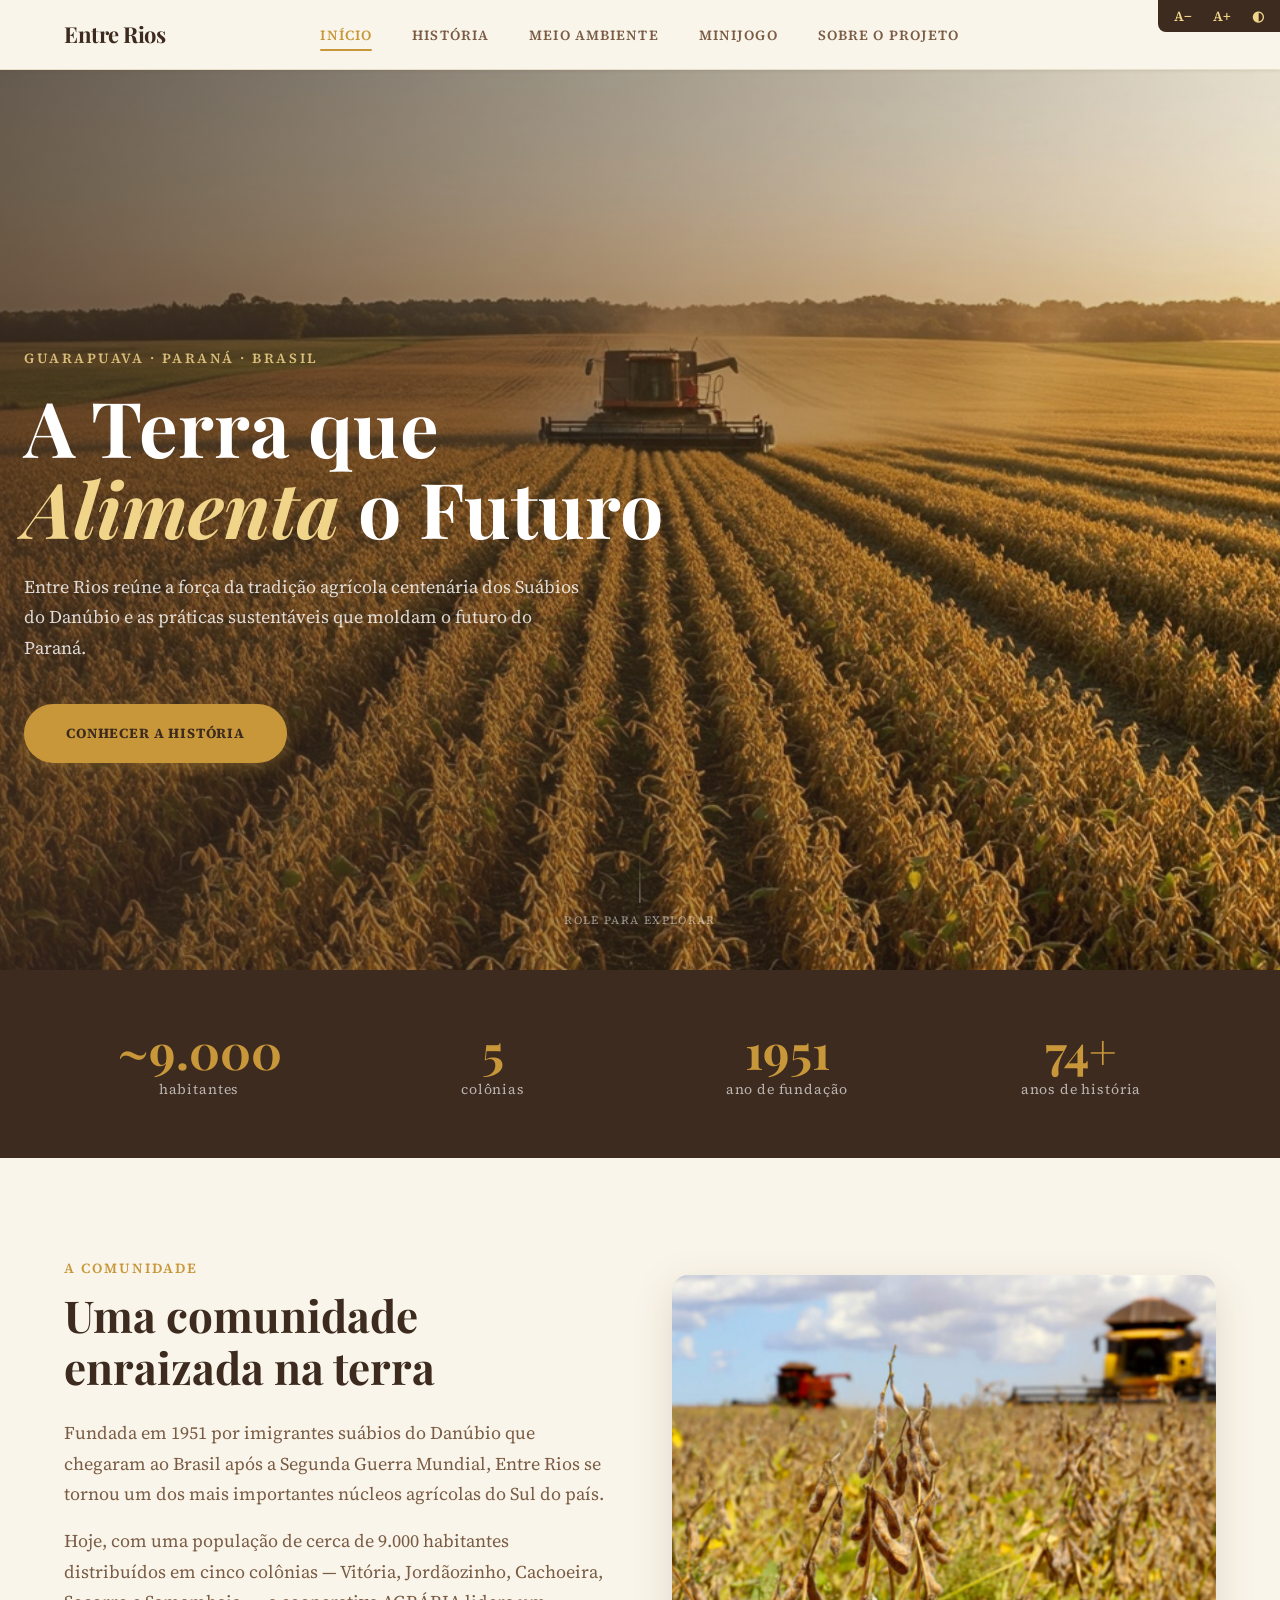
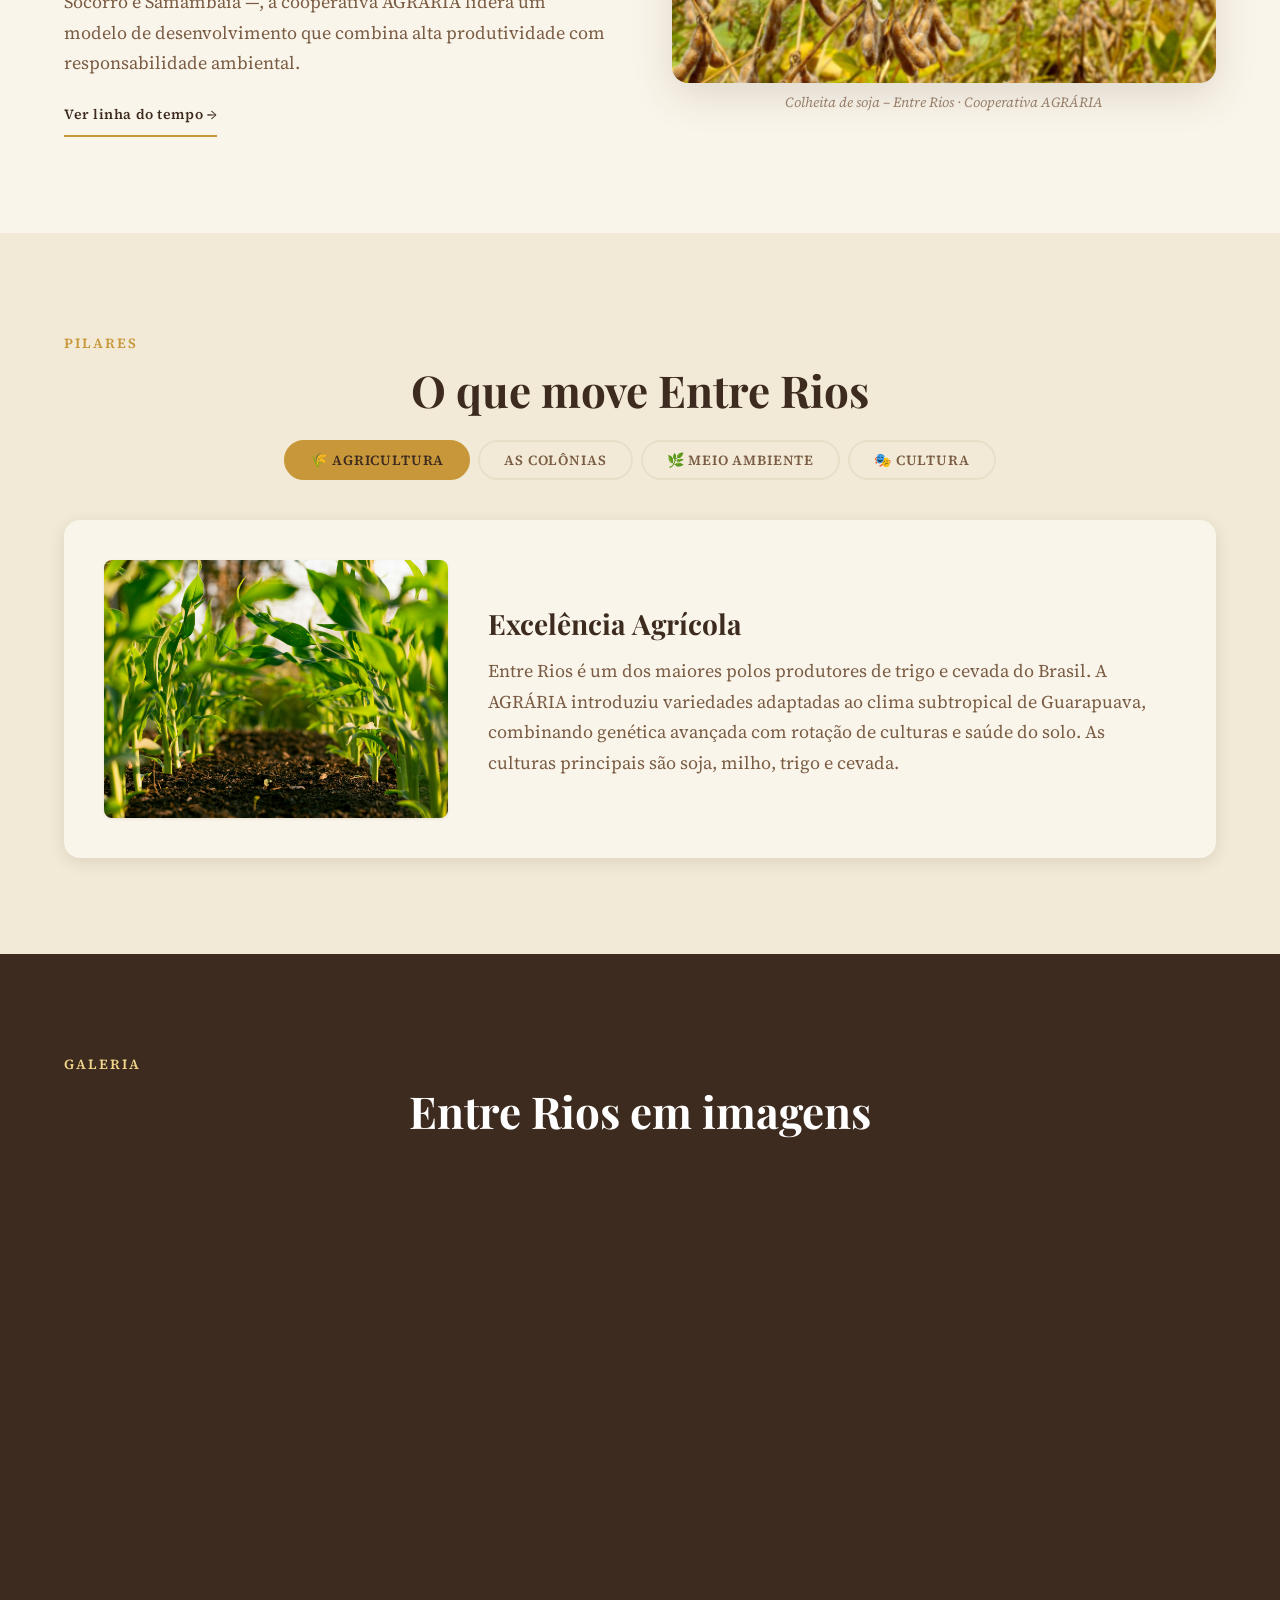
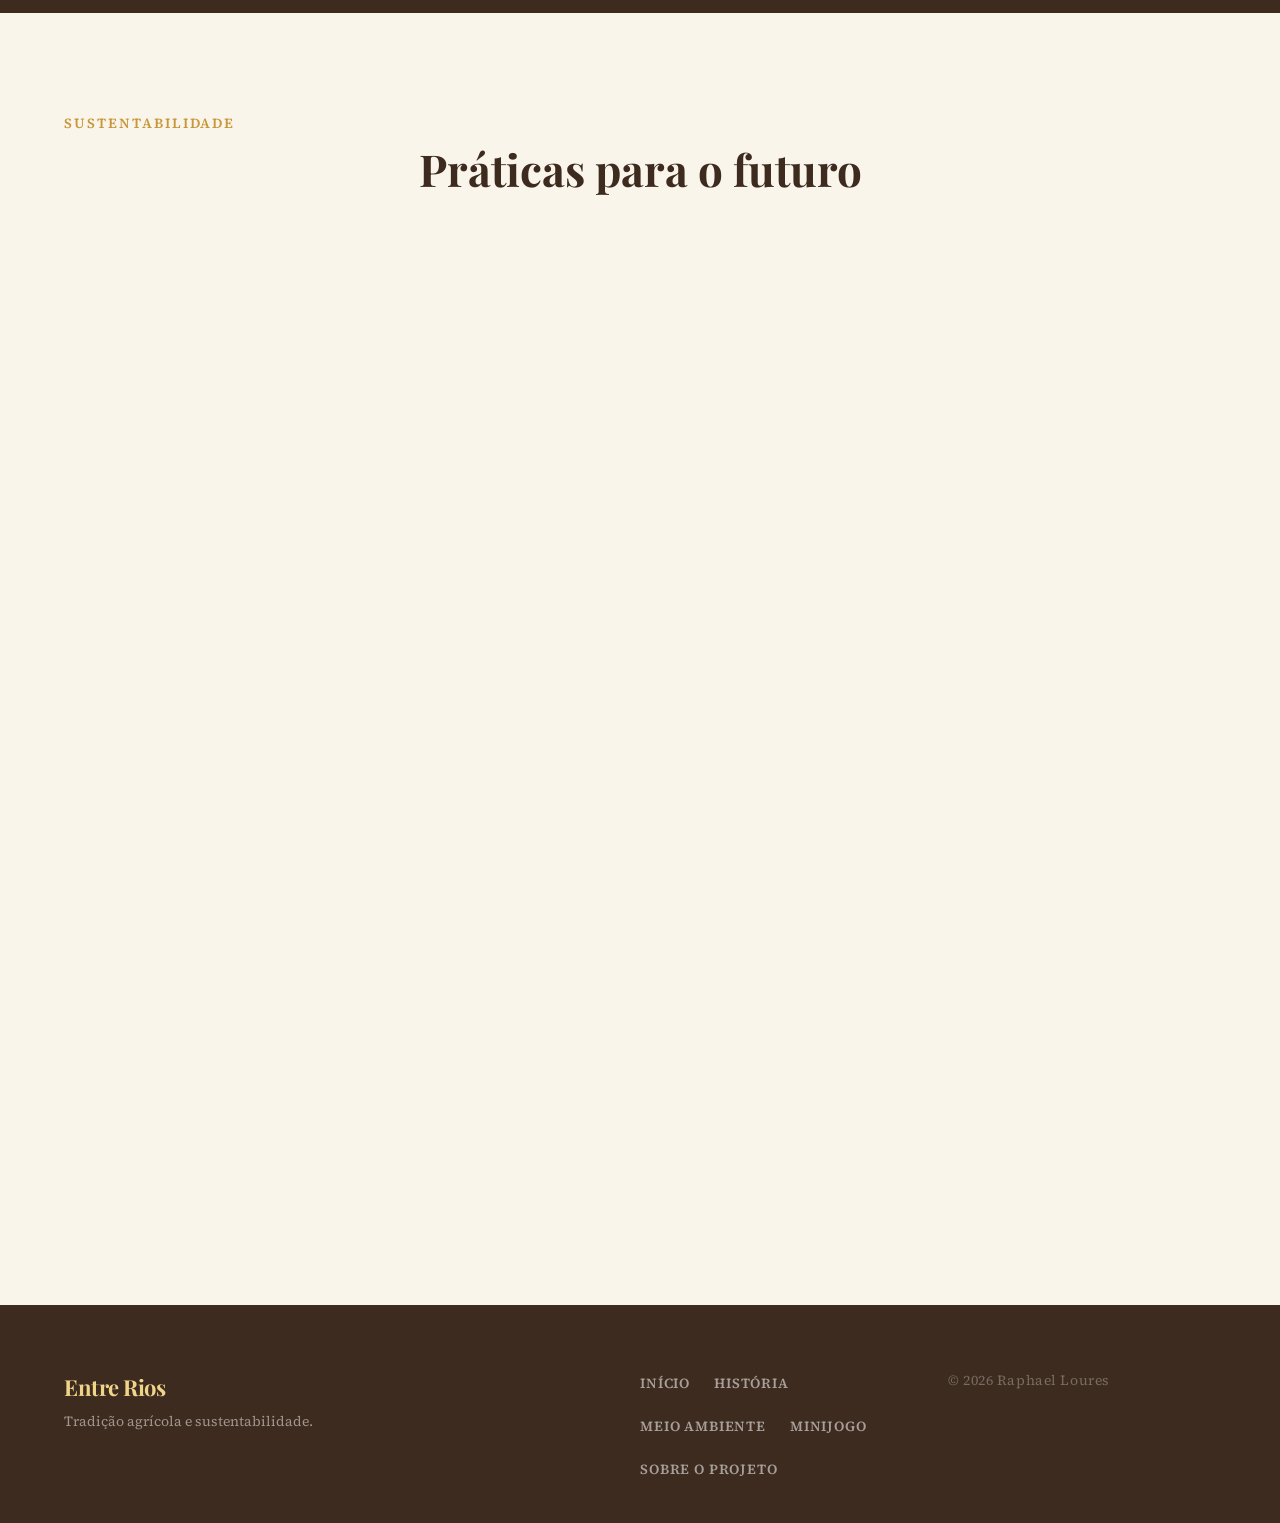
<file: index.html>
<!DOCTYPE html>
<html lang="pt-BR">
<head>
  <meta charset="UTF-8" />
  <meta name="viewport" content="width=device-width, initial-scale=1.0" />
  <meta name="description" content="Entre Rios – Tradição agrícola e sustentabilidade no coração do Paraná." />
  <title>Entre Rios – Tradição & Sustentabilidade</title>
  <link rel="stylesheet" href="style.css" />

  <link rel="preconnect" href="https://fonts.googleapis.com" />
  <link rel="preconnect" href="https://fonts.gstatic.com" crossorigin />
  <link href="https://fonts.googleapis.com/css2?family=Playfair+Display:ital,wght@0,500;0,700;1,500&family=Source+Serif+4:opsz,wght@8..60,300;8..60,400;8..60,600&display=swap" rel="stylesheet" />
</head>
<body>

  <div class="a11y-bar" role="toolbar" aria-label="Ferramentas de acessibilidade">
    <button class="a11y-btn" id="btn-font-dec" aria-label="Diminuir tamanho da fonte">A−</button>
    <button class="a11y-btn" id="btn-font-inc" aria-label="Aumentar tamanho da fonte">A+</button>
    <button class="a11y-btn" id="btn-contrast" aria-label="Alternar alto contraste">◐</button>
  </div>

  <header class="navbar" role="banner">
    <div class="navbar__inner">
      <a href="index.html" class="navbar__logo" aria-label="Início – Entre Rios">
        <span class="logo-text">Entre Rios</span>
      </a>
      <button class="navbar__toggle" id="nav-toggle" aria-expanded="false" aria-controls="nav-menu" aria-label="Abrir menu de navegação">
        <span class="burger-line"></span>
        <span class="burger-line"></span>
        <span class="burger-line"></span>
      </button>
      <nav id="nav-menu" class="navbar__nav" role="navigation" aria-label="Navegação principal">
        <ul class="nav__list" role="list">
          <li><a href="index.html"         class="nav__link active" aria-current="page">Início</a></li>
          <li><a href="historia.html"      class="nav__link">História</a></li>
          <li><a href="meio-ambiente.html" class="nav__link">Meio Ambiente</a></li>
          <li><a href="minijogo.html"      class="nav__link">MiniJogo</a></li>
          <li><a href="projeto.html"       class="nav__link">Sobre o Projeto</a></li>
        </ul>
      </nav>
    </div>
  </header>

  <main id="main-content">

    <section class="hero" aria-labelledby="hero-title">
      <div class="hero__bg" aria-hidden="true">
        <div class="hero__grain"></div>
        <div class="hero__overlay"></div>

        <div class="hero__particles" id="hero-particles"></div>
      </div>
      <div class="hero__content reveal">
        <p class="hero__eyebrow">Guarapuava · Paraná · Brasil</p>
        <h1 id="hero-title" class="hero__title">
          A Terra que<br />
          <em>Alimenta</em> o Futuro
        </h1>
        <p class="hero__subtitle">Entre Rios reúne a força da tradição agrícola centenária dos Suábios do Danúbio e as práticas sustentáveis que moldam o futuro do Paraná.</p>
        <a href="historia.html" class="btn-primary" aria-label="Conhecer a história de Entre Rios">Conhecer a História</a>
      </div>
      <div class="hero__scroll-hint" aria-hidden="true">
        <span class="scroll-line"></span>
        <span class="scroll-text">Role para explorar</span>
      </div>
    </section>

    <section class="stats-band reveal" aria-label="Dados sobre Entre Rios">
      <div id="stats-container" class="stats-grid" role="list">

      </div>
    </section>

    <section class="about section-pad reveal" aria-labelledby="about-title">
      <div class="container grid-2col">
        <div class="about__text">
          <span class="section-tag" aria-hidden="true">A Comunidade</span>
          <h2 id="about-title" class="section-title">Uma comunidade<br />enraizada na terra</h2>
          <p>Fundada em 1951 por imigrantes suábios do Danúbio que chegaram ao Brasil após a Segunda Guerra Mundial, Entre Rios se tornou um dos mais importantes núcleos agrícolas do Sul do país.</p>
          <p>Hoje, com uma população de cerca de 9.000 habitantes distribuídos em cinco colônias — Vitória, Jordãozinho, Cachoeira, Socorro e Samambaia —, a cooperativa AGRÁRIA lidera um modelo de desenvolvimento que combina alta produtividade com responsabilidade ambiental.</p>
          <a href="historia.html" class="btn-secondary">Ver linha do tempo →</a>
        </div>
        <figure class="about__visual" aria-label="Campos de trigo de Entre Rios ao entardecer">
          <div class="about__img-frame">
            <img src="img/img_soja.png" alt="Colheita de soja com colheitadeiras em Entre Rios, Guarapuava" style="width:100%;height:100%;object-fit:cover;display:block;" />
          </div>
          <figcaption class="about__caption">Colheita de soja – Entre Rios · Cooperativa AGRÁRIA</figcaption>
        </figure>
      </div>
    </section>

    <section class="pillars section-pad" aria-labelledby="pillars-title">
      <div class="container">
        <span class="section-tag" aria-hidden="true">Pilares</span>
        <h2 id="pillars-title" class="section-title section-title--center">O que move Entre Rios</h2>

        <div class="tabs reveal" role="tablist" aria-label="Pilares de Entre Rios">

          <div id="tab-buttons" role="tablist"></div>
          <div id="tab-panels" class="tabs__panels"></div>
        </div>
      </div>
    </section>

    <section class="gallery section-pad" aria-labelledby="gallery-title">
      <div class="container">
        <span class="section-tag" aria-hidden="true">Galeria</span>
        <h2 id="gallery-title" class="section-title section-title--center">Entre Rios em imagens</h2>
        <div class="carousel reveal" role="region" aria-label="Carrossel de fotos de Entre Rios" aria-roledescription="carrossel">
          <div class="carousel__track" id="carousel-track">

          </div>
          <div class="carousel__controls">
            <button class="carousel__btn" id="carousel-prev" aria-label="Slide anterior">&#8592;</button>
            <div class="carousel__dots" id="carousel-dots" role="tablist" aria-label="Navegação do carrossel"></div>
            <button class="carousel__btn" id="carousel-next" aria-label="Próximo slide">&#8594;</button>
          </div>
        </div>
      </div>
    </section>

    <section class="sustentabilidade section-pad" aria-labelledby="sust-title">
      <div class="container">
        <span class="section-tag" aria-hidden="true">Sustentabilidade</span>
        <h2 id="sust-title" class="section-title section-title--center">Práticas para o futuro</h2>
        <div class="cards-grid reveal" id="cards-container" role="list">

        </div>
      </div>
    </section>

    <section class="cta-band reveal" aria-labelledby="cta-title">
      <div class="container cta-band__inner">
        <div>
          <h2 id="cta-title" class="cta-band__title">Explore a história completa</h2>
          <p class="cta-band__sub">Da chegada dos imigrantes às conquistas do século XXI.</p>
        </div>
        <a href="historia.html" class="btn-primary btn-primary--light" aria-label="Ir para página de história">Ir para História →</a>
      </div>
    </section>

  </main>

  <footer class="footer" role="contentinfo">
    <div class="container footer__inner">
      <div class="footer__brand">
        <span class="logo-text">Entre Rios</span>
        <p class="footer__tagline">Tradição agrícola e sustentabilidade.</p>
      </div>
      <nav class="footer__nav" aria-label="Links do rodapé">
        <ul role="list">
          <li><a href="index.html">Início</a></li>
          <li><a href="historia.html">História</a></li>
          <li><a href="meio-ambiente.html">Meio Ambiente</a></li>
          <li><a href="minijogo.html">MiniJogo</a></li>
          <li><a href="projeto.html">Sobre o Projeto</a></li>
        </ul>
      </nav>
      <p class="footer__copy">© 2026 Raphael Loures </p>
    </div>
  </footer>

  <script src="script.js"></script>
</body>
</html>
</file>
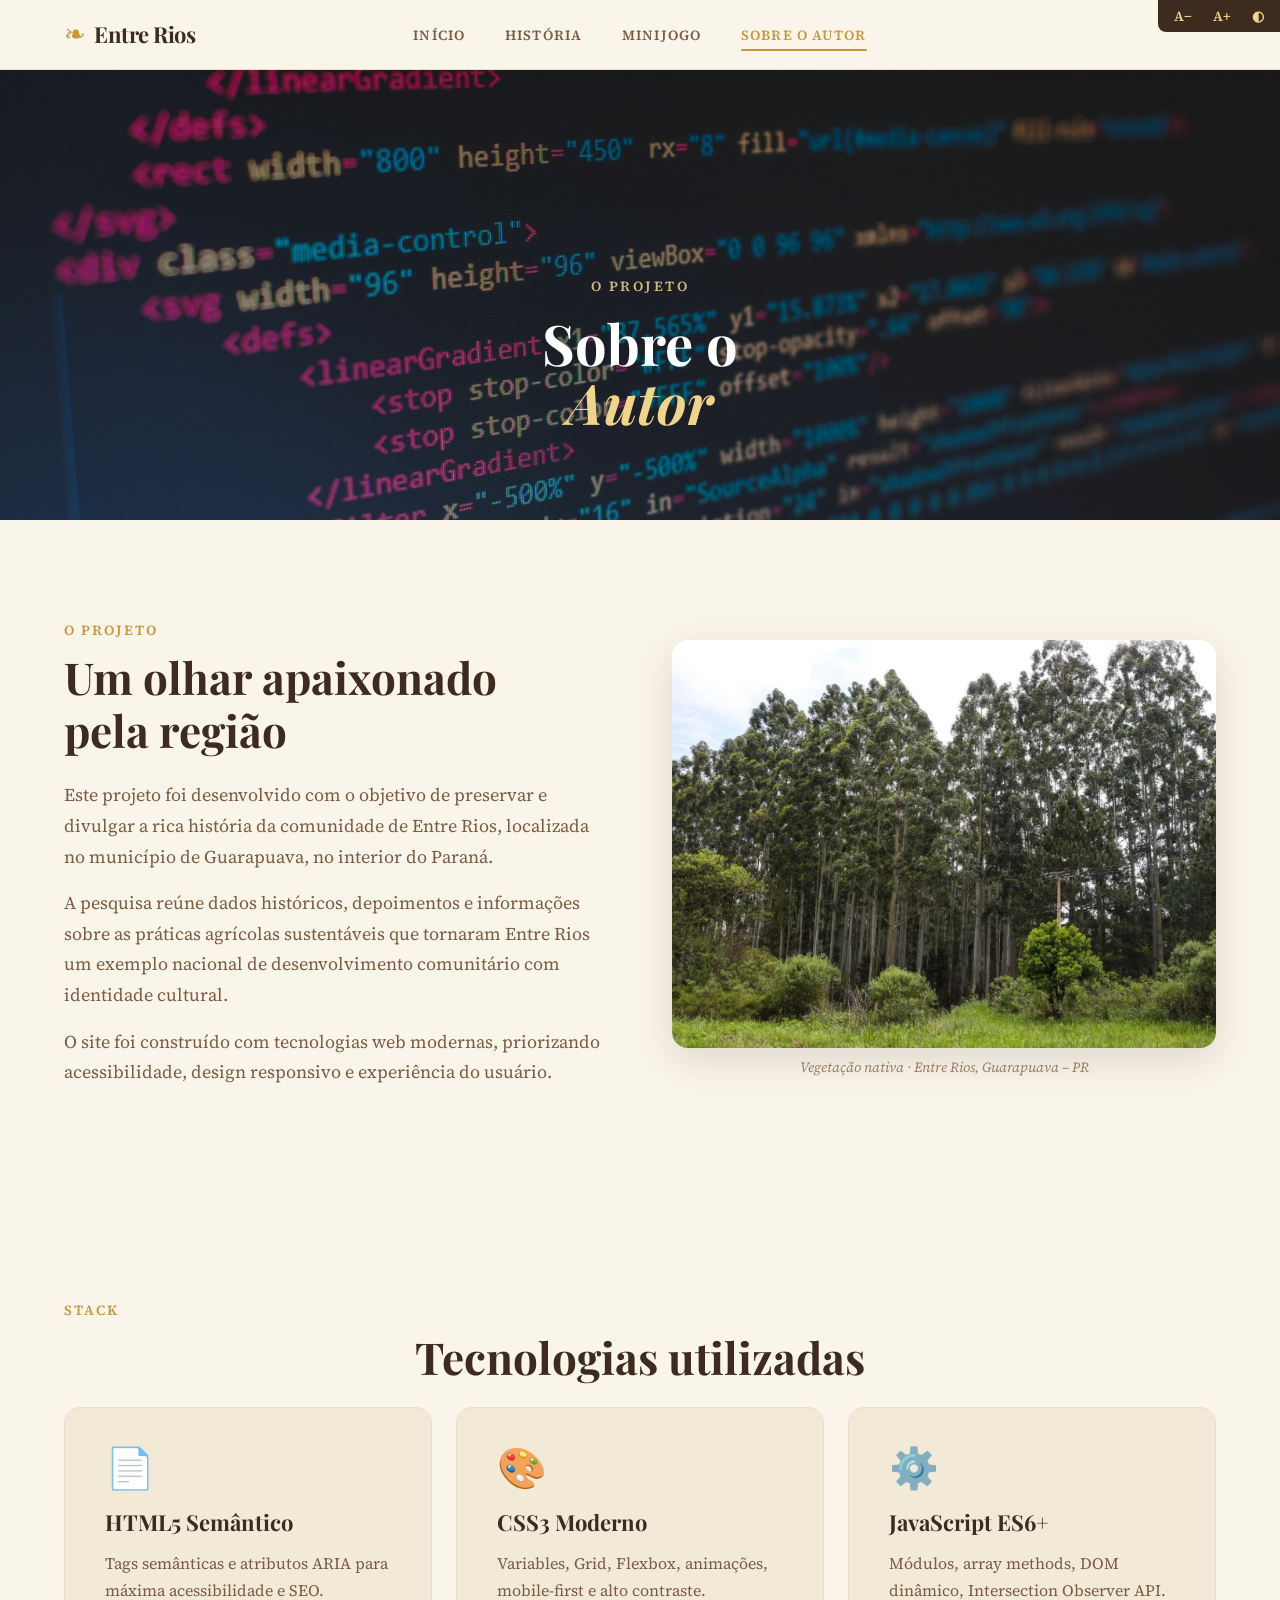
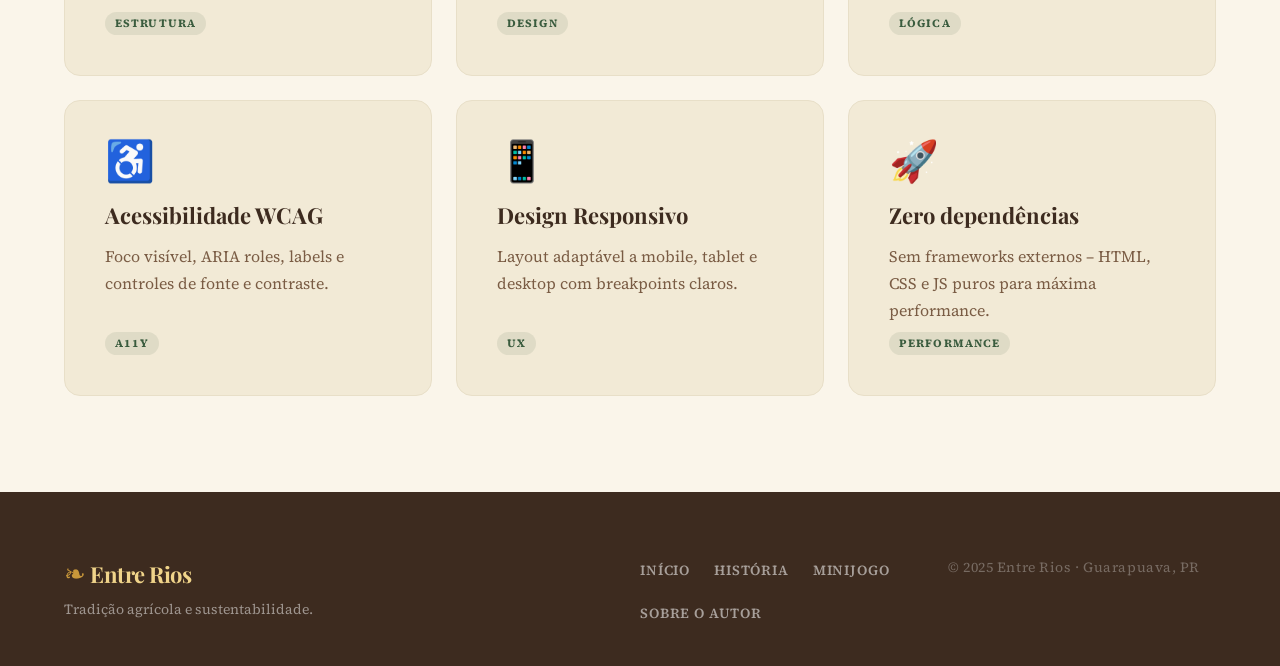
<file: autor.html>
<!DOCTYPE html>
<html lang="pt-BR">
<head>
  <meta charset="UTF-8" />
  <meta name="viewport" content="width=device-width, initial-scale=1.0" />
  <meta name="description" content="Sobre o Autor – projeto Entre Rios." />
  <title>Sobre o Autor – Entre Rios</title>
  <link rel="stylesheet" href="style.css" />
  <link rel="preconnect" href="https://fonts.googleapis.com" />
  <link rel="preconnect" href="https://fonts.gstatic.com" crossorigin />
  <link href="https://fonts.googleapis.com/css2?family=Playfair+Display:ital,wght@0,500;0,700;1,500&family=Source+Serif+4:opsz,wght@8..60,300;8..60,400;8..60,600&display=swap" rel="stylesheet" />
</head>
<body>

  <div class="a11y-bar" role="toolbar" aria-label="Ferramentas de acessibilidade">
    <button class="a11y-btn" id="btn-font-dec" aria-label="Diminuir tamanho da fonte">A−</button>
    <button class="a11y-btn" id="btn-font-inc" aria-label="Aumentar tamanho da fonte">A+</button>
    <button class="a11y-btn" id="btn-contrast" aria-label="Alternar alto contraste">◐</button>
  </div>

  <header class="navbar" role="banner">
    <div class="navbar__inner">
      <a href="index.html" class="navbar__logo" aria-label="Início – Entre Rios">
        <span class="logo-mark" aria-hidden="true">❧</span>
        <span class="logo-text">Entre Rios</span>
      </a>
      <button class="navbar__toggle" id="nav-toggle" aria-expanded="false" aria-controls="nav-menu" aria-label="Abrir menu de navegação">
        <span class="burger-line"></span>
        <span class="burger-line"></span>
        <span class="burger-line"></span>
      </button>
      <nav id="nav-menu" class="navbar__nav" role="navigation" aria-label="Navegação principal">
        <ul class="nav__list" role="list">
          <li><a href="index.html"    class="nav__link">Início</a></li>
          <li><a href="historia.html" class="nav__link">História</a></li>
          <li><a href="minijogo.html" class="nav__link">MiniJogo</a></li>
          <li><a href="autor.html"    class="nav__link active" aria-current="page">Sobre o Autor</a></li>
        </ul>
      </nav>
    </div>
  </header>

  <main id="main-content">

    <section class="page-hero page-hero--autor" aria-labelledby="autor-title">
      <div class="hero__grain" aria-hidden="true"></div>
      <div class="page-hero__content reveal">
        <p class="hero__eyebrow">O projeto</p>
        <h1 id="autor-title" class="hero__title hero__title--sm">Sobre o<br/><em>Autor</em></h1>
      </div>
    </section>

    <section class="about section-pad" aria-labelledby="autor-about-title">
      <div class="container grid-2col">
        <div class="about__text reveal">
          <span class="section-tag" aria-hidden="true">O Projeto</span>
          <h2 id="autor-about-title" class="section-title">Um olhar apaixonado<br />pela região</h2>
          <p>Este projeto foi desenvolvido com o objetivo de preservar e divulgar a rica história da comunidade de Entre Rios, localizada no município de Guarapuava, no interior do Paraná.</p>
          <p>A pesquisa reúne dados históricos, depoimentos e informações sobre as práticas agrícolas sustentáveis que tornaram Entre Rios um exemplo nacional de desenvolvimento comunitário com identidade cultural.</p>
          <p>O site foi construído com tecnologias web modernas, priorizando acessibilidade, design responsivo e experiência do usuário.</p>
        </div>
        <figure class="about__visual reveal" aria-label="Paisagem de Entre Rios">
          <div class="about__img-frame">
            <img src="img/img_mata.png" alt="Mata nativa preservada nas colônias de Entre Rios, Guarapuava" style="width:100%;height:100%;object-fit:cover;display:block;" />
          </div>
          <figcaption class="about__caption">Vegetação nativa · Entre Rios, Guarapuava – PR</figcaption>
        </figure>
      </div>
    </section>

    <!-- Cards de habilidades / tecnologias usadas -->
    <section class="sustentabilidade section-pad" aria-labelledby="tech-title">
      <div class="container">
        <span class="section-tag" aria-hidden="true">Stack</span>
        <h2 id="tech-title" class="section-title section-title--center">Tecnologias utilizadas</h2>
        <div class="cards-grid reveal" id="tech-cards" role="list">
          <!-- Renderizado via JS -->
        </div>
      </div>
    </section>

  </main>

  <footer class="footer" role="contentinfo">
    <div class="container footer__inner">
      <div class="footer__brand">
        <span class="logo-mark" aria-hidden="true">❧</span>
        <span class="logo-text">Entre Rios</span>
        <p class="footer__tagline">Tradição agrícola e sustentabilidade.</p>
      </div>
      <nav class="footer__nav" aria-label="Links do rodapé">
        <ul role="list">
          <li><a href="index.html">Início</a></li>
          <li><a href="historia.html">História</a></li>
          <li><a href="minijogo.html">MiniJogo</a></li>
          <li><a href="autor.html">Sobre o Autor</a></li>
        </ul>
      </nav>
      <p class="footer__copy">© 2025 Entre Rios · Guarapuava, PR</p>
    </div>
  </footer>

  <script src="script.js"></script>
</body>
</html>
</file>
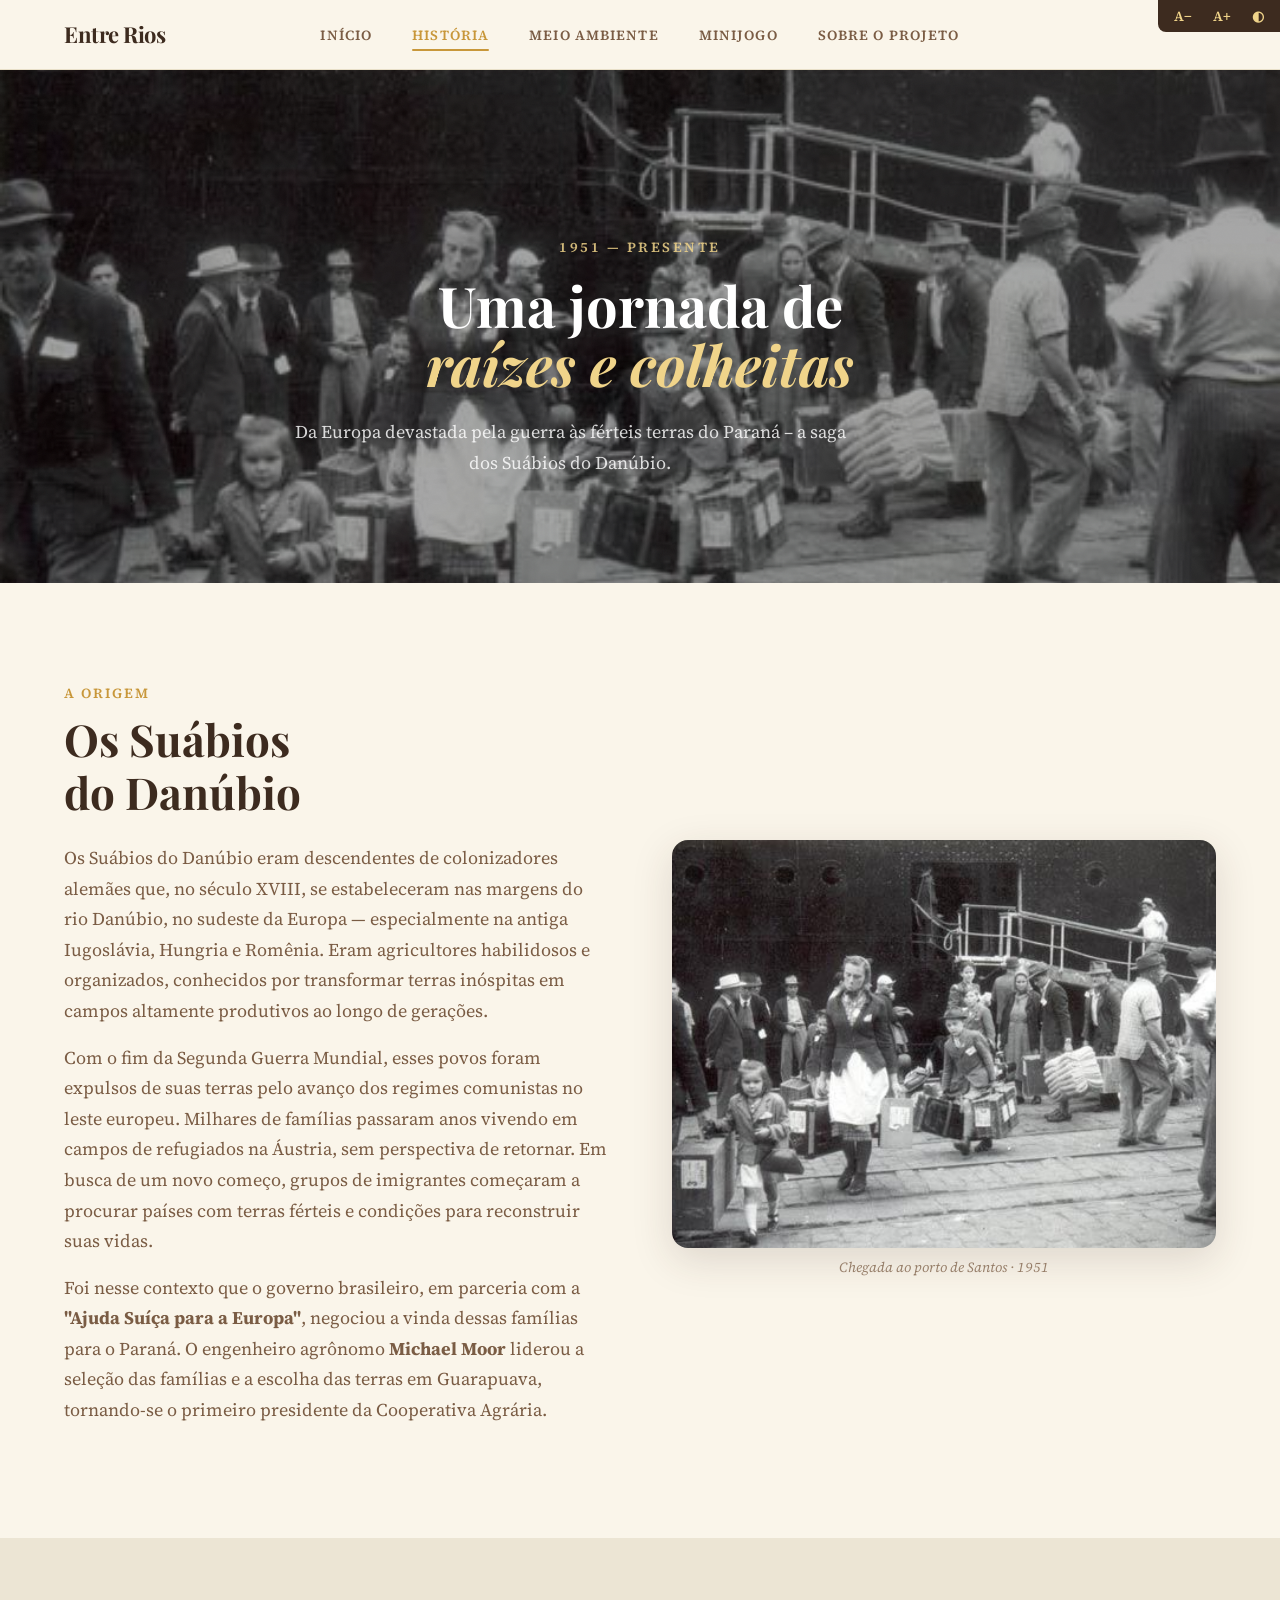
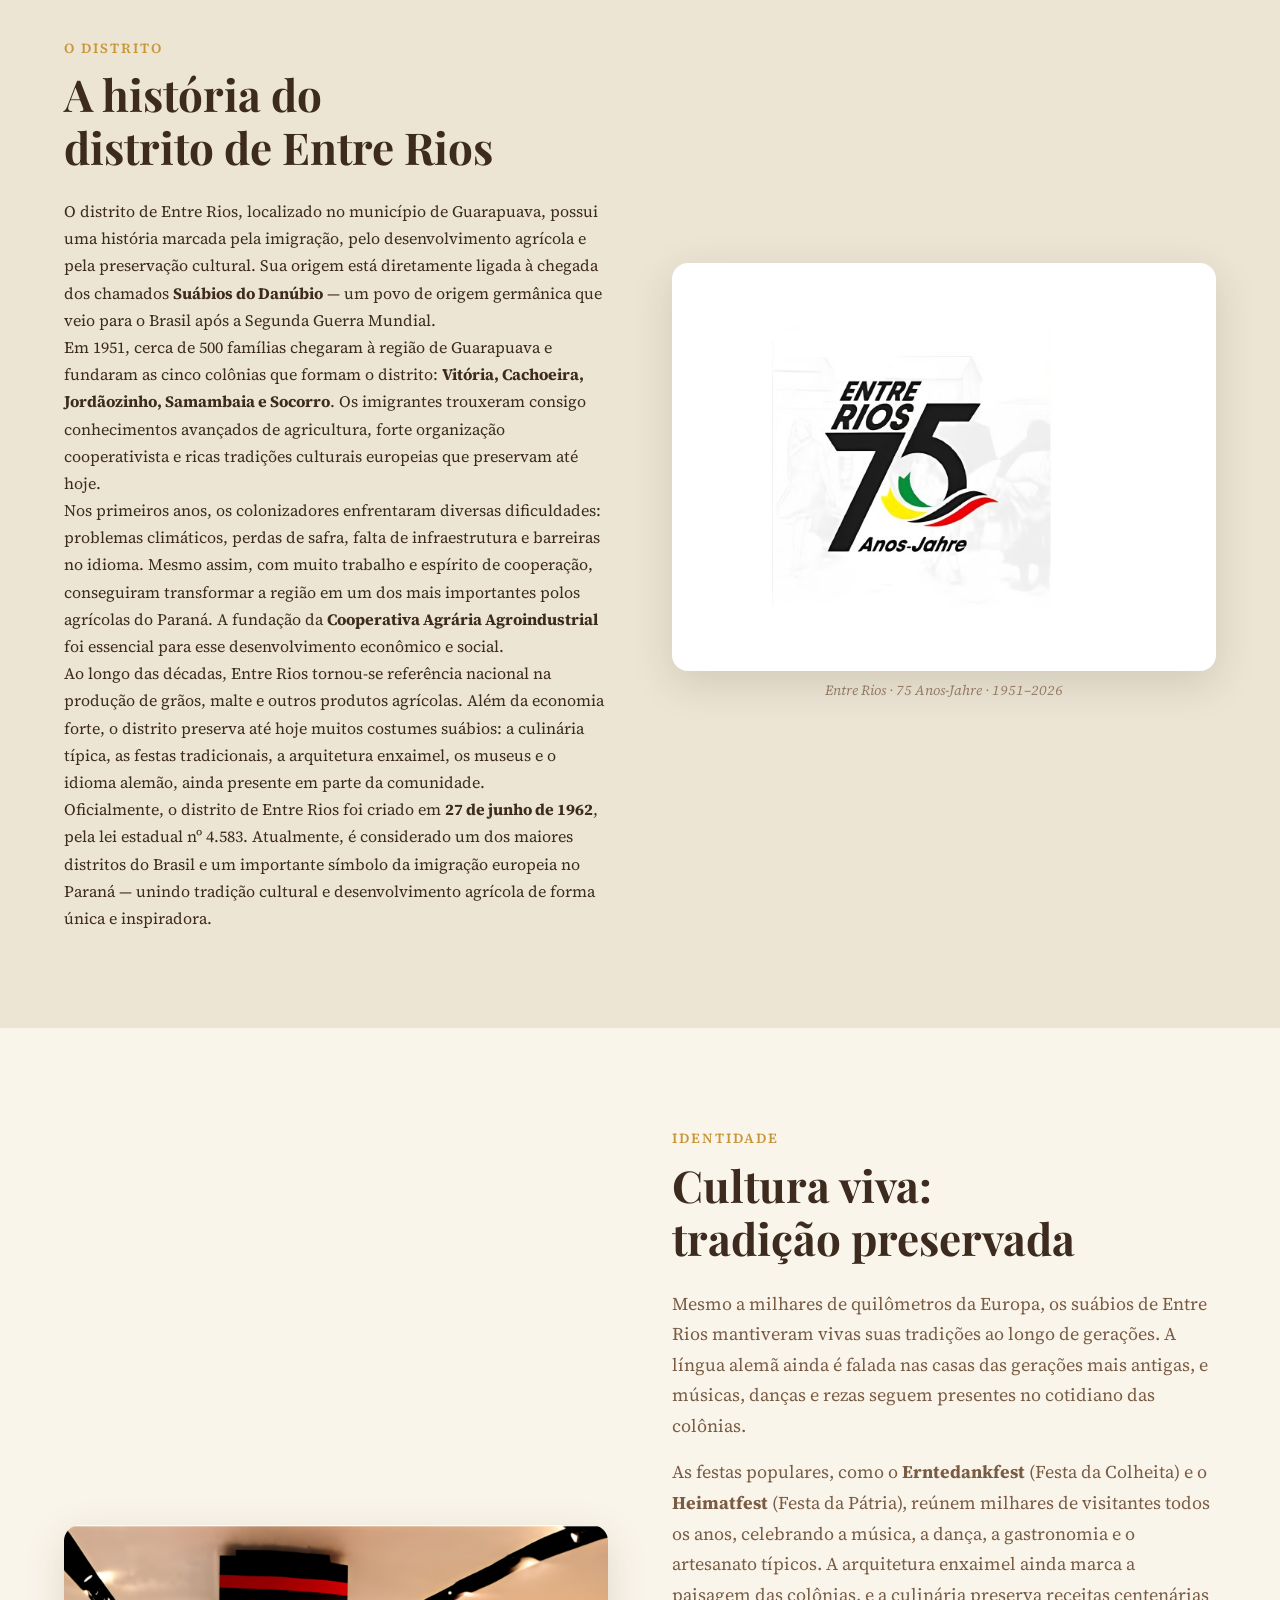
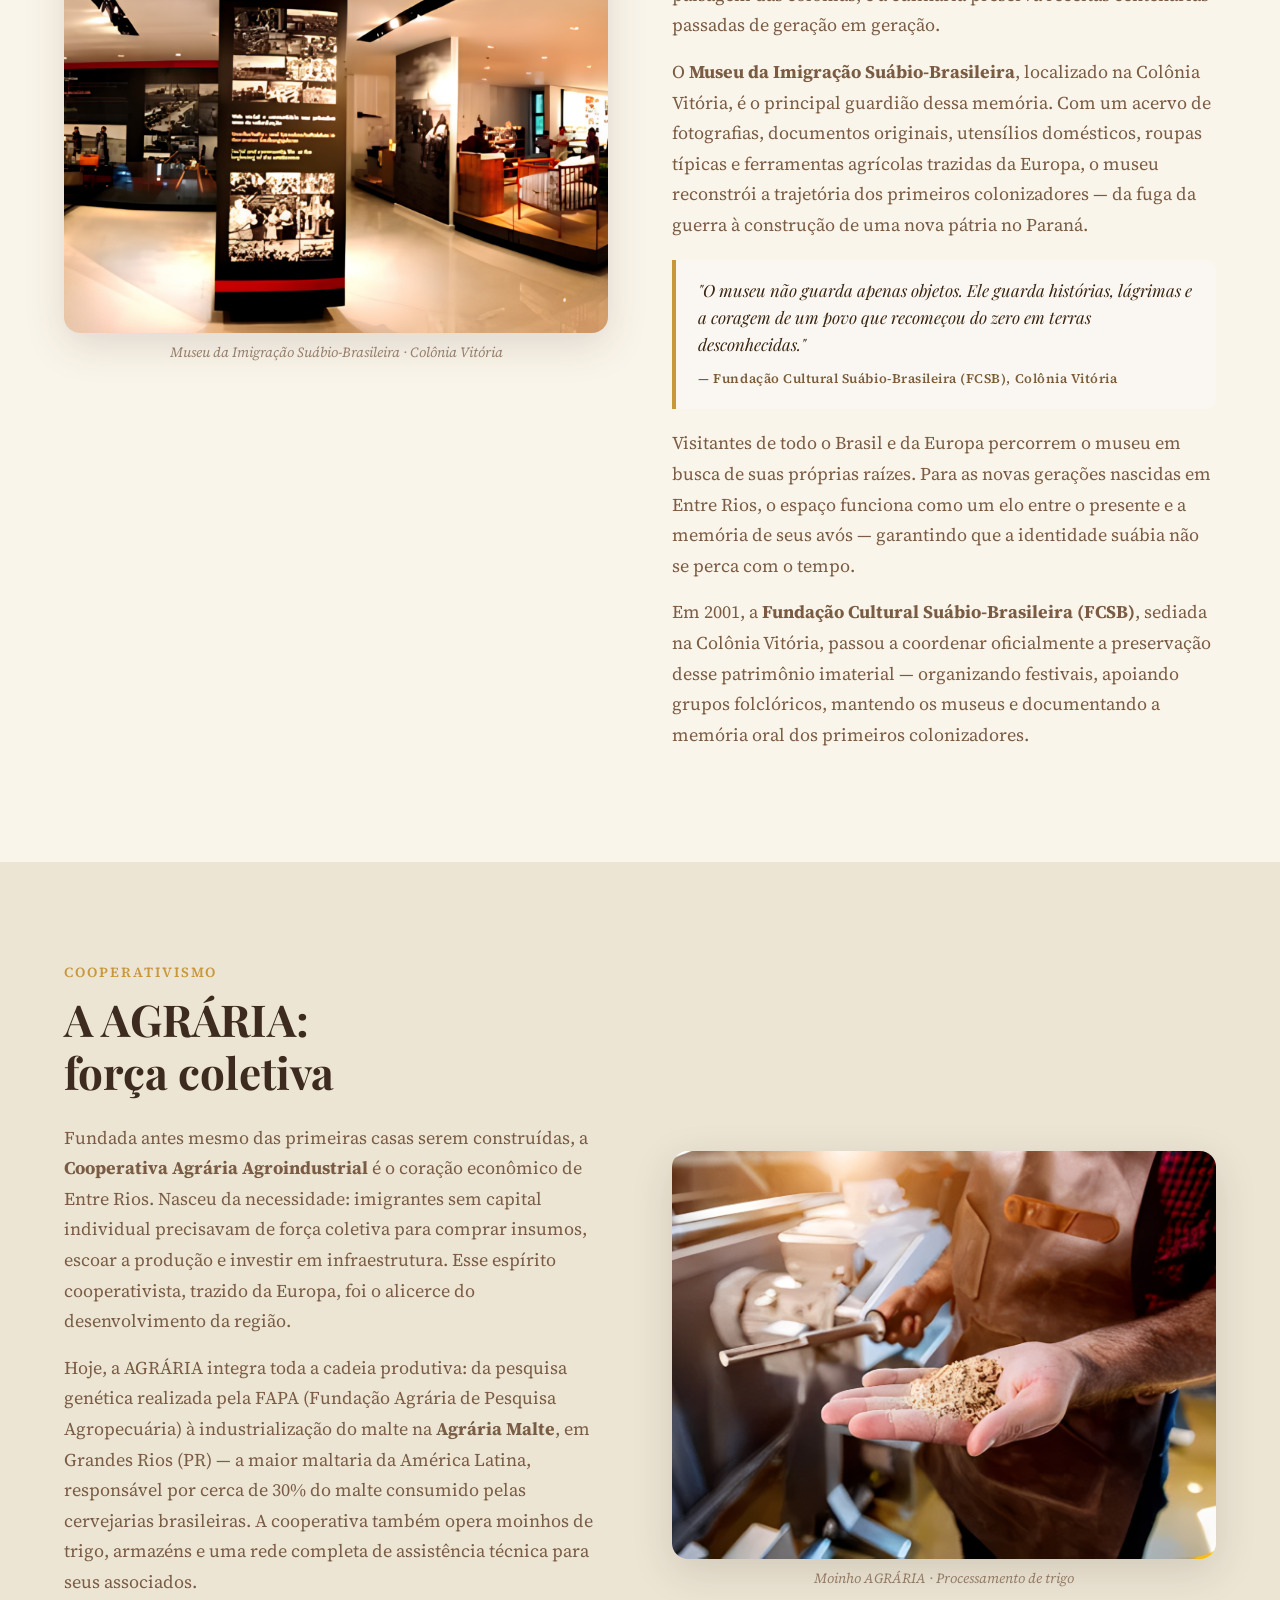
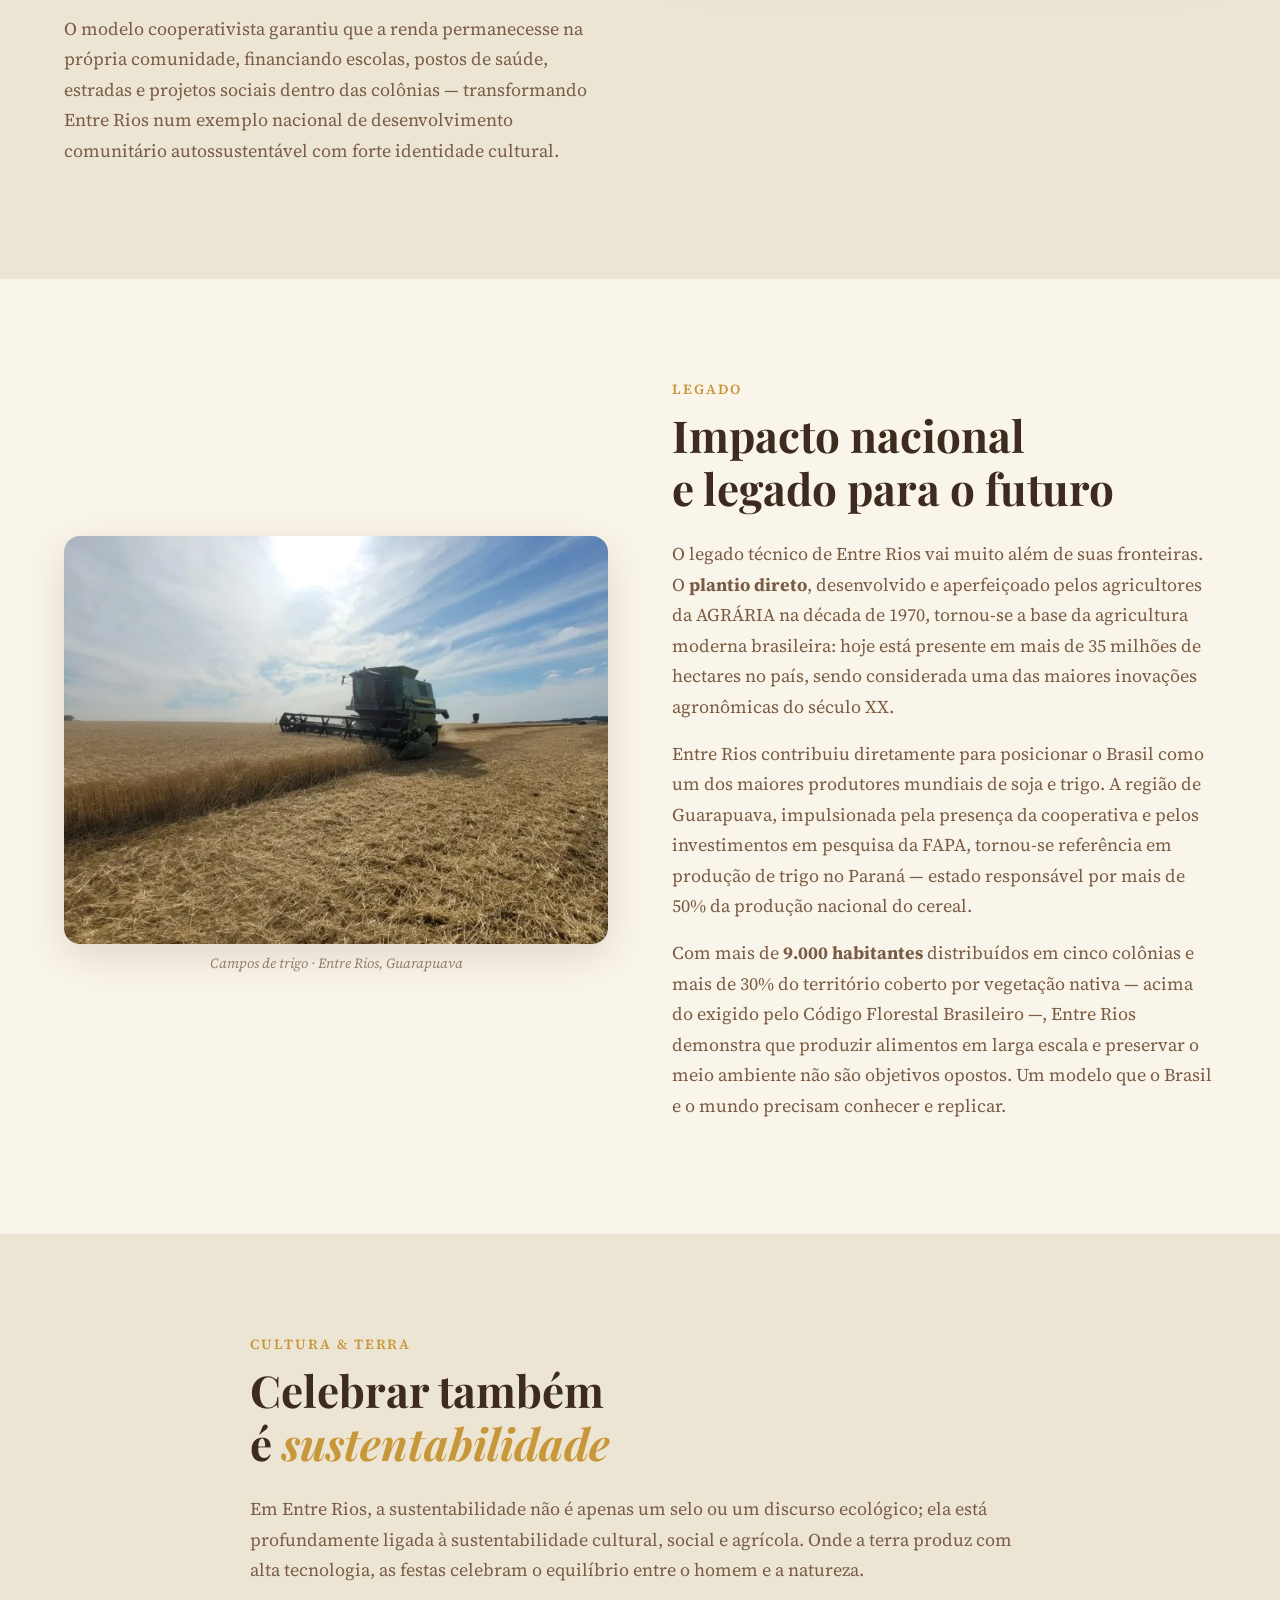
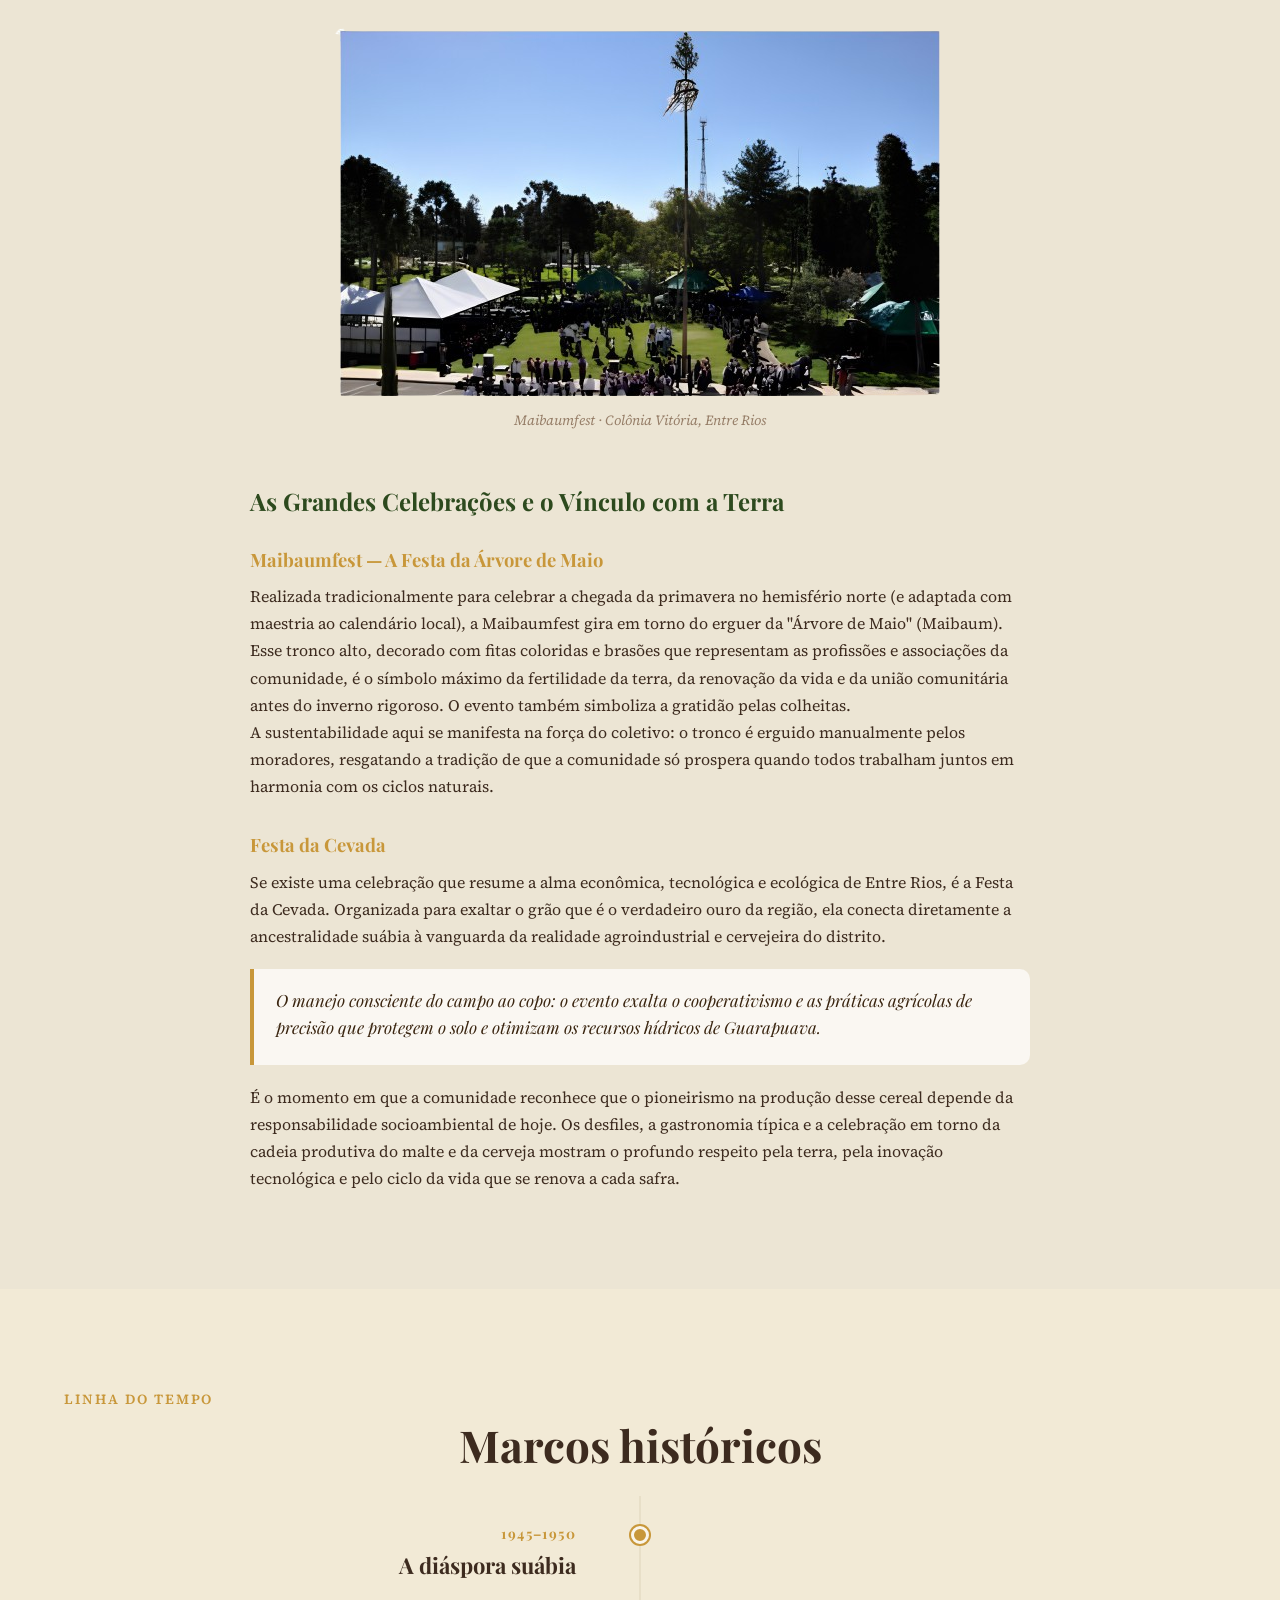
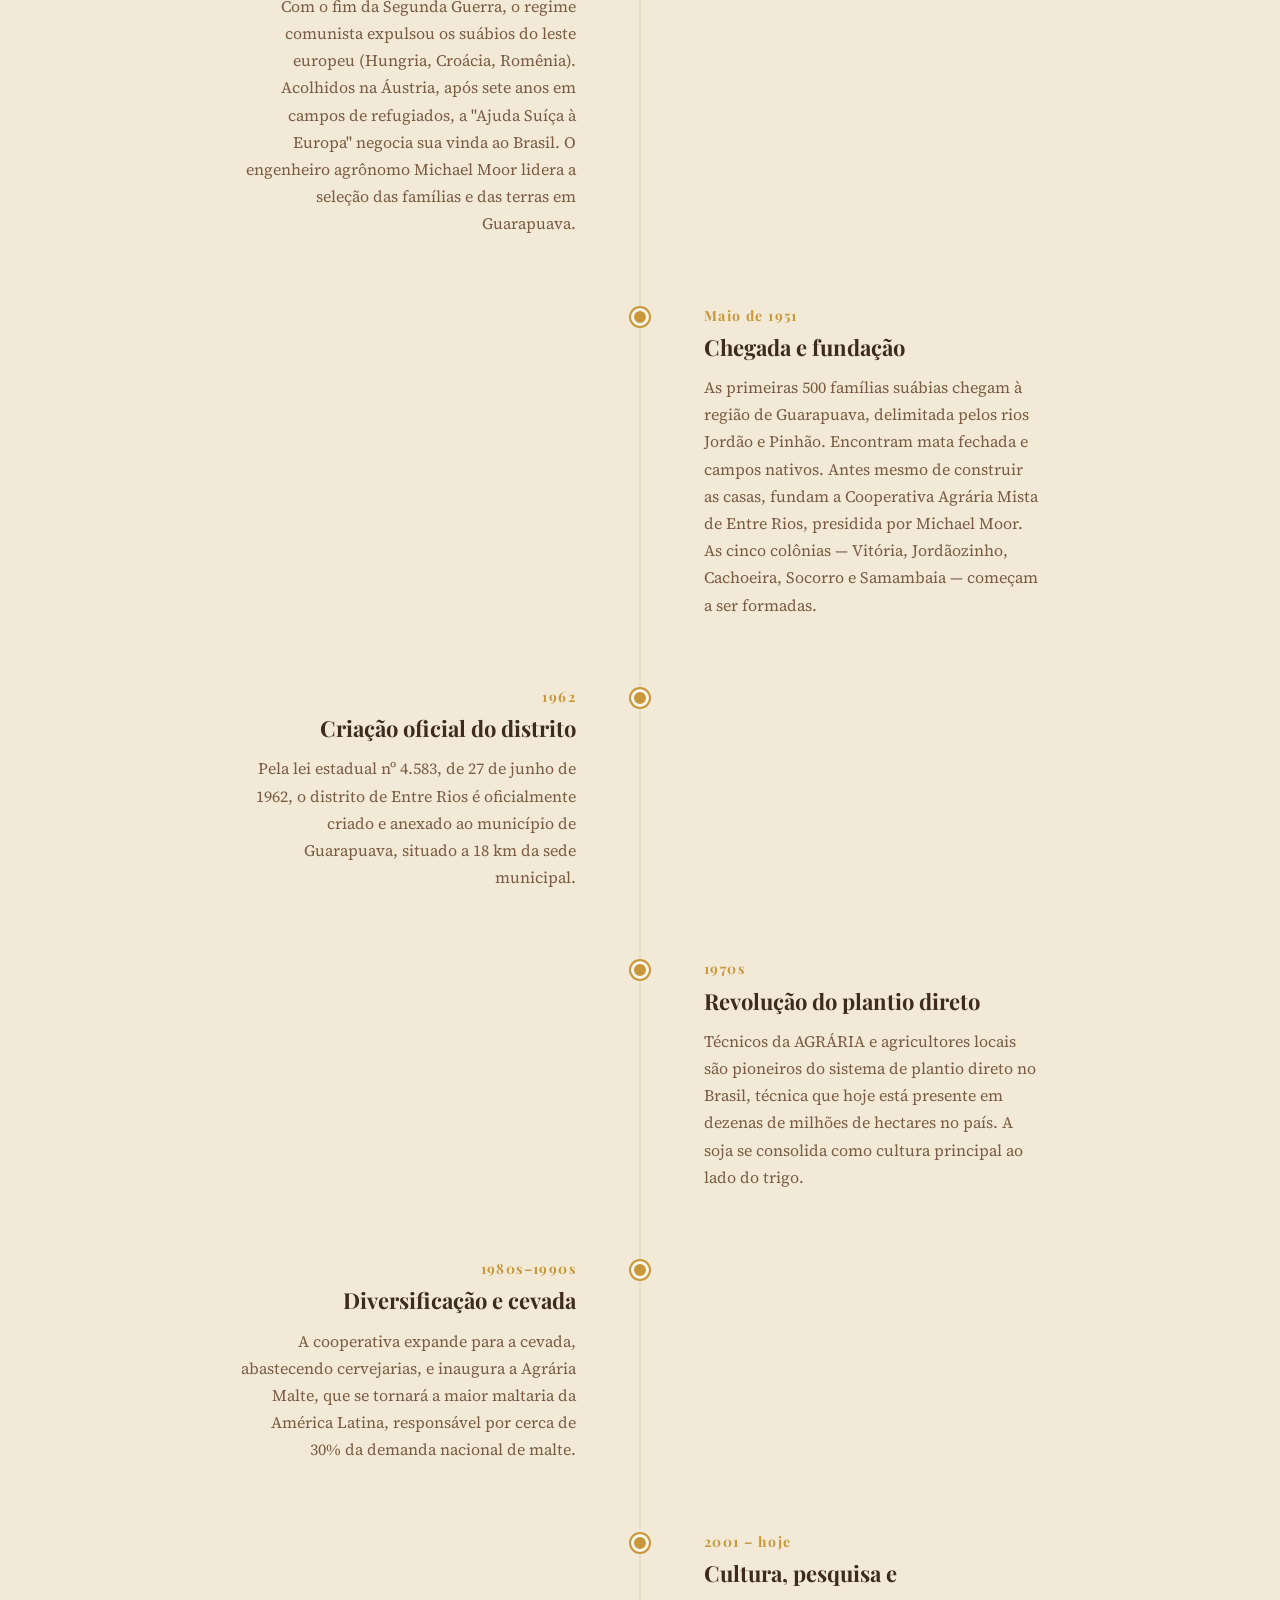
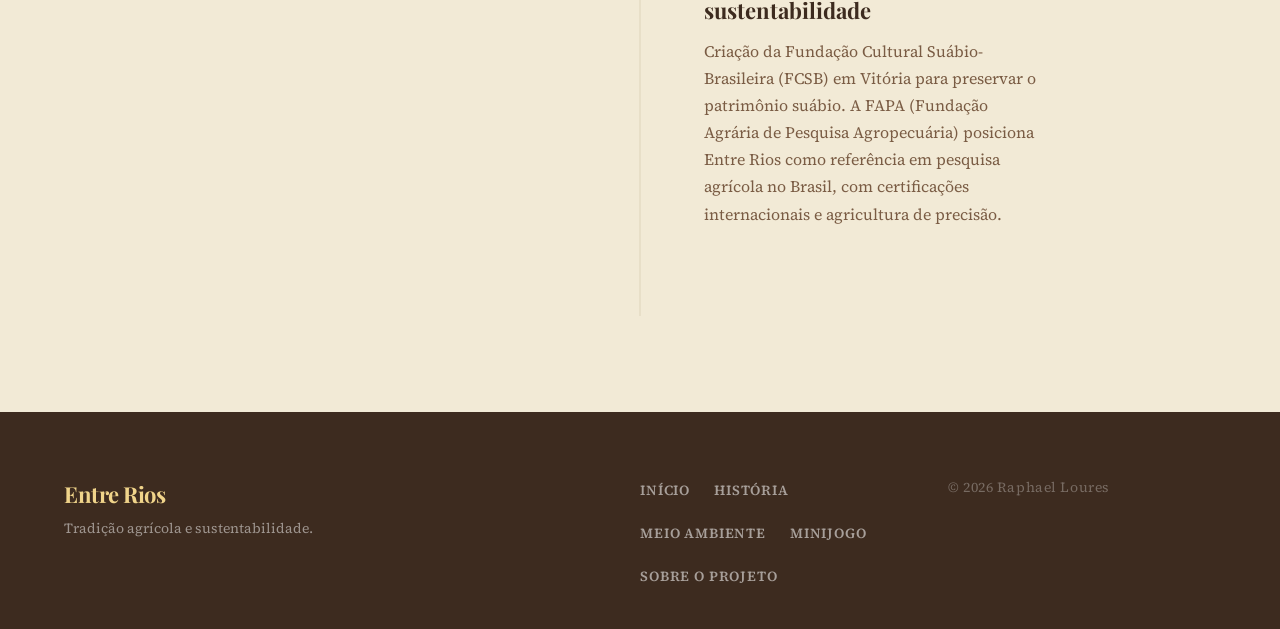
<file: historia.html>
<!DOCTYPE html>
<html lang="pt-BR">
<head>
  <meta charset="UTF-8" />
  <meta name="viewport" content="width=device-width, initial-scale=1.0" />
  <meta name="description" content="História de Entre Rios – Linha do tempo dos Suábios do Danúbio no Paraná." />
  <title>História – Entre Rios</title>
  <link rel="stylesheet" href="style.css" />
  <link rel="preconnect" href="https://fonts.googleapis.com" />
  <link rel="preconnect" href="https://fonts.gstatic.com" crossorigin />
  <link href="https://fonts.googleapis.com/css2?family=Playfair+Display:ital,wght@0,500;0,700;1,500&family=Source+Serif+4:opsz,wght@8..60,300;8..60,400;8..60,600&display=swap" rel="stylesheet" />
  <style>
    .quote-block {
      border-left: 4px solid #c8973a;
      background: #faf7f2;
      border-radius: 0 10px 10px 0;
      padding: 1.1rem 1.4rem;
      margin: 1.2rem 0;
    }
    .quote-block p {
      font-family: 'Playfair Display', serif;
      font-style: italic;
      font-size: 1.05rem;
      color: #3a2510;
      margin: 0 0 .4rem;
      line-height: 1.6;
    }
    .quote-block cite {
      font-size: .82rem;
      color: #7a5c38;
      font-style: normal;
      font-weight: 600;
      letter-spacing: .04em;
    }
  </style>
</head>
<body>

  <div class="a11y-bar" role="toolbar" aria-label="Ferramentas de acessibilidade">
    <button class="a11y-btn" id="btn-font-dec" aria-label="Diminuir tamanho da fonte">A−</button>
    <button class="a11y-btn" id="btn-font-inc" aria-label="Aumentar tamanho da fonte">A+</button>
    <button class="a11y-btn" id="btn-contrast" aria-label="Alternar alto contraste">◐</button>
  </div>

  <header class="navbar" role="banner">
    <div class="navbar__inner">
      <a href="index.html" class="navbar__logo" aria-label="Início – Entre Rios">
        <span class="logo-text">Entre Rios</span>
      </a>
      <button class="navbar__toggle" id="nav-toggle" aria-expanded="false" aria-controls="nav-menu" aria-label="Abrir menu de navegação">
        <span class="burger-line"></span>
        <span class="burger-line"></span>
        <span class="burger-line"></span>
      </button>
      <nav id="nav-menu" class="navbar__nav" role="navigation" aria-label="Navegação principal">
        <ul class="nav__list" role="list">
          <li><a href="index.html"         class="nav__link">Início</a></li>
          <li><a href="historia.html"      class="nav__link active" aria-current="page">História</a></li>
          <li><a href="meio-ambiente.html" class="nav__link">Meio Ambiente</a></li>
          <li><a href="minijogo.html"      class="nav__link">MiniJogo</a></li>
          <li><a href="projeto.html"       class="nav__link">Sobre o Projeto</a></li>
        </ul>
      </nav>
    </div>
  </header>

  <main id="main-content">

    <section class="page-hero page-hero--historia-bg" aria-labelledby="page-hero-title">
      <div class="hero__grain" aria-hidden="true"></div>
      <div class="page-hero__content reveal">
        <p class="hero__eyebrow">1951 — presente</p>
        <h1 id="page-hero-title" class="hero__title hero__title--sm">Uma jornada de<br/><em>raízes e colheitas</em></h1>
        <p class="hero__subtitle">Da Europa devastada pela guerra às férteis terras do Paraná – a saga dos Suábios do Danúbio.</p>
      </div>
    </section>

    <section class="about section-pad" aria-labelledby="hist-intro-title">
      <div class="container grid-2col">
        <div class="about__text reveal">
          <span class="section-tag" aria-hidden="true">A Origem</span>
          <h2 id="hist-intro-title" class="section-title">Os Suábios<br />do Danúbio</h2>
          <p>Os Suábios do Danúbio eram descendentes de colonizadores alemães que, no século XVIII, se estabeleceram nas margens do rio Danúbio, no sudeste da Europa — especialmente na antiga Iugoslávia, Hungria e Romênia. Eram agricultores habilidosos e organizados, conhecidos por transformar terras inóspitas em campos altamente produtivos ao longo de gerações.</p>
          <p>Com o fim da Segunda Guerra Mundial, esses povos foram expulsos de suas terras pelo avanço dos regimes comunistas no leste europeu. Milhares de famílias passaram anos vivendo em campos de refugiados na Áustria, sem perspectiva de retornar. Em busca de um novo começo, grupos de imigrantes começaram a procurar países com terras férteis e condições para reconstruir suas vidas.</p>
          <p>Foi nesse contexto que o governo brasileiro, em parceria com a <strong>"Ajuda Suíça para a Europa"</strong>, negociou a vinda dessas famílias para o Paraná. O engenheiro agrônomo <strong>Michael Moor</strong> liderou a seleção das famílias e a escolha das terras em Guarapuava, tornando-se o primeiro presidente da Cooperativa Agrária.</p>
        </div>
        <figure class="about__visual reveal" aria-label="Chegada dos imigrantes suábios ao Paraná">
          <div class="about__img-frame">
            <img src="img/img_imigrantes.png" alt="Famílias suábias desembarcando com suas bagagens no porto, 1951" style="width:100%;height:100%;object-fit:cover;object-position:center top;display:block;" />
          </div>
          <figcaption class="about__caption">Chegada ao porto de Santos · 1951</figcaption>
        </figure>
      </div>
    </section>

    <section class="about section-pad" style="background:var(--color-cream-dk, #ece5d4);" aria-labelledby="distrito-title">
      <div class="container grid-2col">
        <div style="max-width:780px;" class="reveal">
          <span class="section-tag" aria-hidden="true">O Distrito</span>
          <h2 id="distrito-title" class="section-title">A história do<br />distrito de Entre Rios</h2>
          <p>O distrito de Entre Rios, localizado no município de Guarapuava, possui uma história marcada pela imigração, pelo desenvolvimento agrícola e pela preservação cultural. Sua origem está diretamente ligada à chegada dos chamados <strong>Suábios do Danúbio</strong> — um povo de origem germânica que veio para o Brasil após a Segunda Guerra Mundial.</p>
          <p>Em 1951, cerca de 500 famílias chegaram à região de Guarapuava e fundaram as cinco colônias que formam o distrito: <strong>Vitória, Cachoeira, Jordãozinho, Samambaia e Socorro</strong>. Os imigrantes trouxeram consigo conhecimentos avançados de agricultura, forte organização cooperativista e ricas tradições culturais europeias que preservam até hoje.</p>
          <p>Nos primeiros anos, os colonizadores enfrentaram diversas dificuldades: problemas climáticos, perdas de safra, falta de infraestrutura e barreiras no idioma. Mesmo assim, com muito trabalho e espírito de cooperação, conseguiram transformar a região em um dos mais importantes polos agrícolas do Paraná. A fundação da <strong>Cooperativa Agrária Agroindustrial</strong> foi essencial para esse desenvolvimento econômico e social.</p>
          <p>Ao longo das décadas, Entre Rios tornou-se referência nacional na produção de grãos, malte e outros produtos agrícolas. Além da economia forte, o distrito preserva até hoje muitos costumes suábios: a culinária típica, as festas tradicionais, a arquitetura enxaimel, os museus e o idioma alemão, ainda presente em parte da comunidade.</p>
          <p>Oficialmente, o distrito de Entre Rios foi criado em <strong>27 de junho de 1962</strong>, pela lei estadual nº 4.583. Atualmente, é considerado um dos maiores distritos do Brasil e um importante símbolo da imigração europeia no Paraná — unindo tradição cultural e desenvolvimento agrícola de forma única e inspiradora.</p>
        </div>
        <figure class="about__visual reveal" aria-label="Logo 75 anos de Entre Rios">
          <div class="about__img-frame" style="background:#fff;display:flex;align-items:center;justify-content:center;padding:1.5rem;">
            <img src="img/Agraria75anos.png" alt="Logo comemorativa dos 75 anos de Entre Rios – Anos-Jahre" style="width:100%;height:100%;object-fit:contain;display:block;" />
          </div>
          <figcaption class="about__caption">Entre Rios · 75 Anos-Jahre · 1951–2026</figcaption>
        </figure>
      </div>
    </section>

    <section class="about section-pad" aria-labelledby="cultura-title">
      <div class="container grid-2col">
        <figure class="about__visual reveal" aria-label="Interior do Museu da Imigração Suábio-Brasileira">
          <div class="about__img-frame">
            <img src="img/Museu.png" alt="Interior do Museu da Imigração Suábio-Brasileira na Colônia Vitória, Entre Rios" style="width:100%;height:100%;object-fit:cover;display:block;" />
          </div>
          <figcaption class="about__caption">Museu da Imigração Suábio-Brasileira · Colônia Vitória</figcaption>
        </figure>
        <div class="about__text reveal">
          <span class="section-tag" aria-hidden="true">Identidade</span>
          <h2 id="cultura-title" class="section-title">Cultura viva:<br />tradição preservada</h2>
          <p>Mesmo a milhares de quilômetros da Europa, os suábios de Entre Rios mantiveram vivas suas tradições ao longo de gerações. A língua alemã ainda é falada nas casas das gerações mais antigas, e músicas, danças e rezas seguem presentes no cotidiano das colônias.</p>
          <p>As festas populares, como o <strong>Erntedankfest</strong> (Festa da Colheita) e o <strong>Heimatfest</strong> (Festa da Pátria), reúnem milhares de visitantes todos os anos, celebrando a música, a dança, a gastronomia e o artesanato típicos. A arquitetura enxaimel ainda marca a paisagem das colônias, e a culinária preserva receitas centenárias passadas de geração em geração.</p>
          <p>O <strong>Museu da Imigração Suábio-Brasileira</strong>, localizado na Colônia Vitória, é o principal guardião dessa memória. Com um acervo de fotografias, documentos originais, utensílios domésticos, roupas típicas e ferramentas agrícolas trazidas da Europa, o museu reconstrói a trajetória dos primeiros colonizadores — da fuga da guerra à construção de uma nova pátria no Paraná.</p>
          <div class="quote-block">
            <p>"O museu não guarda apenas objetos. Ele guarda histórias, lágrimas e a coragem de um povo que recomeçou do zero em terras desconhecidas."</p>
            <cite>— Fundação Cultural Suábio-Brasileira (FCSB), Colônia Vitória</cite>
          </div>
          <p>Visitantes de todo o Brasil e da Europa percorrem o museu em busca de suas próprias raízes. Para as novas gerações nascidas em Entre Rios, o espaço funciona como um elo entre o presente e a memória de seus avós — garantindo que a identidade suábia não se perca com o tempo.</p>
          <p>Em 2001, a <strong>Fundação Cultural Suábio-Brasileira (FCSB)</strong>, sediada na Colônia Vitória, passou a coordenar oficialmente a preservação desse patrimônio imaterial — organizando festivais, apoiando grupos folclóricos, mantendo os museus e documentando a memória oral dos primeiros colonizadores.</p>
        </div>
      </div>
    </section>

    <section class="about section-pad" style="background:var(--color-cream-dk, #ece5d4);" aria-labelledby="cooperativa-title">
      <div class="container grid-2col">
        <div class="about__text reveal">
          <span class="section-tag" aria-hidden="true">Cooperativismo</span>
          <h2 id="cooperativa-title" class="section-title">A AGRÁRIA:<br />força coletiva</h2>
          <p>Fundada antes mesmo das primeiras casas serem construídas, a <strong>Cooperativa Agrária Agroindustrial</strong> é o coração econômico de Entre Rios. Nasceu da necessidade: imigrantes sem capital individual precisavam de força coletiva para comprar insumos, escoar a produção e investir em infraestrutura. Esse espírito cooperativista, trazido da Europa, foi o alicerce do desenvolvimento da região.</p>
          <p>Hoje, a AGRÁRIA integra toda a cadeia produtiva: da pesquisa genética realizada pela FAPA (Fundação Agrária de Pesquisa Agropecuária) à industrialização do malte na <strong>Agrária Malte</strong>, em Grandes Rios (PR) — a maior maltaria da América Latina, responsável por cerca de 30% do malte consumido pelas cervejarias brasileiras. A cooperativa também opera moinhos de trigo, armazéns e uma rede completa de assistência técnica para seus associados.</p>
          <p>O modelo cooperativista garantiu que a renda permanecesse na própria comunidade, financiando escolas, postos de saúde, estradas e projetos sociais dentro das colônias — transformando Entre Rios num exemplo nacional de desenvolvimento comunitário autossustentável com forte identidade cultural.</p>
        </div>
        <figure class="about__visual reveal" aria-label="Interior do moinho da Cooperativa AGRÁRIA">
          <div class="about__img-frame">
            <img src="img/img_moagem.png" alt="Interior do moinho de trigo da Cooperativa AGRÁRIA em Entre Rios" style="width:100%;height:100%;object-fit:cover;display:block;" />
          </div>
          <figcaption class="about__caption">Moinho AGRÁRIA · Processamento de trigo</figcaption>
        </figure>
      </div>
    </section>

    <section class="about section-pad" aria-labelledby="impacto-title">
      <div class="container grid-2col">
        <figure class="about__visual reveal" aria-label="Vista aérea dos campos de trigo de Entre Rios">
          <div class="about__img-frame">
            <img src="img/img_trigo.png" alt="Vista aérea dos campos de trigo dourado de Entre Rios ao entardecer" style="width:100%;height:100%;object-fit:cover;display:block;" />
          </div>
          <figcaption class="about__caption">Campos de trigo · Entre Rios, Guarapuava</figcaption>
        </figure>
        <div class="about__text reveal">
          <span class="section-tag" aria-hidden="true">Legado</span>
          <h2 id="impacto-title" class="section-title">Impacto nacional<br />e legado para o futuro</h2>
          <p> O legado técnico de Entre Rios vai muito além de suas fronteiras. O <strong>plantio direto</strong>, desenvolvido e aperfeiçoado pelos agricultores da AGRÁRIA na década de 1970, tornou-se a base da agricultura moderna brasileira: hoje está presente em mais de 35 milhões de hectares no país, sendo considerada uma das maiores inovações agronômicas do século XX.</p>
          <p> Entre Rios contribuiu diretamente para posicionar o Brasil como um dos maiores produtores mundiais de soja e trigo. A região de Guarapuava, impulsionada pela presença da cooperativa e pelos investimentos em pesquisa da FAPA, tornou-se referência em produção de trigo no Paraná — estado responsável por mais de 50% da produção nacional do cereal.</p>
          <p> Com mais de <strong>9.000 habitantes</strong> distribuídos em cinco colônias e mais de 30% do território coberto por vegetação nativa — acima do exigido pelo Código Florestal Brasileiro —, Entre Rios demonstra que produzir alimentos em larga escala e preservar o meio ambiente não são objetivos opostos. Um modelo que o Brasil e o mundo precisam conhecer e replicar.</p>
        </div>
      </div>
    </section>

    <section class="about section-pad" style="background:var(--color-cream-dk, #ece5d4);" aria-labelledby="celebracoes-title">
      <div class="container">

        <div class="about__text reveal" style="max-width:780px;margin:0 auto;">
          <span class="section-tag" aria-hidden="true">Cultura & Terra</span>
          <h2 id="celebracoes-title" class="section-title">Celebrar também<br />é <em>sustentabilidade</em></h2>
          <p> Em Entre Rios, a sustentabilidade não é apenas um selo ou um discurso ecológico; ela está profundamente ligada à sustentabilidade cultural, social e agrícola. Onde a terra produz com alta tecnologia, as festas celebram o equilíbrio entre o homem e a natureza.</p>
        </div>

        <figure class="reveal" aria-label="Maibaumfest em Entre Rios – Festa da Árvore de Maio" style="margin:2.5rem auto 0;max-width:100%;display:table;">
          <img src="img/Maibaumfest.png" alt="Comunidade reunida para o erguer da Maibaum durante a Maibaumfest em Entre Rios, Guarapuava" style="max-width:100%;height:auto;display:block;border-radius:8px;" />
          <figcaption class="about__caption" style="text-align:center;display:table-caption;caption-side:bottom;">Maibaumfest · Colônia Vitória, Entre Rios</figcaption>
        </figure>
        
        <div class="reveal" style="max-width:780px;margin:3rem auto 0;">
          <h3 style="font-family:'Playfair Display',serif;font-size:1.5rem;color:var(--color-forest,#2d4a1e);margin-bottom:.8rem;">As Grandes Celebrações e o Vínculo com a Terra</h3>

          <h4 style="font-family:'Playfair Display',serif;font-size:1.15rem;color:var(--color-wheat,#c8973a);margin:1.4rem 0 .5rem;">Maibaumfest — A Festa da Árvore de Maio</h4>
          <p> Realizada tradicionalmente para celebrar a chegada da primavera no hemisfério norte (e adaptada com maestria ao calendário local), a Maibaumfest gira em torno do erguer da "Árvore de Maio" (Maibaum). Esse tronco alto, decorado com fitas coloridas e brasões que representam as profissões e associações da comunidade, é o símbolo máximo da fertilidade da terra, da renovação da vida e da união comunitária antes do inverno rigoroso. O evento também simboliza a gratidão pelas colheitas.</p>
          <p>  A sustentabilidade aqui se manifesta na força do coletivo: o tronco é erguido manualmente pelos moradores, resgatando a tradição de que a comunidade só prospera quando todos trabalham juntos em harmonia com os ciclos naturais.</p>

          <h4 style="font-family:'Playfair Display',serif;font-size:1.15rem;color:var(--color-wheat,#c8973a);margin:1.8rem 0 .5rem;">Festa da Cevada</h4>
          <p> Se existe uma celebração que resume a alma econômica, tecnológica e ecológica de Entre Rios, é a Festa da Cevada. Organizada para exaltar o grão que é o verdadeiro ouro da região, ela conecta diretamente a ancestralidade suábia à vanguarda da realidade agroindustrial e cervejeira do distrito.</p>
          <div class="quote-block">
            <p> O manejo consciente do campo ao copo: o evento exalta o cooperativismo e as práticas agrícolas de precisão que protegem o solo e otimizam os recursos hídricos de Guarapuava.</p>
          </div>
          <p> É o momento em que a comunidade reconhece que o pioneirismo na produção desse cereal depende da responsabilidade socioambiental de hoje. Os desfiles, a gastronomia típica e a celebração em torno da cadeia produtiva do malte e da cerveja mostram o profundo respeito pela terra, pela inovação tecnológica e pelo ciclo da vida que se renova a cada safra.</p>
        </div>

      </div>
    </section>

    <section class="timeline-section section-pad" aria-labelledby="timeline-title">
      <div class="container">
        <span class="section-tag" aria-hidden="true">Linha do Tempo</span>
        <h2 id="timeline-title" class="section-title section-title--center">Marcos históricos</h2>
        <ol class="timeline" id="timeline-list" aria-label="Linha do tempo de Entre Rios">
        </ol>
      </div>
    </section>



  </main>

  <footer class="footer" role="contentinfo">
    <div class="container footer__inner">
      <div class="footer__brand">
        <span class="logo-text">Entre Rios</span>
        <p class="footer__tagline">Tradição agrícola e sustentabilidade.</p>
      </div>
      <nav class="footer__nav" aria-label="Links do rodapé">
        <ul role="list">
          <li><a href="index.html">Início</a></li>
          <li><a href="historia.html">História</a></li>
          <li><a href="meio-ambiente.html">Meio Ambiente</a></li>
          <li><a href="minijogo.html">MiniJogo</a></li>
          <li><a href="projeto.html">Sobre o Projeto</a></li>
        </ul>
      </nav>
      <p class="footer__copy">© 2026 Raphael Loures</p>
    </div>
  </footer>

  <script src="script.js"></script>
  <script>
  (function () {
    var style = document.createElement('style');
    style.textContent = '.reveal{opacity:0;transform:translateY(40px);transition:opacity .7s ease,transform .7s ease;}.reveal.visible{opacity:1;transform:translateY(0);}';
    document.head.appendChild(style);

    var io = new IntersectionObserver(function (entries) {
      entries.forEach(function (entry) {
        if (entry.isIntersecting) {
          entry.target.classList.add('visible');
          io.unobserve(entry.target);
        }
      });
    }, { threshold: 0.12 });

    function observe() {
      document.querySelectorAll('.reveal').forEach(function (el) { io.observe(el); });
    }

    if (document.readyState === 'loading') {
      document.addEventListener('DOMContentLoaded', observe);
    } else {
      observe();
    }
  })();
  </script>
</body>
</html>
</file>
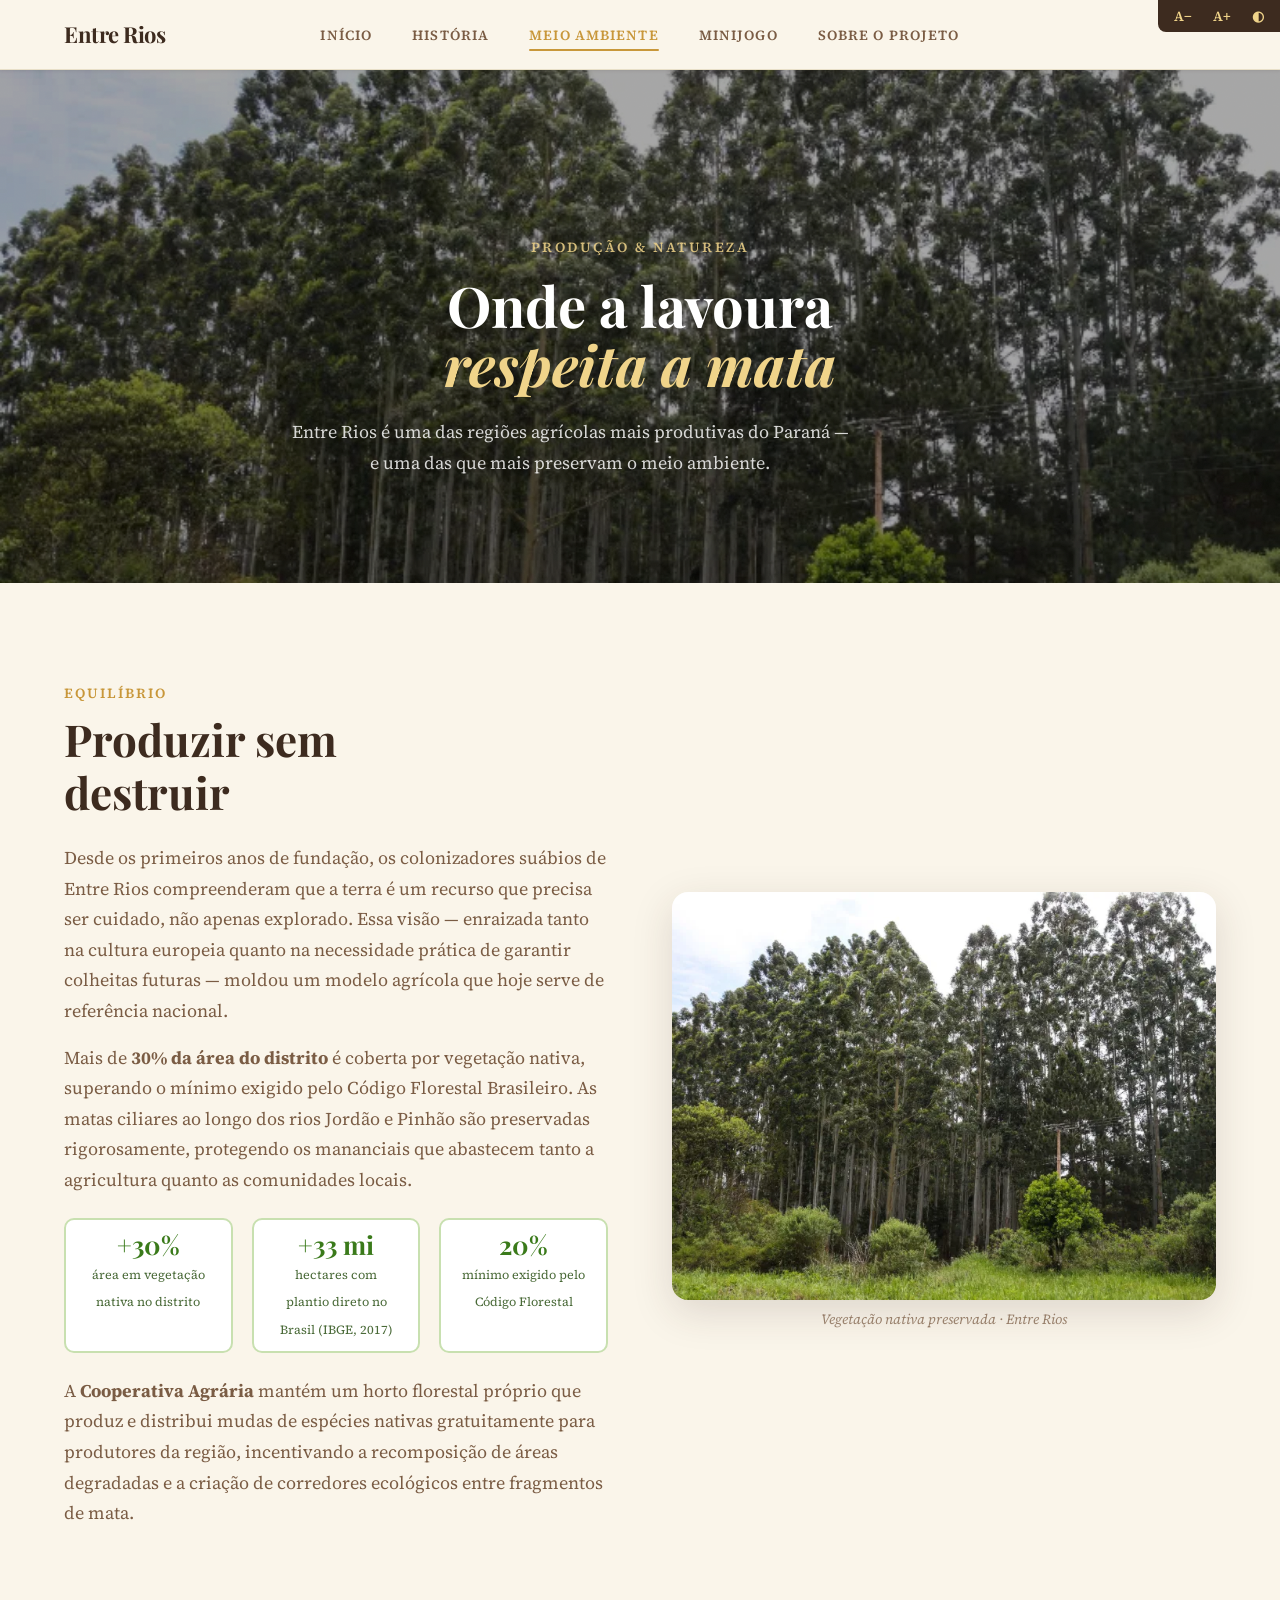
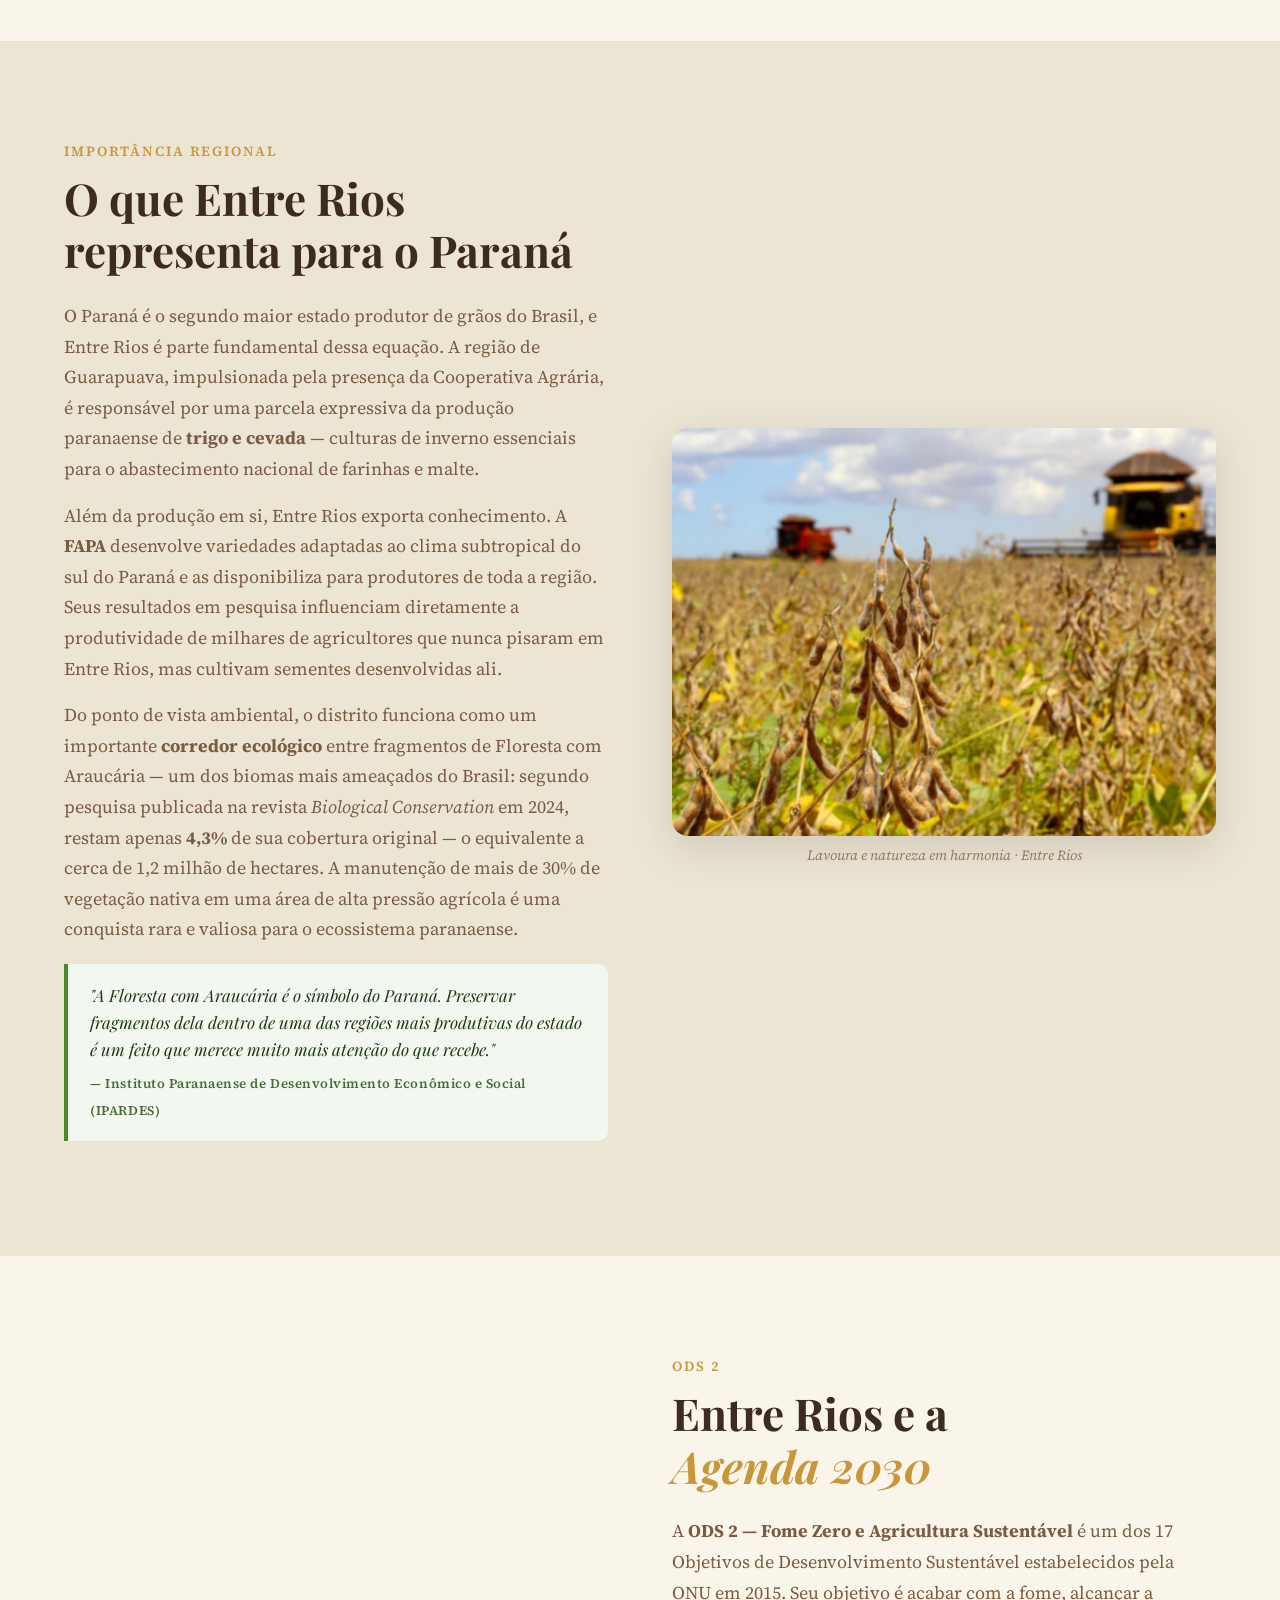
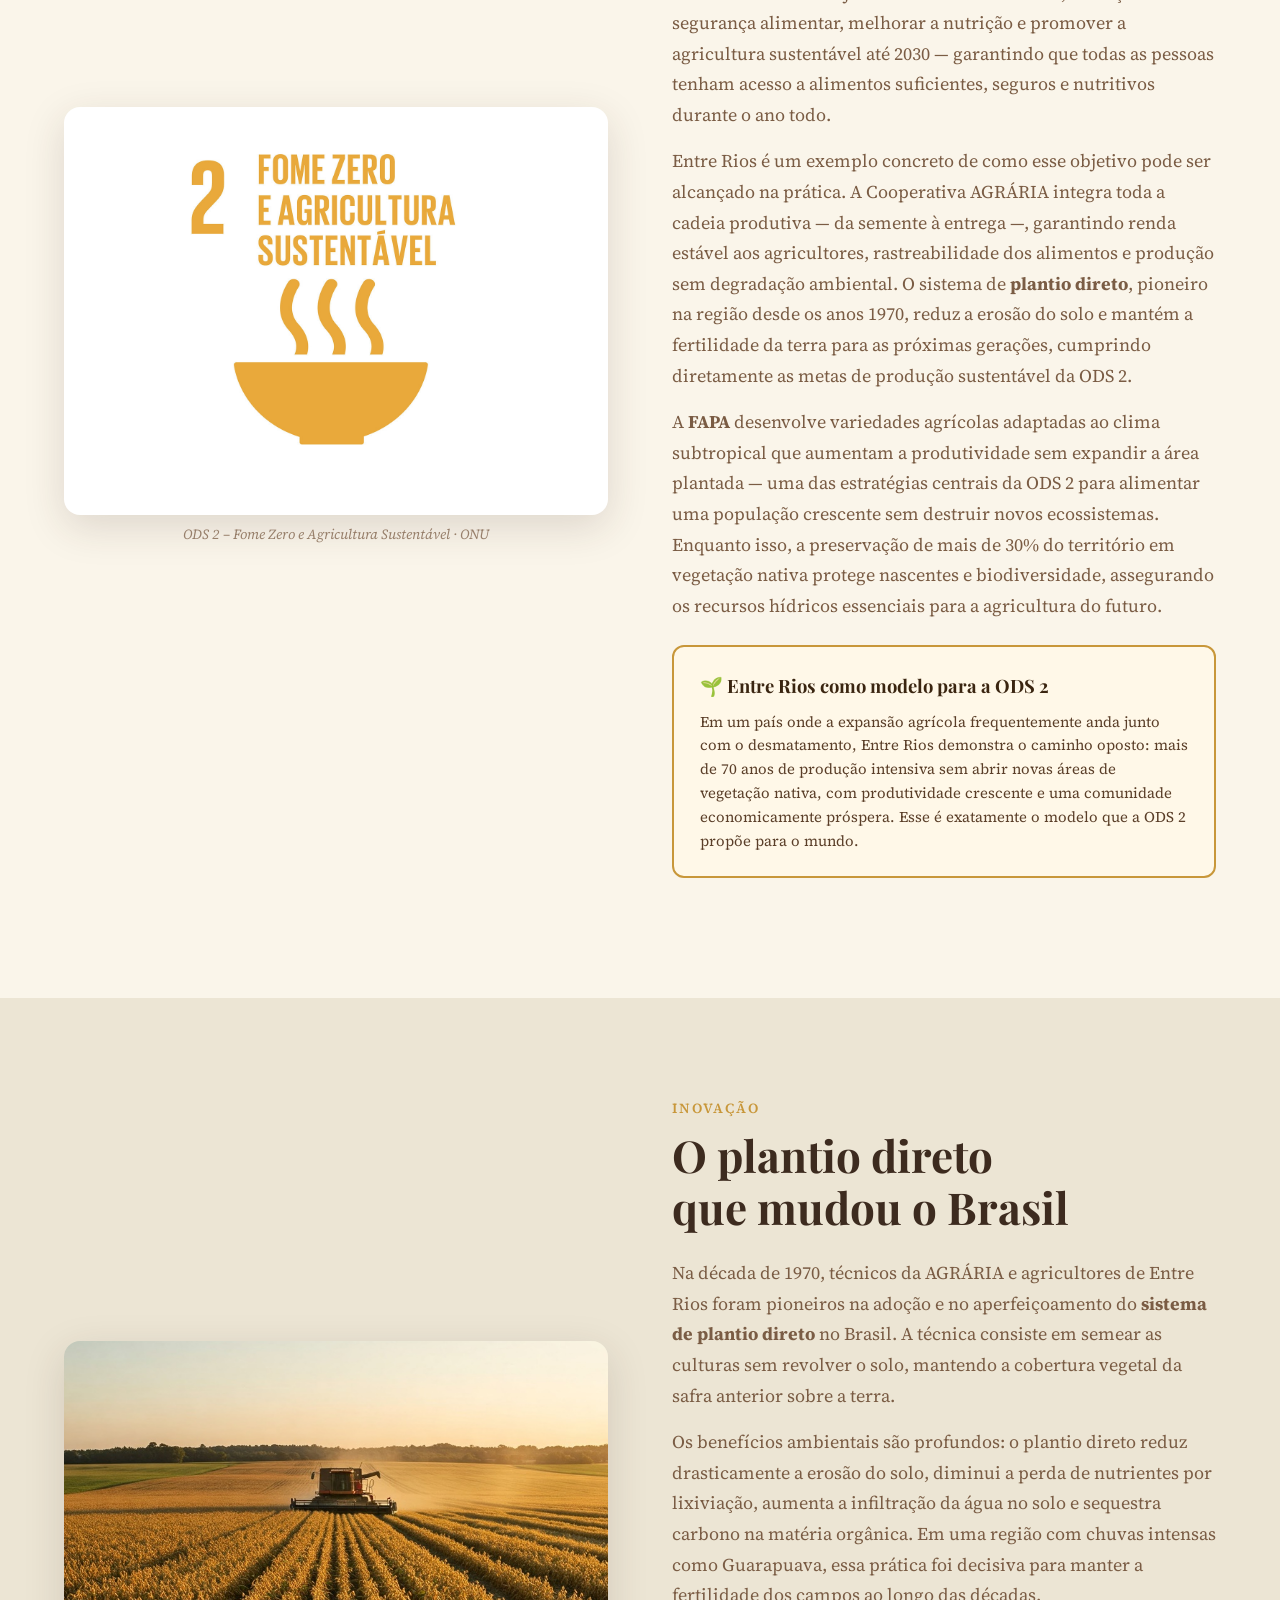
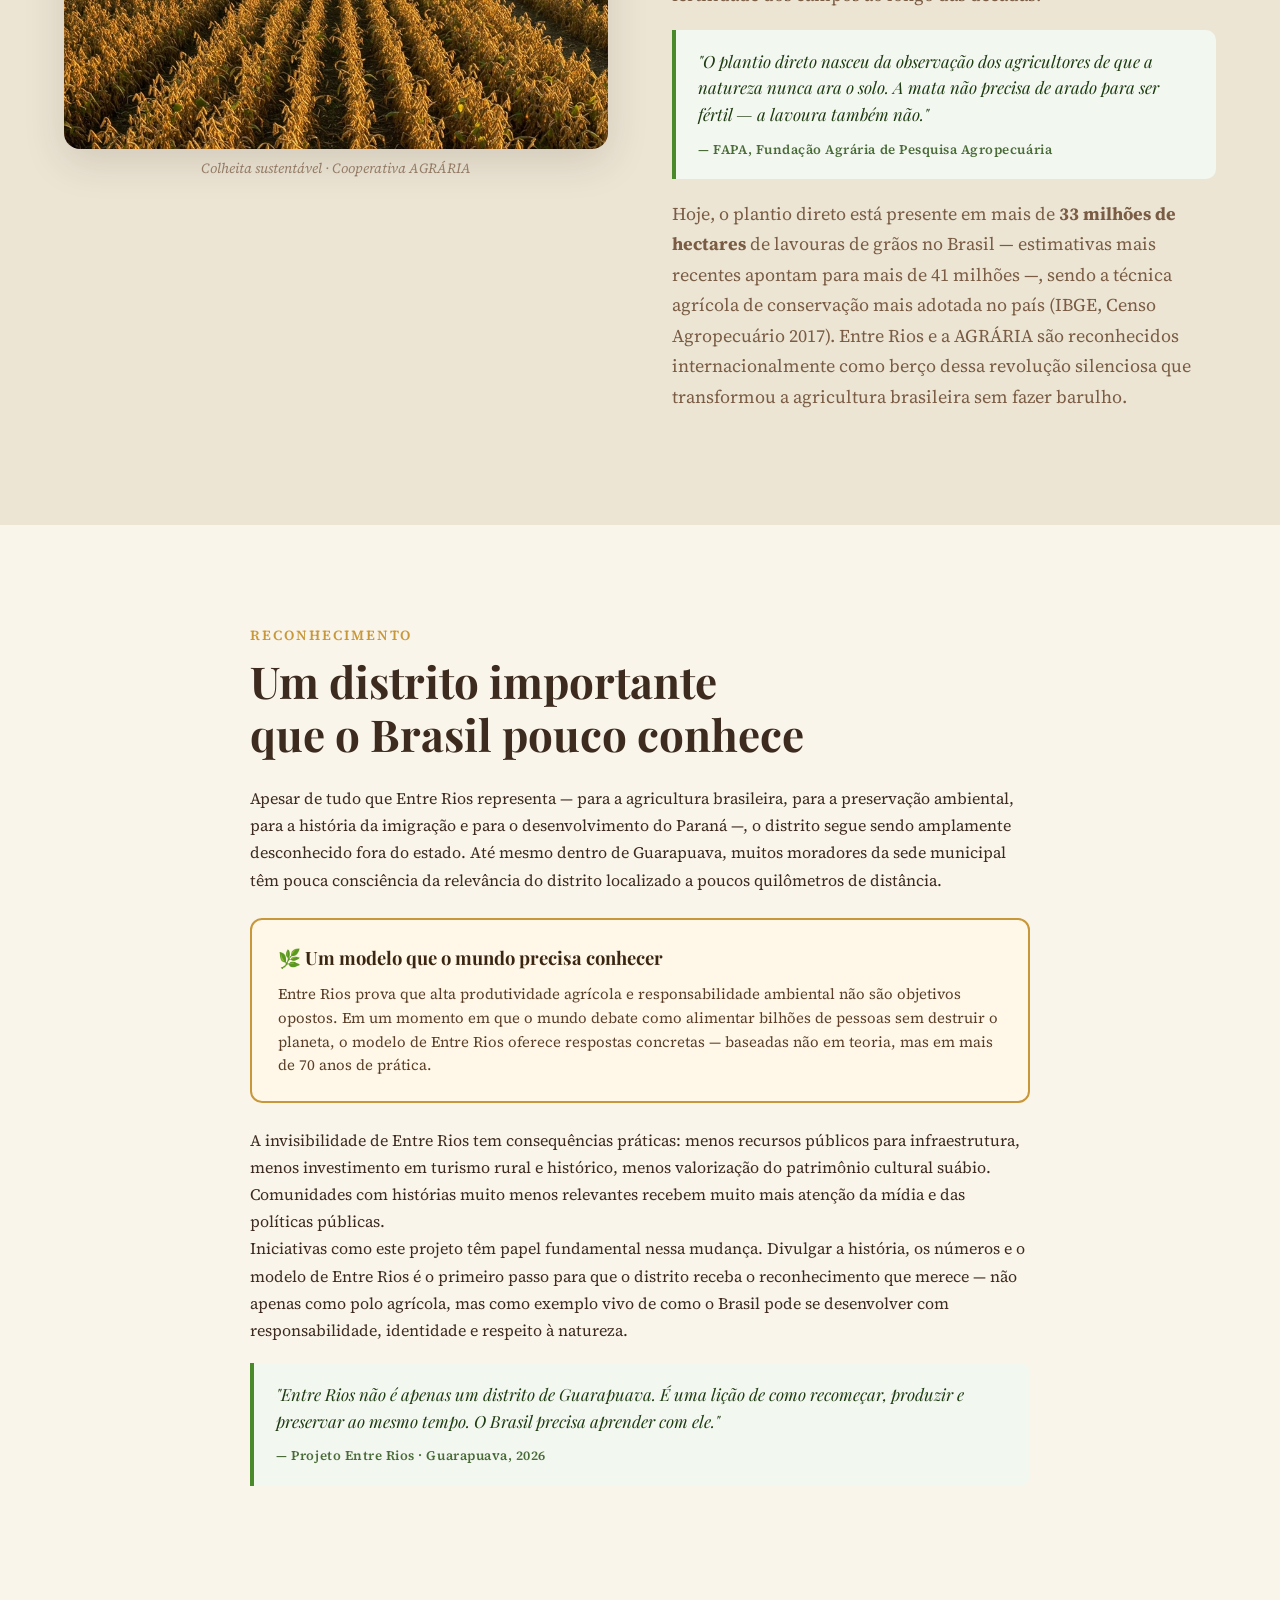
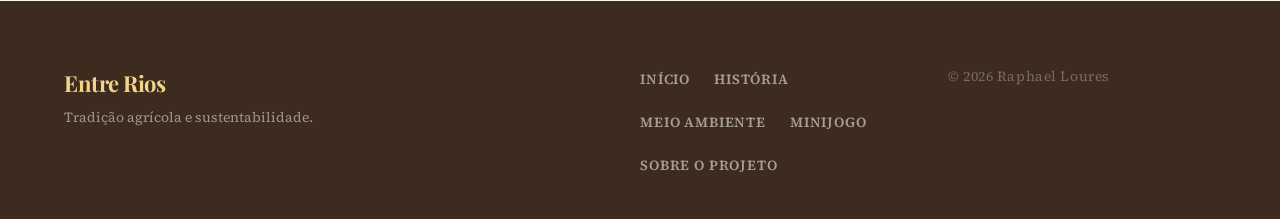
<file: meio-ambiente.html>
<!DOCTYPE html>
<html lang="pt-BR">
<head>
  <meta charset="UTF-8" />
  <meta name="viewport" content="width=device-width, initial-scale=1.0" />
  <meta name="description" content="Meio Ambiente – Equilíbrio entre produção e natureza em Entre Rios, Guarapuava, Paraná." />
  <title>Meio Ambiente – Entre Rios</title>
  <link rel="stylesheet" href="style.css" />
  <link rel="preconnect" href="https://fonts.googleapis.com" />
  <link rel="preconnect" href="https://fonts.gstatic.com" crossorigin />
  <link href="https://fonts.googleapis.com/css2?family=Playfair+Display:ital,wght@0,500;0,700;1,500&family=Source+Serif+4:opsz,wght@8..60,300;8..60,400;8..60,600&display=swap" rel="stylesheet" />
  <style>
    .quote-block {
      border-left: 4px solid #4a8a2a;
      background: #f2f7f0;
      border-radius: 0 10px 10px 0;
      padding: 1.1rem 1.4rem;
      margin: 1.2rem 0;
    }
    .quote-block p {
      font-family: 'Playfair Display', serif;
      font-style: italic;
      font-size: 1.05rem;
      color: #1e3a10;
      margin: 0 0 .4rem;
      line-height: 1.6;
    }
    .quote-block cite {
      font-size: .82rem;
      color: #4a6a38;
      font-style: normal;
      font-weight: 600;
      letter-spacing: .04em;
    }
    .stat-row {
      display: flex;
      gap: 1.2rem;
      flex-wrap: wrap;
      margin: 1.4rem 0;
    }
    .stat-pill {
      background: #fff;
      border: 2px solid #c8e0b0;
      border-radius: 10px;
      padding: .6rem 1.2rem;
      text-align: center;
      flex: 1;
      min-width: 130px;
    }
    .stat-pill strong {
      display: block;
      font-family: 'Playfair Display', serif;
      font-size: 1.6rem;
      color: #3a7a1a;
      line-height: 1.2;
    }
    .stat-pill span {
      font-size: .78rem;
      color: #4a6a38;
    }
    .alert-box {
      background: #fff8e8;
      border: 2px solid #c8973a;
      border-radius: 12px;
      padding: 1.4rem 1.6rem;
      margin: 1.5rem 0;
    }
    .alert-box h3 {
      font-family: 'Playfair Display', serif;
      font-size: 1.15rem;
      color: #3a2510;
      margin: 0 0 .6rem;
    }
    .alert-box p {
      font-size: .93rem;
      color: #5a3e28;
      margin: 0;
      line-height: 1.6;
    }
  </style>
</head>
<body>

  <div class="a11y-bar" role="toolbar" aria-label="Ferramentas de acessibilidade">
    <button class="a11y-btn" id="btn-font-dec" aria-label="Diminuir tamanho da fonte">A−</button>
    <button class="a11y-btn" id="btn-font-inc" aria-label="Aumentar tamanho da fonte">A+</button>
    <button class="a11y-btn" id="btn-contrast" aria-label="Alternar alto contraste">◐</button>
  </div>

  <header class="navbar" role="banner">
    <div class="navbar__inner">
      <a href="index.html" class="navbar__logo" aria-label="Início – Entre Rios">
        <span class="logo-text">Entre Rios</span>
      </a>
      <button class="navbar__toggle" id="nav-toggle" aria-expanded="false" aria-controls="nav-menu" aria-label="Abrir menu de navegação">
        <span class="burger-line"></span>
        <span class="burger-line"></span>
        <span class="burger-line"></span>
      </button>
      <nav id="nav-menu" class="navbar__nav" role="navigation" aria-label="Navegação principal">
        <ul class="nav__list" role="list">
          <li><a href="index.html"         class="nav__link">Início</a></li>
          <li><a href="historia.html"      class="nav__link">História</a></li>
          <li><a href="meio-ambiente.html" class="nav__link active" aria-current="page">Meio Ambiente</a></li>
          <li><a href="minijogo.html"      class="nav__link">MiniJogo</a></li>
          <li><a href="projeto.html"       class="nav__link">Sobre o Projeto</a></li>
        </ul>
      </nav>
    </div>
  </header>

  <main id="main-content">

    <section class="page-hero page-hero--ambiente" aria-labelledby="page-hero-title">
      <div class="hero__grain" aria-hidden="true"></div>
      <div class="page-hero__content reveal">
        <p class="hero__eyebrow">Produção & Natureza</p>
        <h1 id="page-hero-title" class="hero__title hero__title--sm">Onde a lavoura<br /><em>respeita a mata</em></h1>
        <p class="hero__subtitle">Entre Rios é uma das regiões agrícolas mais produtivas do Paraná — e uma das que mais preservam o meio ambiente.</p>
      </div>
    </section>

    <section class="about section-pad" aria-labelledby="equilibrio-title">
      <div class="container grid-2col">
        <div class="about__text reveal">
          <span class="section-tag" aria-hidden="true">Equilíbrio</span>
          <h2 id="equilibrio-title" class="section-title">Produzir sem<br />destruir</h2>
          <p>Desde os primeiros anos de fundação, os colonizadores suábios de Entre Rios compreenderam que a terra é um recurso que precisa ser cuidado, não apenas explorado. Essa visão — enraizada tanto na cultura europeia quanto na necessidade prática de garantir colheitas futuras — moldou um modelo agrícola que hoje serve de referência nacional.</p>
          <p>Mais de <strong>30% da área do distrito</strong> é coberta por vegetação nativa, superando o mínimo exigido pelo Código Florestal Brasileiro. As matas ciliares ao longo dos rios Jordão e Pinhão são preservadas rigorosamente, protegendo os mananciais que abastecem tanto a agricultura quanto as comunidades locais.</p>
          <div class="stat-row">
            <div class="stat-pill"><strong>+30%</strong><span>área em vegetação nativa no distrito</span></div>
            <div class="stat-pill"><strong>+33 mi</strong><span>hectares com plantio direto no Brasil (IBGE, 2017)</span></div>
            <div class="stat-pill"><strong>20%</strong><span>mínimo exigido pelo Código Florestal</span></div>
          </div>
          <p>A <strong>Cooperativa Agrária</strong> mantém um horto florestal próprio que produz e distribui mudas de espécies nativas gratuitamente para produtores da região, incentivando a recomposição de áreas degradadas e a criação de corredores ecológicos entre fragmentos de mata.</p>
        </div>
        <figure class="about__visual reveal" aria-label="Mata nativa preservada em Entre Rios">
          <div class="about__img-frame">
            <img src="img/img_mata.png" alt="Floresta de araucárias e mata nativa preservada no distrito de Entre Rios" style="width:100%;height:100%;object-fit:cover;display:block;" />
          </div>
          <figcaption class="about__caption">Vegetação nativa preservada · Entre Rios</figcaption>
        </figure>
      </div>
    </section>

    <section class="about section-pad" style="background:var(--color-cream-dk, #ece5d4);" aria-labelledby="parana-title">
      <div class="container grid-2col">
        <div class="about__text reveal">
          <span class="section-tag" aria-hidden="true">Importância Regional</span>
          <h2 id="parana-title" class="section-title">O que Entre Rios<br />representa para o Paraná</h2>
          <p>O Paraná é o segundo maior estado produtor de grãos do Brasil, e Entre Rios é parte fundamental dessa equação. A região de Guarapuava, impulsionada pela presença da Cooperativa Agrária, é responsável por uma parcela expressiva da produção paranaense de <strong>trigo e cevada</strong> — culturas de inverno essenciais para o abastecimento nacional de farinhas e malte.</p>
          <p>Além da produção em si, Entre Rios exporta conhecimento. A <strong>FAPA</strong> desenvolve variedades adaptadas ao clima subtropical do sul do Paraná e as disponibiliza para produtores de toda a região. Seus resultados em pesquisa influenciam diretamente a produtividade de milhares de agricultores que nunca pisaram em Entre Rios, mas cultivam sementes desenvolvidas ali.</p>
          <p>Do ponto de vista ambiental, o distrito funciona como um importante <strong>corredor ecológico</strong> entre fragmentos de Floresta com Araucária — um dos biomas mais ameaçados do Brasil: segundo pesquisa publicada na revista <em>Biological Conservation</em> em 2024, restam apenas <strong>4,3%</strong> de sua cobertura original — o equivalente a cerca de 1,2 milhão de hectares. A manutenção de mais de 30% de vegetação nativa em uma área de alta pressão agrícola é uma conquista rara e valiosa para o ecossistema paranaense.</p>
          <div class="quote-block">
            <p>"A Floresta com Araucária é o símbolo do Paraná. Preservar fragmentos dela dentro de uma das regiões mais produtivas do estado é um feito que merece muito mais atenção do que recebe."</p>
            <cite>— Instituto Paranaense de Desenvolvimento Econômico e Social (IPARDES)</cite>
          </div>
        </div>
        <figure class="about__visual reveal" aria-label="Campos de soja de Entre Rios ao entardecer">
          <div class="about__img-frame">
            <img src="img/img_soja.png" alt="Lavoura de soja com mato nativo ao fundo em Entre Rios, Guarapuava" style="width:100%;height:100%;object-fit:cover;display:block;" />
          </div>
          <figcaption class="about__caption">Lavoura e natureza em harmonia · Entre Rios</figcaption>
        </figure>
      </div>
    </section>
    
    <section class="about section-pad" aria-labelledby="ods2-title">
      <div class="container grid-2col">
        <figure class="about__visual reveal" aria-label="ODS 2 – Fome Zero e Agricultura Sustentável">
          <div class="about__img-frame" style="background:#fff;display:flex;align-items:center;justify-content:center;padding:1.5rem;">
            <img src="img/img_ods2.png" alt="Ícone oficial da ODS 2 – Fome Zero e Agricultura Sustentável, da ONU" style="width:100%;height:100%;object-fit:contain;display:block;" />
          </div>
          <figcaption class="about__caption">ODS 2 – Fome Zero e Agricultura Sustentável · ONU</figcaption>
        </figure>
        <div class="about__text reveal">
          <span class="section-tag" aria-hidden="true">ODS 2</span>
          <h2 id="ods2-title" class="section-title">Entre Rios e a<br /><em>Agenda 2030</em></h2>
          <p>A <strong>ODS 2 — Fome Zero e Agricultura Sustentável</strong> é um dos 17 Objetivos de Desenvolvimento Sustentável estabelecidos pela ONU em 2015. Seu objetivo é acabar com a fome, alcançar a segurança alimentar, melhorar a nutrição e promover a agricultura sustentável até 2030 — garantindo que todas as pessoas tenham acesso a alimentos suficientes, seguros e nutritivos durante o ano todo.</p>
          <p>Entre Rios é um exemplo concreto de como esse objetivo pode ser alcançado na prática. A Cooperativa AGRÁRIA integra toda a cadeia produtiva — da semente à entrega —, garantindo renda estável aos agricultores, rastreabilidade dos alimentos e produção sem degradação ambiental. O sistema de <strong>plantio direto</strong>, pioneiro na região desde os anos 1970, reduz a erosão do solo e mantém a fertilidade da terra para as próximas gerações, cumprindo diretamente as metas de produção sustentável da ODS 2.</p>
          <p>A <strong>FAPA</strong> desenvolve variedades agrícolas adaptadas ao clima subtropical que aumentam a produtividade sem expandir a área plantada — uma das estratégias centrais da ODS 2 para alimentar uma população crescente sem destruir novos ecossistemas. Enquanto isso, a preservação de mais de 30% do território em vegetação nativa protege nascentes e biodiversidade, assegurando os recursos hídricos essenciais para a agricultura do futuro.</p>
          <div class="alert-box">
            <h3>🌱 Entre Rios como modelo para a ODS 2</h3>
            <p>Em um país onde a expansão agrícola frequentemente anda junto com o desmatamento, Entre Rios demonstra o caminho oposto: mais de 70 anos de produção intensiva sem abrir novas áreas de vegetação nativa, com produtividade crescente e uma comunidade economicamente próspera. Esse é exatamente o modelo que a ODS 2 propõe para o mundo.</p>
          </div>
        </div>
      </div>
    </section>

    <section class="about section-pad" style="background:var(--color-cream-dk, #ece5d4);" aria-labelledby="plantio-title">
      <div class="container grid-2col">
        <figure class="about__visual reveal" aria-label="Colheita de grãos com maquinário moderno">
          <div class="about__img-frame">
            <img src="img/img_colheita.png" alt="Colheitadeiras modernas colhendo grãos nos campos de Entre Rios" style="width:100%;height:100%;object-fit:cover;display:block;" />
          </div>
          <figcaption class="about__caption">Colheita sustentável · Cooperativa AGRÁRIA</figcaption>
        </figure>
        <div class="about__text reveal">
          <span class="section-tag" aria-hidden="true">Inovação</span>
          <h2 id="plantio-title" class="section-title">O plantio direto<br />que mudou o Brasil</h2>
          <p>Na década de 1970, técnicos da AGRÁRIA e agricultores de Entre Rios foram pioneiros na adoção e no aperfeiçoamento do <strong>sistema de plantio direto</strong> no Brasil. A técnica consiste em semear as culturas sem revolver o solo, mantendo a cobertura vegetal da safra anterior sobre a terra.</p>
          <p>Os benefícios ambientais são profundos: o plantio direto reduz drasticamente a erosão do solo, diminui a perda de nutrientes por lixiviação, aumenta a infiltração da água no solo e sequestra carbono na matéria orgânica. Em uma região com chuvas intensas como Guarapuava, essa prática foi decisiva para manter a fertilidade dos campos ao longo das décadas.</p>
          <div class="quote-block">
            <p>"O plantio direto nasceu da observação dos agricultores de que a natureza nunca ara o solo. A mata não precisa de arado para ser fértil — a lavoura também não."</p>
            <cite>— FAPA, Fundação Agrária de Pesquisa Agropecuária</cite>
          </div>
          <p>Hoje, o plantio direto está presente em mais de <strong>33 milhões de hectares</strong> de lavouras de grãos no Brasil — estimativas mais recentes apontam para mais de 41 milhões —, sendo a técnica agrícola de conservação mais adotada no país (IBGE, Censo Agropecuário 2017). Entre Rios e a AGRÁRIA são reconhecidos internacionalmente como berço dessa revolução silenciosa que transformou a agricultura brasileira sem fazer barulho.</p>
        </div>
      </div>
    </section>

    <section class="about section-pad" aria-labelledby="reconhecimento-title">
      <div class="container">
        <div style="max-width:780px;margin:0 auto;" class="reveal">
          <span class="section-tag" aria-hidden="true">Reconhecimento</span>
          <h2 id="reconhecimento-title" class="section-title">Um distrito importante<br />que o Brasil pouco conhece</h2>
          <p>Apesar de tudo que Entre Rios representa — para a agricultura brasileira, para a preservação ambiental, para a história da imigração e para o desenvolvimento do Paraná —, o distrito segue sendo amplamente desconhecido fora do estado. Até mesmo dentro de Guarapuava, muitos moradores da sede municipal têm pouca consciência da relevância do distrito localizado a poucos quilômetros de distância.</p>
          <div class="alert-box">
            <h3>🌿 Um modelo que o mundo precisa conhecer</h3>
            <p>Entre Rios prova que alta produtividade agrícola e responsabilidade ambiental não são objetivos opostos. Em um momento em que o mundo debate como alimentar bilhões de pessoas sem destruir o planeta, o modelo de Entre Rios oferece respostas concretas — baseadas não em teoria, mas em mais de 70 anos de prática.</p>
          </div>
          <p>A invisibilidade de Entre Rios tem consequências práticas: menos recursos públicos para infraestrutura, menos investimento em turismo rural e histórico, menos valorização do patrimônio cultural suábio. Comunidades com histórias muito menos relevantes recebem muito mais atenção da mídia e das políticas públicas.</p>
          <p>Iniciativas como este projeto têm papel fundamental nessa mudança. Divulgar a história, os números e o modelo de Entre Rios é o primeiro passo para que o distrito receba o reconhecimento que merece — não apenas como polo agrícola, mas como exemplo vivo de como o Brasil pode se desenvolver com responsabilidade, identidade e respeito à natureza.</p>
          <div class="quote-block">
            <p>"Entre Rios não é apenas um distrito de Guarapuava. É uma lição de como recomeçar, produzir e preservar ao mesmo tempo. O Brasil precisa aprender com ele."</p>
            <cite>— Projeto Entre Rios · Guarapuava, 2026</cite>
          </div>
        </div>
      </div>
    </section>



  </main>

  <footer class="footer" role="contentinfo">
    <div class="container footer__inner">
      <div class="footer__brand">
        <span class="logo-text">Entre Rios</span>
        <p class="footer__tagline">Tradição agrícola e sustentabilidade.</p>
      </div>
      <nav class="footer__nav" aria-label="Links do rodapé">
        <ul role="list">
          <li><a href="index.html">Início</a></li>
          <li><a href="historia.html">História</a></li>
          <li><a href="meio-ambiente.html">Meio Ambiente</a></li>
          <li><a href="minijogo.html">MiniJogo</a></li>
          <li><a href="projeto.html">Sobre o Projeto</a></li>
        </ul>
      </nav>
      <p class="footer__copy">© 2026 Raphael Loures</p>
    </div>
  </footer>

  <script src="script.js"></script>
  <script>
  (function () {
    var style = document.createElement('style');
    style.textContent = '.reveal{opacity:0;transform:translateY(40px);transition:opacity .7s ease,transform .7s ease;}.reveal.visible{opacity:1;transform:translateY(0);}';
    document.head.appendChild(style);

    var io = new IntersectionObserver(function (entries) {
      entries.forEach(function (entry) {
        if (entry.isIntersecting) {
          entry.target.classList.add('visible');
          io.unobserve(entry.target);
        }
      });
    }, { threshold: 0.12 });

    function observe() {
      document.querySelectorAll('.reveal').forEach(function (el) { io.observe(el); });
    }

    if (document.readyState === 'loading') {
      document.addEventListener('DOMContentLoaded', observe);
    } else {
      observe();
    }
  })();
  </script>
</body>
</html>
</file>
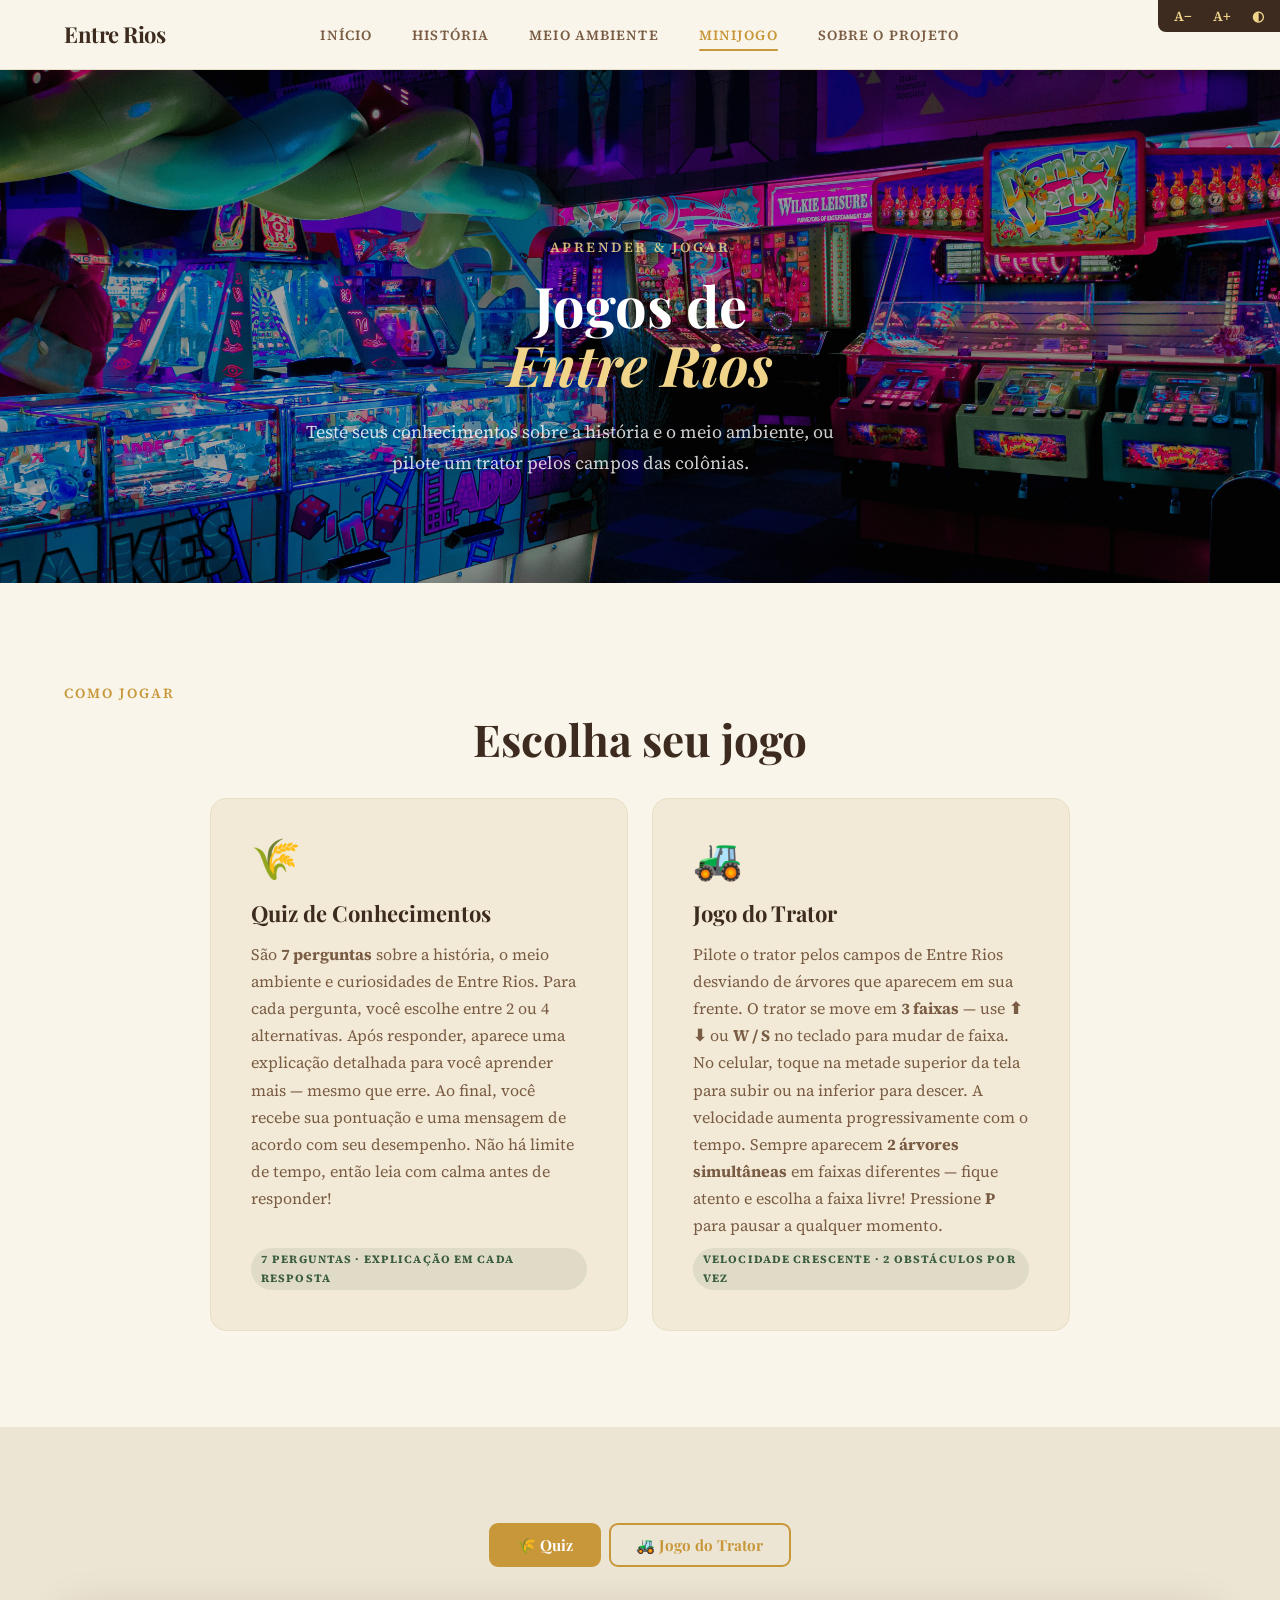
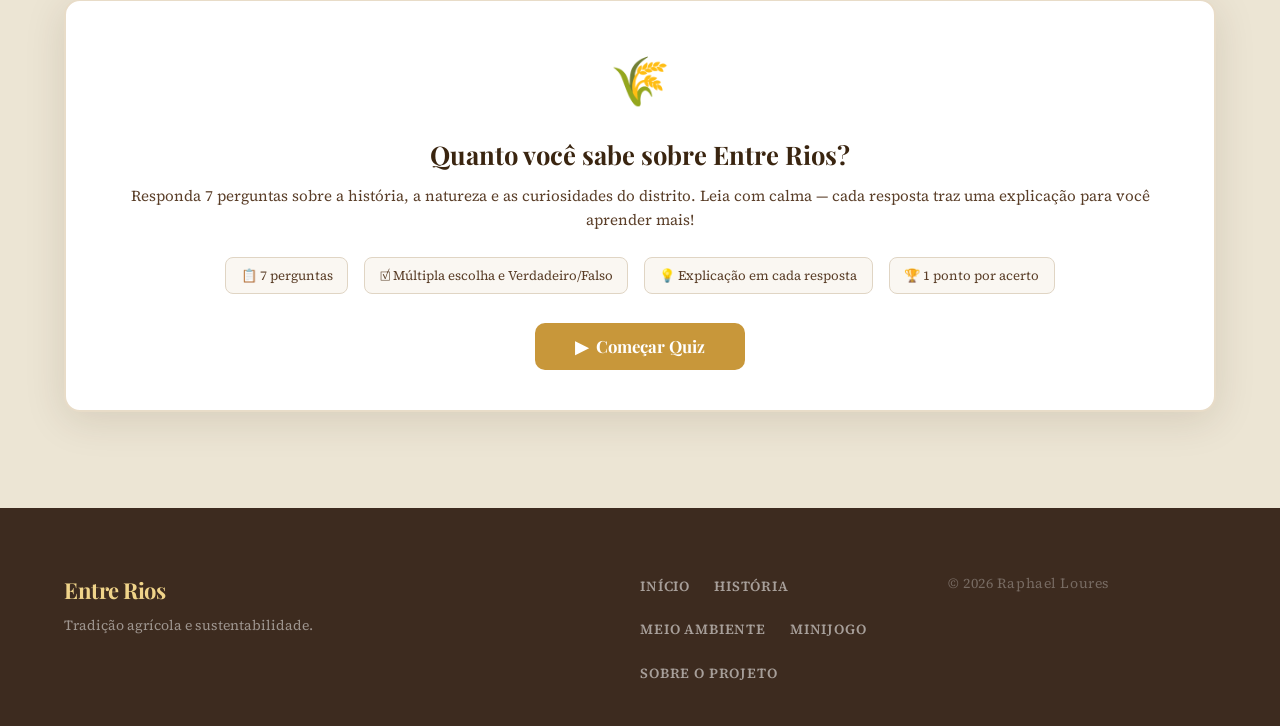
<file: minijogo.html>
<!DOCTYPE html>
<html lang="pt-BR">
<head>
  <meta charset="UTF-8"/>
  <meta name="viewport" content="width=device-width, initial-scale=1.0"/>
  <meta name="description" content="MiniJogo – Quiz e Jogo do Trator sobre Entre Rios, Guarapuava, Paraná."/>
  <title>MiniJogo – Entre Rios</title>
  <link rel="stylesheet" href="style.css"/>
  <link rel="preconnect" href="https://fonts.googleapis.com"/>
  <link rel="preconnect" href="https://fonts.gstatic.com" crossorigin/>
  <link href="https://fonts.googleapis.com/css2?family=Playfair+Display:ital,wght@0,500;0,700;1,500&family=Source+Serif+4:opsz,wght@8..60,300;8..60,400;8..60,600&display=swap" rel="stylesheet"/>
</head>
<body>

  <div class="a11y-bar" role="toolbar" aria-label="Ferramentas de acessibilidade">
    <button class="a11y-btn" id="btn-font-dec" aria-label="Diminuir tamanho da fonte">A−</button>
    <button class="a11y-btn" id="btn-font-inc" aria-label="Aumentar tamanho da fonte">A+</button>
    <button class="a11y-btn" id="btn-contrast" aria-label="Alternar alto contraste">◐</button>
  </div>

  <header class="navbar" role="banner">
    <div class="navbar__inner">
      <a href="index.html" class="navbar__logo" aria-label="Início – Entre Rios">
        <span class="logo-text">Entre Rios</span>
      </a>
      <button class="navbar__toggle" id="nav-toggle" aria-expanded="false" aria-controls="nav-menu" aria-label="Abrir menu de navegação">
        <span class="burger-line"></span><span class="burger-line"></span><span class="burger-line"></span>
      </button>
      <nav id="nav-menu" class="navbar__nav" role="navigation" aria-label="Navegação principal">
        <ul class="nav__list" role="list">
          <li><a href="index.html"         class="nav__link">Início</a></li>
          <li><a href="historia.html"      class="nav__link">História</a></li>
          <li><a href="meio-ambiente.html" class="nav__link">Meio Ambiente</a></li>
          <li><a href="minijogo.html"      class="nav__link active" aria-current="page">MiniJogo</a></li>
          <li><a href="projeto.html"       class="nav__link">Sobre o Projeto</a></li>
        </ul>
      </nav>
    </div>
  </header>

  <main id="main-content">

    <section class="page-hero page-hero--historia" aria-labelledby="minijogo-hero-title">
      <div class="hero__grain" aria-hidden="true"></div>
      <div class="page-hero__content">
        <p class="hero__eyebrow">Aprender & Jogar</p>
        <h1 id="minijogo-hero-title" class="hero__title hero__title--sm">Jogos de<br/><em>Entre Rios</em></h1>
        <p class="hero__subtitle">Teste seus conhecimentos sobre a história e o meio ambiente, ou pilote um trator pelos campos das colônias.</p>
      </div>
    </section>

    <section class="about section-pad" aria-labelledby="jogos-intro-title">
      <div class="container">
        <span class="section-tag" aria-hidden="true">Como jogar</span>
        <h2 id="jogos-intro-title" class="section-title section-title--center">Escolha seu jogo</h2>
        <div class="cards-grid" style="margin-top:2rem;grid-template-columns:repeat(2,1fr);max-width:860px;margin-left:auto;margin-right:auto;" role="list">
          <article class="card" role="listitem">
            <div class="card__icon" aria-hidden="true">🌾</div>
            <h3 class="card__title">Quiz de Conhecimentos</h3>
            <p class="card__text">
              São <strong>7 perguntas</strong> sobre a história, o meio ambiente e curiosidades de Entre Rios.
              Para cada pergunta, você escolhe entre 2 ou 4 alternativas. Após responder, aparece uma
              explicação detalhada para você aprender mais — mesmo que erre. Ao final, você recebe
              sua pontuação e uma mensagem de acordo com seu desempenho. Não há limite de tempo,
              então leia com calma antes de responder!
            </p>
            <span class="card__tag">7 perguntas · Explicação em cada resposta</span>
          </article>
          <article class="card" role="listitem">
            <div class="card__icon" aria-hidden="true">🚜</div>
            <h3 class="card__title">Jogo do Trator</h3>
            <p class="card__text">
              Pilote o trator pelos campos de Entre Rios desviando de árvores que aparecem em sua
              frente. O trator se move em <strong>3 faixas</strong> — use <strong>⬆ ⬇</strong> ou
              <strong>W / S</strong> no teclado para mudar de faixa. No celular, toque na metade
              superior da tela para subir ou na inferior para descer. A velocidade aumenta
              progressivamente com o tempo. Sempre aparecem <strong>2 árvores simultâneas</strong>
              em faixas diferentes — fique atento e escolha a faixa livre!
              Pressione <strong>P</strong> para pausar a qualquer momento.
            </p>
            <span class="card__tag">Velocidade crescente · 2 obstáculos por vez</span>
          </article>
        </div>
      </div>
    </section>

    <section class="pillars section-pad" style="background:var(--color-cream-dk,#ece5d4);" aria-label="Área de jogos">
      <div class="container">

        <div class="tabs" role="tablist" aria-label="Selecionar jogo" style="margin-bottom:2rem;">
          <div id="tab-buttons" role="tablist" style="display:flex;gap:.5rem;justify-content:center;margin-bottom:1.5rem;"></div>
        </div>

        <div id="panel-quiz" class="game-panel-wrap" role="tabpanel" aria-labelledby="tab-quiz-btn">
          <div id="quiz-app"></div>
        </div>

        <div id="panel-trator" class="game-panel-wrap" role="tabpanel" aria-labelledby="tab-trator-btn" style="display:none;">
          <div style="text-align:center;margin-bottom:1rem;">
            <h2 style="font-family:'Playfair Display',serif;font-size:1.6rem;color:var(--color-earth,#3a2510);margin-bottom:.3rem;">Trator Entre Rios 🚜</h2>
            <p style="color:var(--color-bark,#5a3e28);font-size:.9rem;">Desvie das árvores e sobreviva o maior tempo possível!</p>
          </div>
          <div style="display:flex;gap:1.2rem;justify-content:center;flex-wrap:wrap;margin-bottom:1rem;">
            <div class="hud-box">Tempo<span id="hud-time">0s</span></div>
            <div class="hud-box">Recorde<span id="hud-best">0s</span></div>
          </div>
          <div id="game-container">
            <canvas id="gameCanvas" width="760" height="300"></canvas>
            <div id="start-overlay">
              <div style="text-align:center;padding:2rem 2.5rem;">
                <div style="font-size:2.5rem;">🚜</div>
                <h2 style="font-family:'Playfair Display',serif;color:#f5f0e8;margin:.5rem 0 .4rem;">Trator Entre Rios</h2>
                <p style="color:rgba(245,240,232,.7);font-size:.85rem;margin-bottom:1.2rem;">Desvie das árvores e sobreviva o maior tempo possível!</p>
                <button id="btn-start">▶&nbsp; Iniciar</button>
              </div>
            </div>
          </div>
          <p style="font-size:.82rem;color:var(--color-bark,#5a3e28);opacity:.7;text-align:center;margin-top:.8rem;">
            ⬆️ ⬇️ &nbsp;ou&nbsp; <strong>W / S</strong> para mudar de faixa &nbsp;·&nbsp; toque na tela no celular &nbsp;·&nbsp; <strong>P</strong> para pausar
          </p>
        </div>

      </div>
    </section>

  </main>

  <footer class="footer" role="contentinfo">
    <div class="container footer__inner">
      <div class="footer__brand">
        <span class="logo-text">Entre Rios</span>
        <p class="footer__tagline">Tradição agrícola e sustentabilidade.</p>
      </div>
      <nav class="footer__nav" aria-label="Links do rodapé">
        <ul role="list">
          <li><a href="index.html">Início</a></li>
          <li><a href="historia.html">História</a></li>
          <li><a href="meio-ambiente.html">Meio Ambiente</a></li>
          <li><a href="minijogo.html">MiniJogo</a></li>
          <li><a href="projeto.html">Sobre o Projeto</a></li>
        </ul>
      </nav>
      <p class="footer__copy">© 2026 Raphael Loures</p>
    </div>
  </footer>

  <style>
    .hud-box {
      background: var(--color-earth,#3a2510);
      color: #f5f0e8;
      border-radius: 8px;
      padding: .35rem 1.2rem;
      font-family: 'Playfair Display',serif;
      font-size: .9rem;
      min-width: 110px;
      text-align: center;
    }
    .hud-box span {
      display: block;
      font-size: 1.4rem;
      font-weight: 700;
      color: #c8973a;
      line-height: 1.2;
    }
    #game-container {
      position: relative;
      width: 100%;
      max-width: 760px;
      margin: 0 auto;
      border-radius: 14px;
      overflow: hidden;
      box-shadow: 0 12px 48px rgba(58,37,16,.35);
      border: 3px solid #c8973a;
    }
    #gameCanvas { display: block; width: 100%; height: auto; }
    #start-overlay {
      position: absolute;
      inset: 0;
      display: flex;
      align-items: center;
      justify-content: center;
      background: rgba(20,12,4,.72);
      border-radius: 11px;
    }
    #btn-start {
      background: #c8973a; color: #fff; border: none; border-radius: 9px;
      padding: .6rem 2rem; font-family: 'Playfair Display',serif;
      font-size: 1rem; font-weight: 700; cursor: pointer; transition: background .2s;
    }
    #btn-start:hover:not(:disabled) { background: #e0a940; }
    #btn-start:disabled { background: #7a6040; cursor: not-allowed; opacity: .7; }
    .quiz-progress { width: 100%; display: flex; flex-direction: column; gap: .4rem; }
    .quiz-progress__bar-bg {
      width: 100%; height: 8px; background: #d9cfc0; border-radius: 99px; overflow: hidden;
    }
    .quiz-progress__bar-fill {
      height: 100%; background: #c8973a; border-radius: 99px; transition: width .4s ease;
    }
    .quiz-progress__label { font-size: .8rem; color: #5a3e28; opacity: .75; text-align: right; }
    .quiz-card {
      width: 100%; background: #fff; border-radius: 16px;
      box-shadow: 0 8px 40px rgba(58,37,16,.13);
      border: 2px solid #e8dcc8; padding: 2rem 2rem 1.6rem;
      animation: fadeUpQ .35s ease;
    }
    @keyframes fadeUpQ {
      from { opacity: 0; transform: translateY(14px); }
      to   { opacity: 1; transform: translateY(0); }
    }
    .quiz-card__num {
      font-size: .78rem; font-weight: 700; letter-spacing: .1em;
      text-transform: uppercase; color: #c8973a; margin-bottom: .7rem;
    }
    .quiz-card__question {
      font-family: 'Playfair Display',serif;
      font-size: clamp(1.05rem, 2.5vw, 1.3rem);
      color: #3a2510; line-height: 1.5; margin-bottom: 1.5rem;
    }
    .quiz-badge {
      display: inline-block;
      background: #e8f4fd;
      border: 1px solid #aad4f5;
      color: #1a5276;
      font-size: .75rem;
      font-weight: 700;
      letter-spacing: .07em;
      text-transform: uppercase;
      padding: .18rem .6rem;
      border-radius: 4px;
      margin-bottom: .8rem;
    }
    .quiz-badge.vf { background: #fdf2e9; border-color: #f0a868; color: #7d3c00; }
    .quiz-options { display: flex; flex-direction: column; gap: .7rem; }
    .quiz-options.vf-opts { flex-direction: row; justify-content: center; gap: 1rem; }
    .quiz-opt {
      width: 100%; text-align: left; background: #faf7f2;
      border: 2px solid #e0d5c4; border-radius: 10px;
      padding: .75rem 1.1rem; font-family: 'Source Serif 4',serif;
      font-size: .95rem; color: #3a2510; cursor: pointer;
      transition: border-color .18s, background .18s, transform .12s;
      display: flex; align-items: center; gap: .7rem;
    }
    .quiz-options.vf-opts .quiz-opt {
      width: auto; flex: 1; max-width: 180px;
      justify-content: center; font-size: 1.1rem; font-weight: 700;
      padding: 1rem;
    }
    .quiz-opt:hover:not(:disabled) { border-color: #c8973a; background: #fdf6e8; transform: translateX(3px); }
    .quiz-options.vf-opts .quiz-opt:hover:not(:disabled) { transform: translateY(-3px); }
    .quiz-opt .opt-letter {
      min-width: 28px; height: 28px; border-radius: 50%;
      background: #e8dcc8; color: #5a3e28; font-weight: 700;
      font-size: .82rem; display: flex; align-items: center; justify-content: center;
      flex-shrink: 0; transition: background .18s, color .18s;
    }
    .quiz-opt.correct { border-color: #3a8a2f; background: #edfae9; }
    .quiz-opt.correct .opt-letter { background: #3a8a2f; color: #fff; }
    .quiz-opt.wrong { border-color: #c0392b; background: #fdecea; }
    .quiz-opt.wrong .opt-letter { background: #c0392b; color: #fff; }
    .quiz-opt:disabled { cursor: default; transform: none; }
    .quiz-feedback {
      margin-top: 1.1rem; padding: .85rem 1.1rem; border-radius: 10px;
      font-size: .9rem; line-height: 1.5; display: none;
    }
    .quiz-feedback.show { display: block; animation: fadeUpQ .25s ease; }
    .quiz-feedback.correct-fb { background: #edfae9; border-left: 4px solid #3a8a2f; color: #1e5219; }
    .quiz-feedback.wrong-fb   { background: #fdecea; border-left: 4px solid #c0392b; color: #7a1e1e; }
    .quiz-next {
      display: none; margin-top: 1.2rem; width: 100%;
      background: #c8973a; color: #fff; border: none; border-radius: 10px;
      padding: .75rem 1.5rem; font-family: 'Playfair Display',serif;
      font-size: 1rem; font-weight: 700; cursor: pointer; transition: background .2s;
    }
    .quiz-next.show { display: block; animation: fadeUpQ .25s ease; }
    .quiz-next:hover { background: #e0a940; }
    .quiz-start-card {
      width: 100%; background: #fff; border-radius: 16px;
      box-shadow: 0 8px 40px rgba(58,37,16,.13);
      border: 2px solid #e8dcc8; padding: 2.5rem 2rem; text-align: center;
    }
    .quiz-start-card h2 { font-family: 'Playfair Display',serif; font-size: 1.6rem; color: #3a2510; margin: .6rem 0 .5rem; }
    .quiz-start-card p { color: #5a3e28; font-size: .95rem; margin-bottom: 1.5rem; line-height: 1.6; }
    .quiz-start-meta { display: flex; justify-content: center; gap: 1rem; margin-bottom: 1.8rem; flex-wrap: wrap; }
    .quiz-start-meta span { background: #faf7f2; border: 1px solid #e0d5c4; border-radius: 8px; padding: .4rem .9rem; font-size: .82rem; color: #5a3e28; }
    .btn-quiz-start {
      background: #c8973a; color: #fff; border: none; border-radius: 10px;
      padding: .8rem 2.5rem; font-family: 'Playfair Display',serif;
      font-size: 1.05rem; font-weight: 700; cursor: pointer; transition: background .2s;
    }
    .btn-quiz-start:hover { background: #e0a940; }
    .quiz-result-card {
      width: 100%; background: #fff; border-radius: 16px;
      box-shadow: 0 8px 40px rgba(58,37,16,.13);
      border: 2px solid #e8dcc8; padding: 2.5rem 2rem; text-align: center;
      animation: fadeUpQ .35s ease;
    }
    .quiz-result-card h2 { font-family: 'Playfair Display',serif; font-size: 1.8rem; color: #3a2510; margin-bottom: .4rem; }
    .quiz-result-score { font-size: 3rem; font-weight: 700; color: #c8973a; font-family: 'Playfair Display',serif; }
    .quiz-result-score span { font-size: 1.2rem; color: #5a3e28; }
    .quiz-result-msg { color: #5a3e28; font-size: .95rem; margin: .8rem 0 1.5rem; line-height: 1.6; }
    .quiz-result-breakdown { display: flex; justify-content: center; gap: 1.2rem; margin-bottom: 1.8rem; flex-wrap: wrap; }
    .quiz-result-breakdown div { background: #faf7f2; border: 1px solid #e0d5c4; border-radius: 10px; padding: .6rem 1.2rem; font-size: .88rem; color: #5a3e28; }
    .quiz-result-breakdown strong { display: block; font-size: 1.4rem; color: #3a2510; }
    .btn-quiz-restart {
      background: #c8973a; color: #fff; border: none; border-radius: 10px;
      padding: .75rem 2.2rem; font-family: 'Playfair Display',serif;
      font-size: 1rem; font-weight: 700; cursor: pointer; transition: background .2s;
    }
    .btn-quiz-restart:hover { background: #e0a940; }
    .game-tab-btn {
      padding: .65rem 1.6rem;
      border: 2px solid #c8973a;
      border-radius: 9px;
      background: transparent;
      font-family: 'Playfair Display',serif;
      font-size: .95rem;
      color: #c8973a;
      cursor: pointer;
      font-weight: 700;
      transition: background .2s, color .2s;
    }
    .game-tab-btn.active { background: #c8973a; color: #fff; }
    .game-tab-btn:hover:not(.active) { background: #fdf6e8; }
  </style>

  <script src="script.js"></script>

  <script>
  (function(){
    const btnQuiz   = document.createElement('button');
    const btnTrator = document.createElement('button');
    btnQuiz.className   = 'game-tab-btn active';
    btnTrator.className = 'game-tab-btn';
    btnQuiz.id   = 'tab-quiz-btn';
    btnTrator.id = 'tab-trator-btn';
    btnQuiz.textContent   = '🌾 Quiz';
    btnTrator.textContent = '🚜 Jogo do Trator';

    const tabContainer = document.getElementById('tab-buttons');
    tabContainer.appendChild(btnQuiz);
    tabContainer.appendChild(btnTrator);

    const panelQuiz   = document.getElementById('panel-quiz');
    const panelTrator = document.getElementById('panel-trator');

    function switchTo(which) {
      const isQuiz = which === 'quiz';
      btnQuiz.classList.toggle('active', isQuiz);
      btnTrator.classList.toggle('active', !isQuiz);
      panelQuiz.style.display   = isQuiz ? '' : 'none';
      panelTrator.style.display = isQuiz ? 'none' : '';
    }

    btnQuiz.addEventListener('click',   () => switchTo('quiz'));
    btnTrator.addEventListener('click', () => switchTo('trator'));
  })();
  </script>

  <script>
  (function(){
    const QUESTIONS = [
      {
        type: 'mc',
        q: 'Em que ano as primeiras famílias suábias chegaram à região de Guarapuava para fundar Entre Rios?',
        opts: ['1945', '1951', '1962', '1970'],
        answer: 1,
        feedback: 'Em maio de 1951, cerca de 500 famílias suábias chegaram à região delimitada pelos rios Jordão e Pinhão, fundando as cinco colônias que formam o distrito.'
      },
      {
        type: 'mc',
        q: 'Quais são as cinco colônias que formam o distrito de Entre Rios?',
        opts: [
          'Vitória, Cachoeira, Jordãozinho, Samambaia e Socorro',
          'Vitória, Pinhão, Jordão, Samambaia e Cachoeira',
          'Socorro, Guarapuava, Vitória, Jordãozinho e Pinheiro',
          'Cachoeira, Palmas, Vitória, Jordão e Samambaia'
        ],
        answer: 0,
        feedback: 'As cinco colônias são Vitória, Cachoeira, Jordãozinho, Samambaia e Socorro. Cada uma preserva traços da cultura suábia trazida da Europa pelos imigrantes.'
      },
      {
        type: 'mc',
        q: 'Em que ano o distrito de Entre Rios foi oficialmente criado por lei estadual?',
        opts: ['1951', '1957', '1962', '1975'],
        answer: 2,
        feedback: 'O distrito foi criado em 27 de junho de 1962 pela lei estadual nº 4.583, sendo anexado ao município de Guarapuava.'
      },
      {
        type: 'mc',
        q: 'Em que década técnicos da AGRÁRIA e agricultores de Entre Rios foram pioneiros no plantio direto no Brasil?',
        opts: ['Anos 1950', 'Anos 1960', 'Anos 1970', 'Anos 1980'],
        answer: 2,
        feedback: 'Na década de 1970, a AGRÁRIA e agricultores locais desenvolveram o plantio direto — técnica que evita revolver o solo, reduz erosão e sequestra carbono. Segundo o IBGE (Censo Agropecuário 2017), hoje cobre mais de 33 milhões de hectares no Brasil.'
      },
      {
        type: 'mc',
        q: 'Que percentual da área de Entre Rios é coberto por vegetação nativa, superando o mínimo do Código Florestal Brasileiro?',
        opts: ['Mais de 10%', 'Mais de 20%', 'Mais de 30%', 'Mais de 50%'],
        answer: 2,
        feedback: 'Mais de 30% da área do distrito é coberta por vegetação nativa. O Código Florestal exige apenas 20% — Entre Rios vai além, funcionando como corredor ecológico para a Floresta com Araucária.'
      },
      {
        type: 'vf',
        q: 'A Agrária Malte, unidade industrial da Cooperativa AGRÁRIA localizada em Grandes Rios (PR), é a maior maltaria da América Latina e abastece cerca de 30% da demanda nacional de malte das cervejarias brasileiras.',
        answer: true,
        feedback: 'Verdadeiro! A Agrária Malte é de fato a maior maltaria da América Latina. Ela transforma a cevada cultivada nas colônias em malte e fornece para as principais cervejarias do país, sendo responsável por aproximadamente 30% do malte nacional.'
      },
      {
        type: 'mc',
        q: 'Segundo pesquisa publicada na revista Biological Conservation em 2024, qual é o percentual restante da Floresta com Araucária no Brasil?',
        opts: ['Menos de 1%', '4,3%', '12,6%', '25%'],
        answer: 1,
        feedback: 'Restam apenas 4,3% da cobertura original da Floresta com Araucária — cerca de 1,2 milhão de hectares. Por isso, a preservação de vegetação nativa em Entre Rios é ainda mais valiosa para o ecossistema paranaense e para o Brasil.'
      },
    ];

    const LETTERS = ['A','B','C','D'];
    let current = 0, score = 0, wrongCount = 0, answered = false;
    const app = document.getElementById('quiz-app');

    function getResultData(s, total) {
      const pct = s / total;
      if (pct === 1)   return { emoji:'🏆', title:'Perfeito!',           msg:'Você domina a história e a cultura de Entre Rios! Conhecimento completo sobre os suábios, a AGRÁRIA e a natureza do distrito.' };
      if (pct >= 0.75) return { emoji:'🌾', title:'Muito bem!',          msg:'Ótimo resultado! Você sabe bastante sobre Entre Rios. Revise os detalhes históricos e ambientais para alcançar a pontuação máxima.' };
      if (pct >= 0.5)  return { emoji:'📚', title:'Bom começo!',         msg:'Você acertou mais da metade! Explore as abas História e Meio Ambiente para aprofundar seus conhecimentos sobre o distrito.' };
      return               { emoji:'🌱', title:'Continue aprendendo!', msg:'Entre Rios tem uma história rica e muita coisa a descobrir. Navegue pelo site e volte para tentar novamente!' };
    }

    function renderStart() {
      app.innerHTML = '';
      const div = document.createElement('div');
      div.className = 'quiz-start-card';
      div.innerHTML = `
        <div style="font-size:3rem;margin-bottom:.5rem;">🌾</div>
        <h2>Quanto você sabe sobre Entre Rios?</h2>
        <p>Responda ${QUESTIONS.length} perguntas sobre a história, a natureza e as curiosidades do distrito. Leia com calma — cada resposta traz uma explicação para você aprender mais!</p>
        <div class="quiz-start-meta">
          <span>📋 ${QUESTIONS.length} perguntas</span>
          <span>☑️ Múltipla escolha e Verdadeiro/Falso</span>
          <span>💡 Explicação em cada resposta</span>
          <span>🏆 1 ponto por acerto</span>
        </div>
        <button class="btn-quiz-start" id="btn-begin">▶ &nbsp;Começar Quiz</button>`;
      app.appendChild(div);
      document.getElementById('btn-begin').addEventListener('click', () => {
        current = 0; score = 0; answered = false; wrongCount = 0;
        renderQuestion();
      });
    }

    function renderQuestion() {
      answered = false;
      const q = QUESTIONS[current];
      const total = QUESTIONS.length;
      const pct = (current / total) * 100;
      const isVF = q.type === 'vf';

      app.innerHTML = '';

      const progWrap = document.createElement('div');
      progWrap.className = 'quiz-progress';
      progWrap.innerHTML = `
        <div class="quiz-progress__bar-bg">
          <div class="quiz-progress__bar-fill" style="width:${pct}%"></div>
        </div>
        <div class="quiz-progress__label">Pergunta ${current + 1} de ${total}</div>`;
      app.appendChild(progWrap);

      const card = document.createElement('div');
      card.className = 'quiz-card';

      const badge = isVF
        ? '<span class="quiz-badge vf">Verdadeiro ou Falso</span>'
        : '<span class="quiz-badge">Múltipla escolha</span>';

      let optsHTML = '';
      if (isVF) {
        optsHTML = `<div class="quiz-options vf-opts">
          <button class="quiz-opt" data-val="true">
            <span class="opt-letter">V</span>Verdadeiro
          </button>
          <button class="quiz-opt" data-val="false">
            <span class="opt-letter">F</span>Falso
          </button>
        </div>`;
      } else {
        optsHTML = `<div class="quiz-options">
          ${q.opts.map((opt, i) => `
            <button class="quiz-opt" data-i="${i}">
              <span class="opt-letter">${LETTERS[i]}</span>${opt}
            </button>`).join('')}
        </div>`;
      }

      card.innerHTML = `
        ${badge}
        <div class="quiz-card__num">Pergunta ${current + 1} / ${total}</div>
        <div class="quiz-card__question">${q.q}</div>
        ${optsHTML}
        <div class="quiz-feedback" id="feedback"></div>
        <button class="quiz-next" id="btn-next">
          ${current + 1 < total ? 'Próxima pergunta →' : 'Ver resultado →'}
        </button>`;
      app.appendChild(card);

      if (isVF) {
        card.querySelectorAll('.quiz-opt').forEach(btn => {
          btn.addEventListener('click', () => handleAnswerVF(btn.dataset.val === 'true'));
        });
      } else {
        card.querySelectorAll('.quiz-opt').forEach(btn => {
          btn.addEventListener('click', () => handleAnswerMC(parseInt(btn.dataset.i)));
        });
      }

      document.getElementById('btn-next').addEventListener('click', () => {
        current++;
        if (current < QUESTIONS.length) renderQuestion();
        else renderResult();
      });
    }

    function revealFeedback(isCorrect, correctLabel) {
      const feedback = document.getElementById('feedback');
      const nextBtn  = document.getElementById('btn-next');
      const q = QUESTIONS[current];
      if (isCorrect) {
        score++;
        feedback.className = 'quiz-feedback correct-fb show';
        feedback.innerHTML = `<strong>✅ Correto!</strong> ${q.feedback}`;
      } else {
        wrongCount++;
        feedback.className = 'quiz-feedback wrong-fb show';
        feedback.innerHTML = `<strong>❌ Incorreto.</strong> A resposta certa é <strong>${correctLabel}</strong>. ${q.feedback}`;
      }
      nextBtn.classList.add('show');
    }

    function handleAnswerMC(chosen) {
      if (answered) return;
      answered = true;
      const q = QUESTIONS[current];
      document.querySelectorAll('.quiz-opt').forEach((btn, i) => {
        btn.disabled = true;
        if (i === q.answer) btn.classList.add('correct');
        if (i === chosen && chosen !== q.answer) btn.classList.add('wrong');
      });
      const correctLabel = `${LETTERS[q.answer]} – ${q.opts[q.answer]}`;
      revealFeedback(chosen === q.answer, correctLabel);
    }

    function handleAnswerVF(chosen) {
      if (answered) return;
      answered = true;
      const q = QUESTIONS[current];
      document.querySelectorAll('.quiz-opt').forEach(btn => {
        btn.disabled = true;
        const val = btn.dataset.val === 'true';
        if (val === q.answer) btn.classList.add('correct');
        if (val === chosen && chosen !== q.answer) btn.classList.add('wrong');
      });
      const correctLabel = q.answer ? 'Verdadeiro' : 'Falso';
      revealFeedback(chosen === q.answer, correctLabel);
    }

    function renderResult() {
      const total = QUESTIONS.length;
      const res = getResultData(score, total);
      app.innerHTML = '';
      const div = document.createElement('div');
      div.className = 'quiz-result-card';
      div.innerHTML = `
        <div style="font-size:3.5rem;margin-bottom:.5rem;">${res.emoji}</div>
        <h2>${res.title}</h2>
        <div class="quiz-result-score">${score}<span> / ${total}</span></div>
        <p class="quiz-result-msg">${res.msg}</p>
        <div class="quiz-result-breakdown">
          <div><strong style="color:#3a8a2f">${score}</strong> acertos</div>
          <div><strong style="color:#c0392b">${wrongCount}</strong> erros</div>
          <div><strong style="color:#c8973a">${Math.round((score / total) * 100)}%</strong> aproveitamento</div>
        </div>
        <button class="btn-quiz-restart" id="btn-restart">↺ &nbsp;Tentar novamente</button>`;
      app.appendChild(div);
      document.getElementById('btn-restart').addEventListener('click', renderStart);
    }

    renderStart();
  })();
  </script>

  <script>
  (function(){
  'use strict';
  const CV = document.getElementById('gameCanvas');
  const cx = CV.getContext('2d');
  const W  = CV.width;
  const H  = CV.height;
  const hudTime = document.getElementById('hud-time');
  const hudBest = document.getElementById('hud-best');

  const BORDER   = 32;
  const TRACK_H  = H - BORDER*2;
  const LANES    = 3;
  const LANE_H   = TRACK_H / LANES;
  const TRACTOR_X = 90;
  const TRACTOR_S = 44;
  const TREE_S    = 40;
  function laneY(l){ return BORDER + l * LANE_H + LANE_H/2; }

  const LANE_COLORS   = ['#d9a825','#c99618','#d9a825'];
  const BORDER_COLOR  = '#4d8a1a';
  const DIVIDER_COLOR = '#8a6010';
  const SPEED_INIT    = 4.0;
  const SPEED_INC     = 0.018;
  const MAX_TREES     = 3;
  const SPAWN_MIN     = 90;
  const MOVE_CD_SEC   = 0.13;

  let state='idle', lane=1, targetLane=1;
  let tractorY=laneY(1), speed=SPEED_INIT;
  let elapsed=0, best=0, lastTs=null;
  let moveCd=0, spawnCd=SPAWN_MIN;
  let trees=[], dusts=[], bgOff=0;
  const keys={};
  let _btn=null;

  const BGCV = document.createElement('canvas');
  BGCV.width = W*2; BGCV.height = H;
  (function(){
    const g = BGCV.getContext('2d');
    const TW = BGCV.width;
    for(let l=0;l<LANES;l++){ g.fillStyle=LANE_COLORS[l]; g.fillRect(0,BORDER+l*LANE_H,TW,LANE_H); }
    g.lineWidth=1;
    const RS=10;
    for(let l=0;l<LANES;l++){
      const yB=BORDER+l*LANE_H;
      for(let ry=yB+RS/2;ry<yB+LANE_H-2;ry+=RS){
        const even=Math.round((ry-yB)/RS)%2===0;
        g.strokeStyle=even?'rgba(180,120,10,0.18)':'rgba(255,220,80,0.12)';
        g.beginPath();g.moveTo(0,ry);g.lineTo(TW,ry);g.stroke();
      }
    }
    g.lineWidth=1.2;
    for(let l=0;l<LANES;l++){
      const yB=BORDER+l*LANE_H;
      for(let ry=yB+RS/2;ry<yB+LANE_H-2;ry+=RS){
        for(let xw=8;xw<TW;xw+=18){
          const j=((xw*31+ry*17)%7)-3;
          g.strokeStyle='rgba(160,100,5,0.22)';g.beginPath();g.moveTo(xw+j,ry+2);g.lineTo(xw+j,ry-5);g.stroke();
          g.strokeStyle='rgba(210,160,20,0.28)';g.beginPath();g.moveTo(xw+j-2,ry-5);g.lineTo(xw+j+2,ry-5);g.stroke();
        }
      }
    }
    g.fillStyle=BORDER_COLOR;g.fillRect(0,0,TW,BORDER);g.fillRect(0,H-BORDER,TW,BORDER);
    g.fillStyle='rgba(0,0,0,0.08)';g.fillRect(0,BORDER-2,TW,4);g.fillRect(0,H-BORDER-2,TW,4);
    g.strokeStyle=DIVIDER_COLOR;g.lineWidth=4;g.setLineDash([]);
    for(let l=1;l<LANES;l++){const y=BORDER+l*LANE_H;g.beginPath();g.moveTo(0,y);g.lineTo(TW,y);g.stroke();}
    g.beginPath();g.moveTo(0,BORDER);g.lineTo(TW,BORDER);g.stroke();
    g.beginPath();g.moveTo(0,H-BORDER);g.lineTo(TW,H-BORDER);g.stroke();
  })();

  function reset(){ lane=1;targetLane=1;tractorY=laneY(1);speed=SPEED_INIT;elapsed=0;lastTs=null;moveCd=0;spawnCd=SPAWN_MIN;trees=[];dusts=[];bgOff=0;state='playing'; }

  function spawnTree(x){
    const used=new Set(trees.map(t=>t.lane));
    const avail=[0,1,2].filter(l=>!used.has(l));
    if(!avail.length)return;
    const l=avail[Math.floor(Math.random()*avail.length)];
    trees.push({lane:l,x:x,y:laneY(l)});
  }

  function addDust(x,y){ for(let i=0;i<5;i++) dusts.push({x:x+(Math.random()-.5)*16,y:y+(Math.random()-.5)*16,vx:-(Math.random()*1.2+.4),vy:(Math.random()-.5)*.8,life:1,r:Math.random()*4+2}); }
  function lerp(a,b,t){return a+(b-a)*t;}

  const IMG_TRACTOR = new Image();
  const IMG_TREE    = new Image();
  function preloadSprites(){
    const btn = document.getElementById('btn-start');
    if(btn){ btn.disabled=true; btn.textContent='Carregando…'; }
    let ready=0;
    function check(){ ready++; if(ready>=2){ const b=document.getElementById('btn-start'); if(b){b.disabled=false;b.innerHTML='▶&nbsp; Iniciar';} } }
    IMG_TRACTOR.crossOrigin='anonymous'; IMG_TREE.crossOrigin='anonymous';
    IMG_TRACTOR.onload=check; IMG_TRACTOR.onerror=check;
    IMG_TREE.onload=check;    IMG_TREE.onerror=check;
    IMG_TRACTOR.src='img/trator.png?'+Date.now();
    IMG_TREE.src   ='img/arvore.png?'+Date.now();
  }
  if(document.readyState==='loading') document.addEventListener('DOMContentLoaded',preloadSprites);
  else preloadSprites();

  function drawBG(){ const TW=BGCV.width,off=bgOff%TW;cx.globalAlpha=1;cx.drawImage(BGCV,-off,0,TW,H);cx.drawImage(BGCV,TW-off,0,TW,H); }
  function drawTractor(x,y){
    cx.globalAlpha=1;
    const sw=TRACTOR_S*2.4,sh=TRACTOR_S*1.8;
    cx.fillStyle='rgba(0,0,0,0.28)';cx.beginPath();cx.ellipse(x+2,y+sh*.38,sw*.42,sh*.10,0,0,Math.PI*2);cx.fill();
    if(IMG_TRACTOR.complete&&IMG_TRACTOR.naturalWidth>0) cx.drawImage(IMG_TRACTOR,x-sw/2,y-sh/2,sw,sh);
  }
  function drawTrees(){
    cx.globalAlpha=1;
    trees.forEach(t=>{
      const sw=TREE_S*1.9,sh=TREE_S*1.9;
      cx.fillStyle='rgba(0,0,0,0.28)';cx.beginPath();cx.ellipse(t.x+2,t.y+sh*.38,sw*.36,sh*.09,0,0,Math.PI*2);cx.fill();
      if(IMG_TREE.complete&&IMG_TREE.naturalWidth>0) cx.drawImage(IMG_TREE,t.x-sw/2,t.y-sh/2,sw,sh);
    });
  }
  function tickDust(){ cx.globalAlpha=1;dusts.forEach(d=>{d.x+=d.vx;d.y+=d.vy;d.life-=.06;cx.beginPath();cx.arc(d.x,d.y,d.r,0,Math.PI*2);cx.fillStyle=`rgba(180,140,50,${d.life*.45})`;cx.fill();});dusts=dusts.filter(d=>d.life>0); }
  function drawHUD(){
    cx.globalAlpha=1;cx.fillStyle='rgba(60,40,10,0.55)';cx.beginPath();cx.roundRect(W/2-30,5,60,22,6);cx.fill();
    cx.strokeStyle='rgba(200,151,58,0.7)';cx.lineWidth=1;cx.beginPath();cx.roundRect(W/2-30,5,60,22,6);cx.stroke();
    cx.fillStyle='#f5f0e8';cx.font='bold 11px "Playfair Display",serif';cx.textAlign='center';cx.textBaseline='middle';
    cx.fillText(state==='paused'?'▶ P':'⏸ P',W/2,16);
  }
  function drawCard(ox,oy,cw,ch){ cx.globalAlpha=1;cx.fillStyle='#1e1005';cx.beginPath();cx.roundRect(ox,oy,cw,ch,14);cx.fill();cx.strokeStyle='#c8973a';cx.lineWidth=2;cx.beginPath();cx.roundRect(ox,oy,cw,ch,14);cx.stroke();cx.textAlign='center';cx.textBaseline='middle'; }
  function drawBtn(bx,by,label){ cx.fillStyle='#c8973a';cx.beginPath();cx.roundRect(bx-75,by-18,150,36,9);cx.fill();cx.fillStyle='#fff';cx.font='bold 14px "Playfair Display",serif';cx.textAlign='center';cx.textBaseline='middle';cx.fillText(label,bx,by);_btn={x:bx-75,y:by-18,w:150,h:36}; }
  function drawDead(){
    cx.globalAlpha=1;cx.fillStyle='rgba(0,0,0,0.68)';cx.fillRect(0,0,W,H);
    const cw=320,ch=210,ox=(W-cw)/2,oy=(H-ch)/2;drawCard(ox,oy,cw,ch);
    cx.font='28px serif';cx.fillText('💥',W/2,oy+38);
    cx.font='bold 22px "Playfair Display",serif';cx.fillStyle='#f5f0e8';cx.fillText('Fim de Jogo!',W/2,oy+76);
    cx.font='18px "Playfair Display",serif';cx.fillStyle='#c8973a';cx.fillText(`Tempo: ${Math.floor(elapsed)}s`,W/2,oy+110);
    if(Math.floor(elapsed)>=best&&elapsed>0){cx.font='12px "Source Serif 4",serif';cx.fillStyle='#ffe066';cx.fillText('🏆 Novo recorde!',W/2,oy+136);}
    drawBtn(W/2,oy+178,'↺  Reiniciar');
  }
  function drawPaused(){
    cx.globalAlpha=1;cx.fillStyle='rgba(0,0,0,0.58)';cx.fillRect(0,0,W,H);
    const cw=280,ch=120,ox=(W-cw)/2,oy=(H-ch)/2;drawCard(ox,oy,cw,ch);
    cx.font='bold 20px "Playfair Display",serif';cx.fillStyle='#f5f0e8';cx.fillText('⏸  Pausado',W/2,oy+42);
    cx.font='12px "Source Serif 4",serif';cx.fillStyle='rgba(245,240,232,.6)';cx.fillText('Pressione P ou clique em Continuar',W/2,oy+70);
    drawBtn(W/2,oy+104,'▶  Continuar');
  }
  function togglePause(){ if(state==='playing')state='paused'; else if(state==='paused'){state='playing';lastTs=null;} }
  function hitTest(){ const hr=TRACTOR_S*.26;for(const t of trees){const dx=TRACTOR_X-t.x,dy=tractorY-t.y;if(Math.sqrt(dx*dx+dy*dy)<hr+TREE_S*.26)return true;}return false; }

  let loopRunning = false;
  function loop(ts){
    requestAnimationFrame(loop);
    if(!lastTs)lastTs=ts;
    const dt=Math.min((ts-lastTs)/1000,.05);lastTs=ts;
    if(state==='playing'){
      elapsed+=dt;speed=SPEED_INIT+elapsed*SPEED_INC;bgOff+=speed*1.1;moveCd=Math.max(0,moveCd-dt);spawnCd--;
      if(moveCd===0){
        if((keys['ArrowUp']||keys['w']||keys['W'])&&targetLane>0){targetLane--;moveCd=MOVE_CD_SEC;addDust(TRACTOR_X,tractorY);}
        if((keys['ArrowDown']||keys['s']||keys['S'])&&targetLane<LANES-1){targetLane++;moveCd=MOVE_CD_SEC;addDust(TRACTOR_X,tractorY);}
      }
      tractorY=lerp(tractorY,laneY(targetLane),.16);
      trees.forEach(t=>{t.x-=speed;});trees=trees.filter(t=>t.x>-TREE_S-10);
      if(spawnCd<=0){
        const approaching=trees.filter(t=>t.x>TRACTOR_X+80);
        if(approaching.length===0){
          trees=trees.filter(t=>t.x>-TREE_S-10);
          const sx=W+TREE_S+10;
          spawnTree(sx);
          spawnTree(sx);
          spawnCd=SPAWN_MIN+Math.floor(Math.random()*50);
        }
      }
      if(hitTest()){state='dead';best=Math.max(best,Math.floor(elapsed));hudBest.textContent=`${best}s`;}
      hudTime.textContent=`${Math.floor(elapsed)}s`;
    }
    cx.globalAlpha=1;drawBG();tickDust();drawTrees();drawTractor(TRACTOR_X,tractorY);drawHUD();
    if(state==='dead')drawDead();
    if(state==='paused')drawPaused();
    cx.globalAlpha=1;
  }

  window.addEventListener('keydown',e=>{
    keys[e.key]=true;
    if(['ArrowUp','ArrowDown','w','W','s','S'].includes(e.key))e.preventDefault();
    if((e.key==='p'||e.key==='P')&&(state==='playing'||state==='paused'))togglePause();
  });
  window.addEventListener('keyup',e=>{keys[e.key]=false;});

  function handleClick(px,py){
    if(_btn&&px>=_btn.x&&px<=_btn.x+_btn.w&&py>=_btn.y&&py<=_btn.y+_btn.h){
      if(state==='dead')reset(); else if(state==='paused')togglePause(); return;
    }
    if(state==='playing'){const mid=H/2;if(py<mid&&targetLane>0){targetLane--;addDust(TRACTOR_X,tractorY);moveCd=MOVE_CD_SEC;}if(py>=mid&&targetLane<LANES-1){targetLane++;addDust(TRACTOR_X,tractorY);moveCd=MOVE_CD_SEC;}}
  }

  CV.addEventListener('click',e=>{const r=CV.getBoundingClientRect();handleClick((e.clientX-r.left)*(W/r.width),(e.clientY-r.top)*(H/r.height));});
  let swipeY=null;
  CV.addEventListener('touchstart',e=>{e.preventDefault();swipeY=e.touches[0].clientY;const r=CV.getBoundingClientRect();handleClick((e.touches[0].clientX-r.left)*(W/r.width),(e.touches[0].clientY-r.top)*(H/r.height));},{passive:false});
  CV.addEventListener('touchend',e=>{if(swipeY===null||state!=='playing')return;const dy=e.changedTouches[0].clientY-swipeY;if(Math.abs(dy)>22){if(dy<0&&targetLane>0){targetLane--;addDust(TRACTOR_X,tractorY);moveCd=MOVE_CD_SEC;}if(dy>0&&targetLane<LANES-1){targetLane++;addDust(TRACTOR_X,tractorY);moveCd=MOVE_CD_SEC;}}swipeY=null;},{passive:true});

  document.getElementById('btn-start').addEventListener('click', function(){
    document.getElementById('start-overlay').style.display='none';
    reset();
    if(!loopRunning){ loopRunning=true; requestAnimationFrame(loop); }
  });
  })();
  </script>

</body>
</html>
</file>
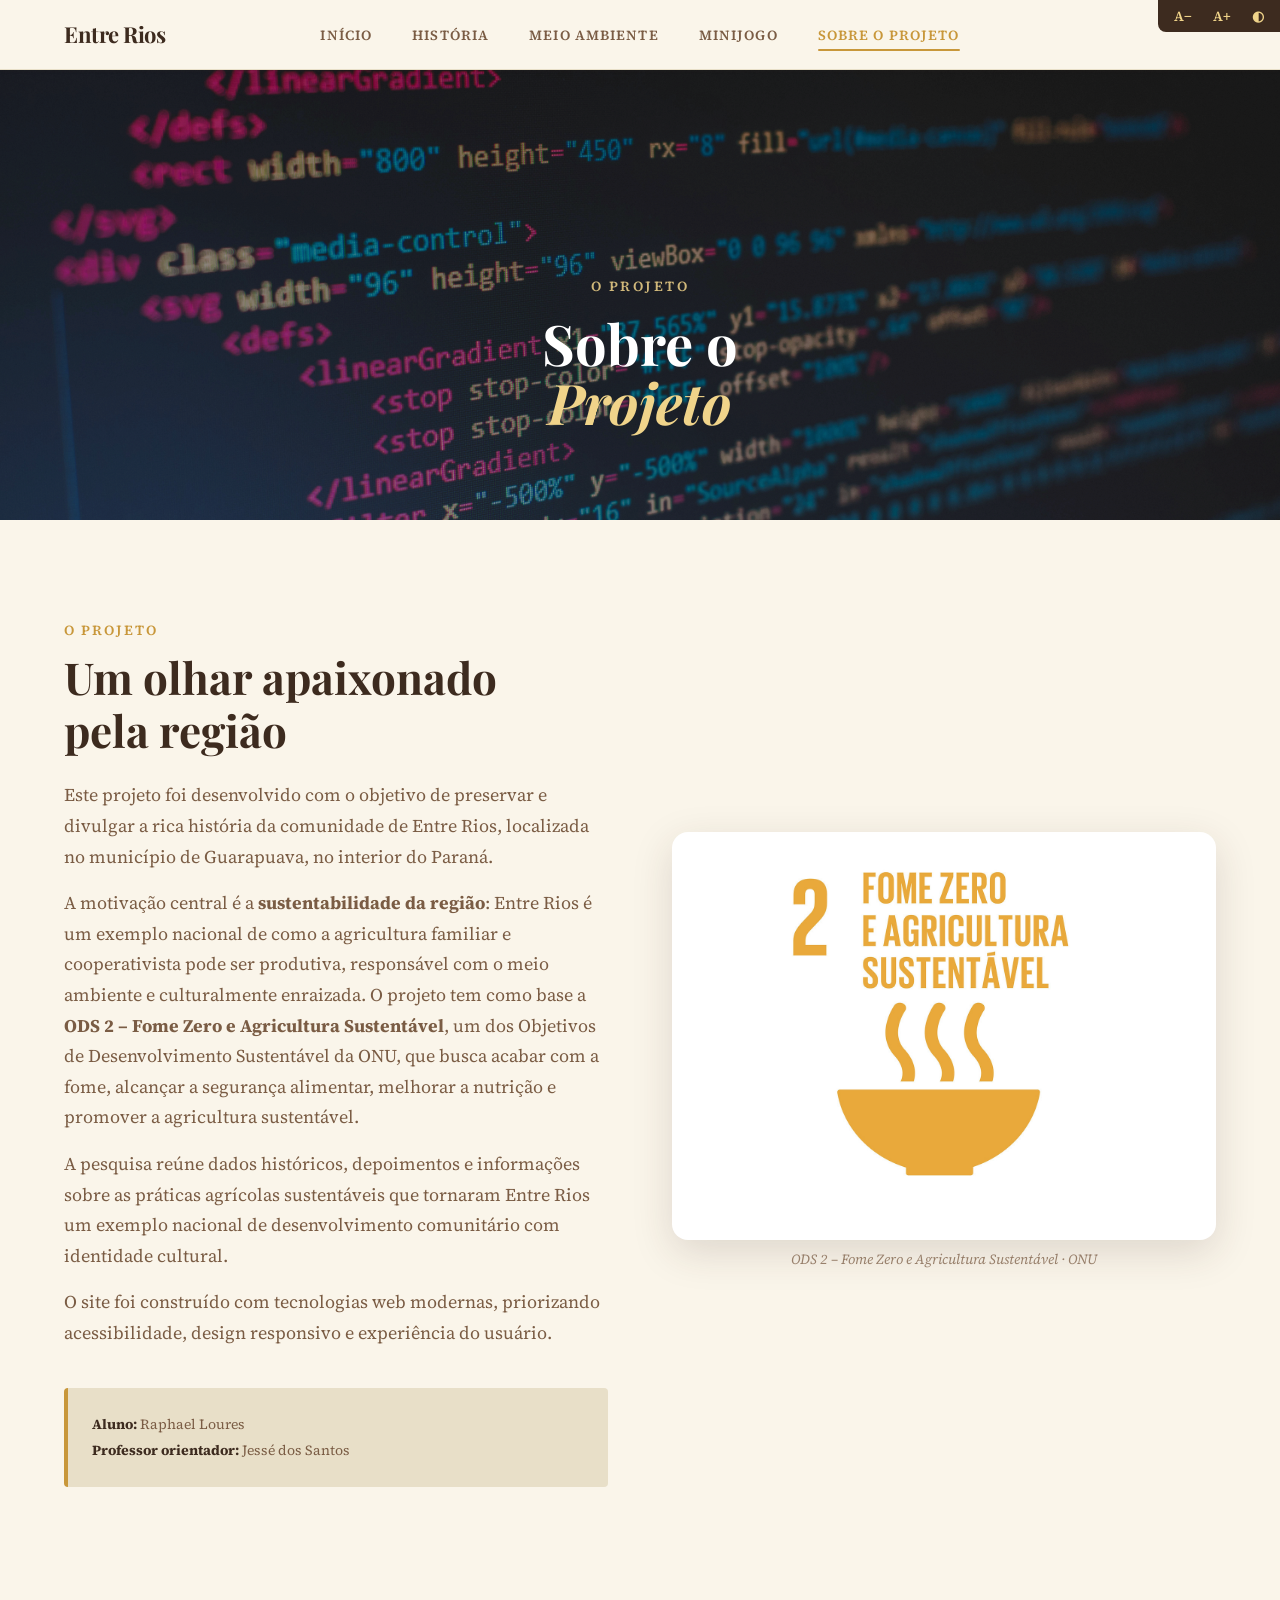
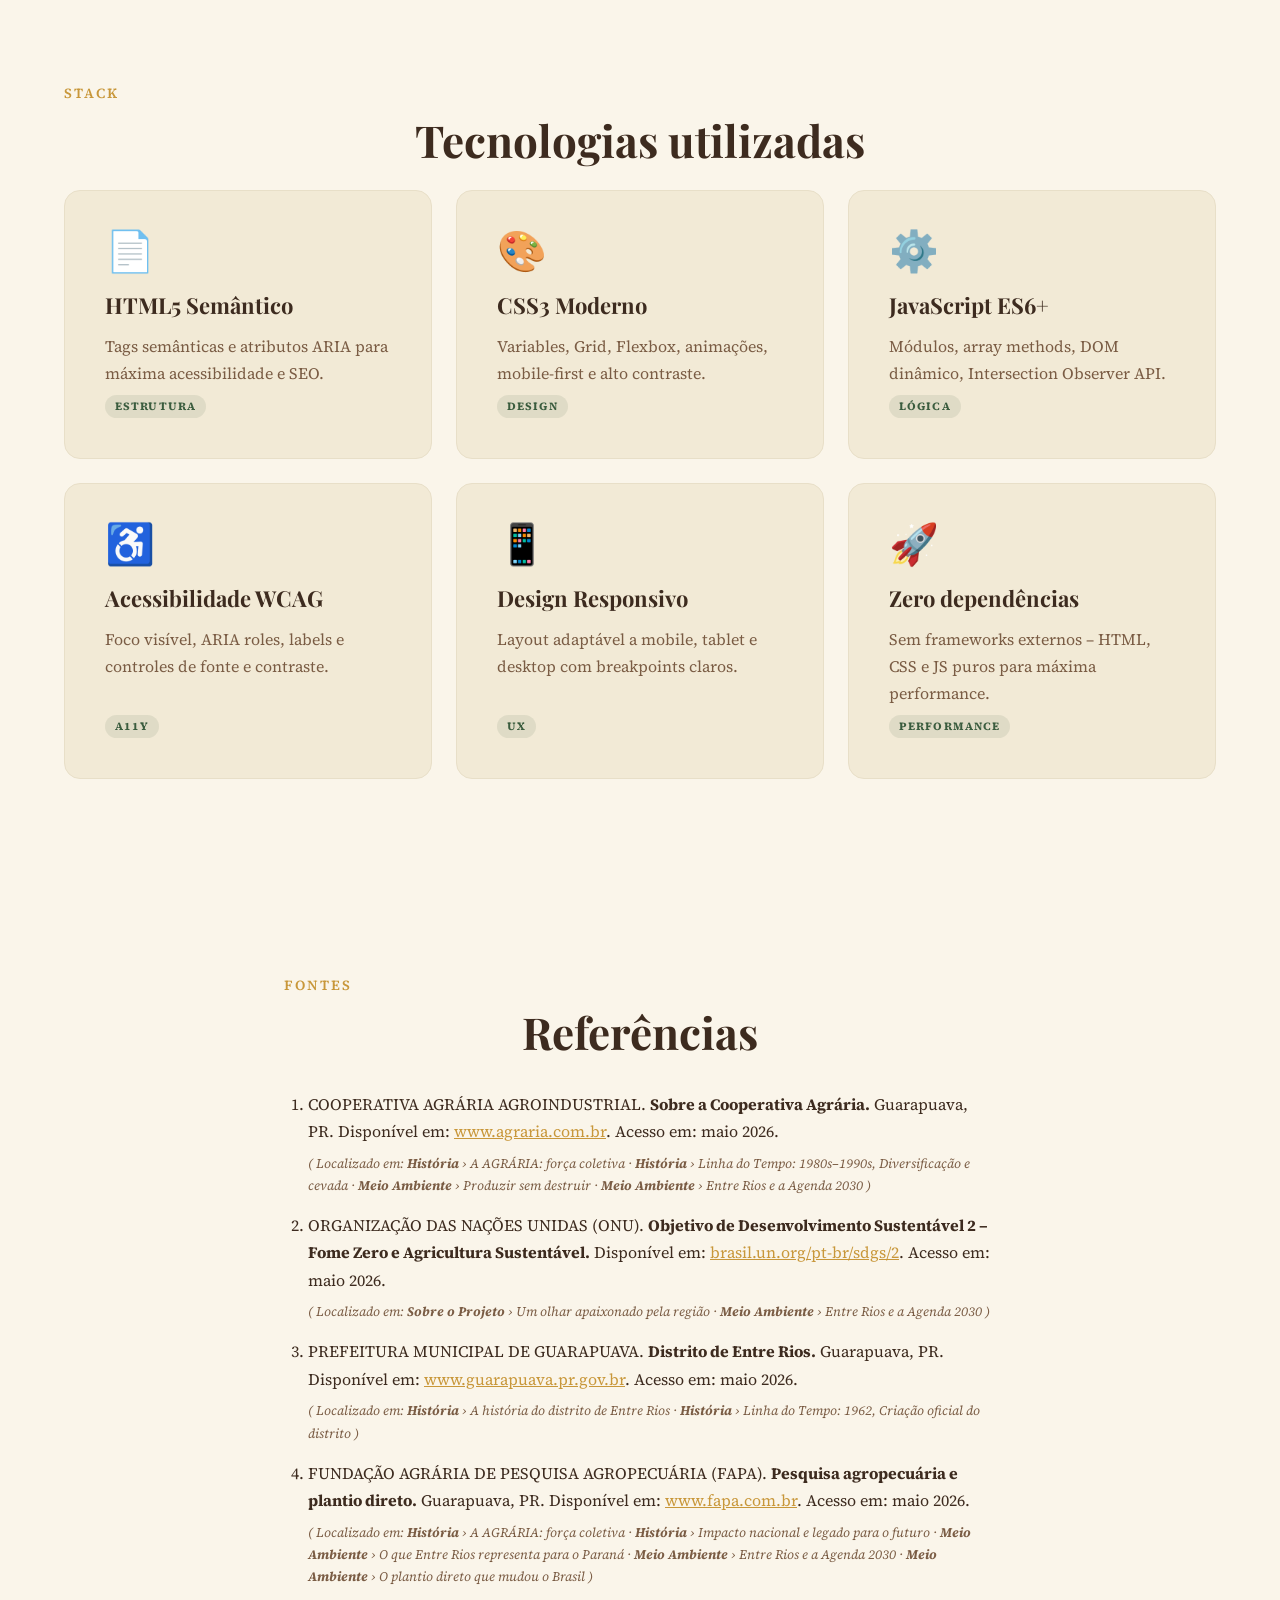
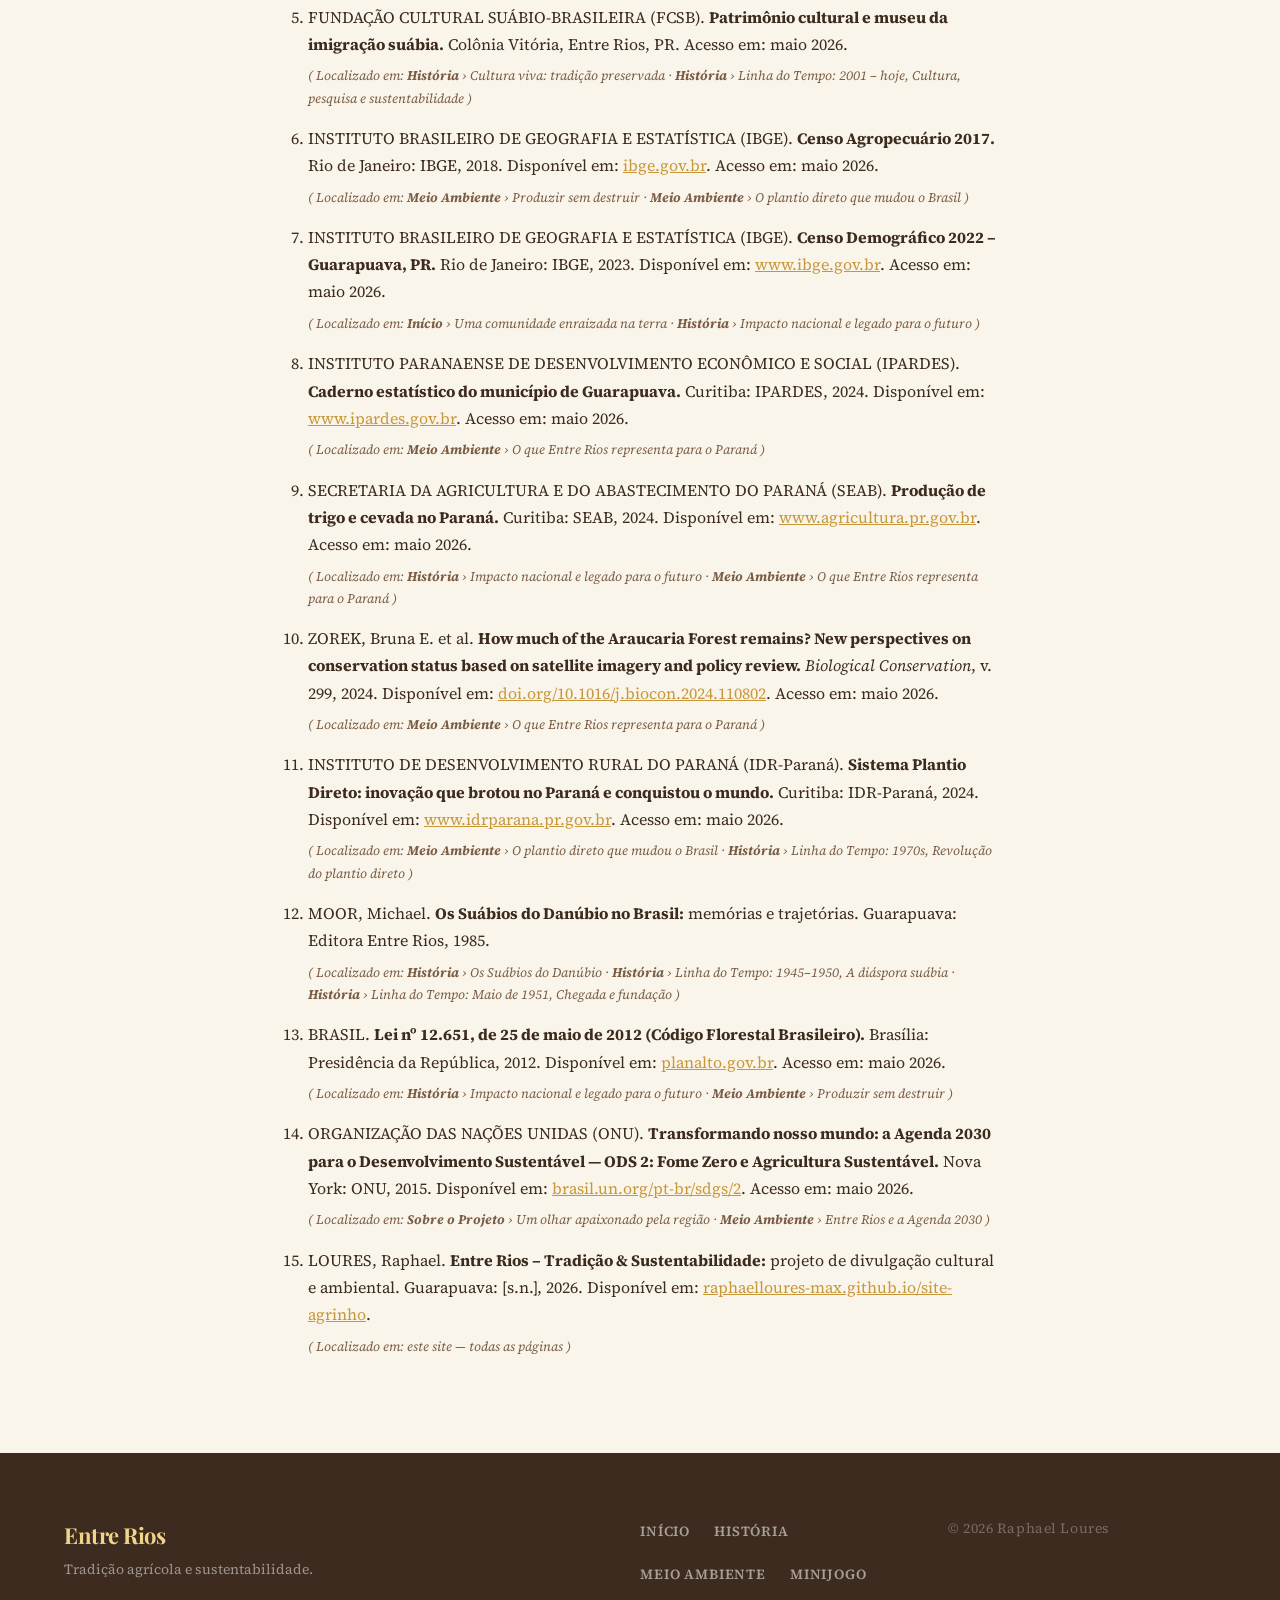
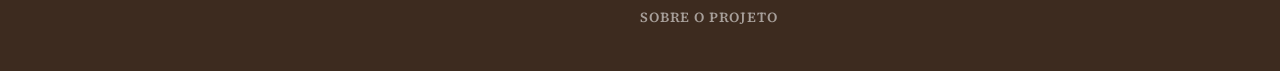
<file: projeto.html>
<!DOCTYPE html>
<html lang="pt-BR">
<head>
  <meta charset="UTF-8" />
  <meta name="viewport" content="width=device-width, initial-scale=1.0" />
  <meta name="description" content="Sobre o Projeto – projeto Entre Rios." />
  <title>Sobre o Projeto – Entre Rios</title>
  <link rel="stylesheet" href="style.css" />
  <link rel="preconnect" href="https://fonts.googleapis.com" />
  <link rel="preconnect" href="https://fonts.gstatic.com" crossorigin />
  <link href="https://fonts.googleapis.com/css2?family=Playfair+Display:ital,wght@0,500;0,700;1,500&family=Source+Serif+4:opsz,wght@8..60,300;8..60,400;8..60,600&display=swap" rel="stylesheet" />
</head>
<body>

  <div class="a11y-bar" role="toolbar" aria-label="Ferramentas de acessibilidade">
    <button class="a11y-btn" id="btn-font-dec" aria-label="Diminuir tamanho da fonte">A−</button>
    <button class="a11y-btn" id="btn-font-inc" aria-label="Aumentar tamanho da fonte">A+</button>
    <button class="a11y-btn" id="btn-contrast" aria-label="Alternar alto contraste">◐</button>
  </div>

  <header class="navbar" role="banner">
    <div class="navbar__inner">
      <a href="index.html" class="navbar__logo" aria-label="Início – Entre Rios">
        <span class="logo-text">Entre Rios</span>
      </a>
      <button class="navbar__toggle" id="nav-toggle" aria-expanded="false" aria-controls="nav-menu" aria-label="Abrir menu de navegação">
        <span class="burger-line"></span>
        <span class="burger-line"></span>
        <span class="burger-line"></span>
      </button>
      <nav id="nav-menu" class="navbar__nav" role="navigation" aria-label="Navegação principal">
        <ul class="nav__list" role="list">
          <li><a href="index.html"         class="nav__link">Início</a></li>
          <li><a href="historia.html"      class="nav__link">História</a></li>
          <li><a href="meio-ambiente.html" class="nav__link">Meio Ambiente</a></li>
          <li><a href="minijogo.html"      class="nav__link">MiniJogo</a></li>
          <li><a href="projeto.html"       class="nav__link active" aria-current="page">Sobre o Projeto</a></li>
        </ul>
      </nav>
    </div>
  </header>

  <main id="main-content">

    <section class="page-hero page-hero--autor" aria-labelledby="projeto-title">
      <div class="hero__grain" aria-hidden="true"></div>
      <div class="page-hero__content reveal">
        <p class="hero__eyebrow">O projeto</p>
        <h1 id="projeto-title" class="hero__title hero__title--sm">Sobre o<br/><em>Projeto</em></h1>
      </div>
    </section>

    <section class="about section-pad" aria-labelledby="projeto-about-title">
      <div class="container grid-2col">
        <div class="about__text reveal">
          <span class="section-tag" aria-hidden="true">O Projeto</span>
          <h2 id="projeto-about-title" class="section-title">Um olhar apaixonado<br />pela região</h2>
          <p>Este projeto foi desenvolvido com o objetivo de preservar e divulgar a rica história da comunidade de Entre Rios, localizada no município de Guarapuava, no interior do Paraná.</p>
          <p>A motivação central é a <strong>sustentabilidade da região</strong>: Entre Rios é um exemplo nacional de como a agricultura familiar e cooperativista pode ser produtiva, responsável com o meio ambiente e culturalmente enraizada. O projeto tem como base a <strong>ODS 2 – Fome Zero e Agricultura Sustentável</strong>, um dos Objetivos de Desenvolvimento Sustentável da ONU, que busca acabar com a fome, alcançar a segurança alimentar, melhorar a nutrição e promover a agricultura sustentável.</p>
          <p>A pesquisa reúne dados históricos, depoimentos e informações sobre as práticas agrícolas sustentáveis que tornaram Entre Rios um exemplo nacional de desenvolvimento comunitário com identidade cultural.</p>
          <p>O site foi construído com tecnologias web modernas, priorizando acessibilidade, design responsivo e experiência do usuário.</p>
          <div class="about__credits">
            <p><strong>Aluno:</strong> Raphael Loures</p>
            <p><strong>Professor orientador:</strong> Jessé dos Santos</p>
          </div>
        </div>
        <figure class="about__visual reveal" aria-label="ODS 2 – Fome Zero e Agricultura Sustentável">
          <div class="about__img-frame" style="background:#fff; display:flex; align-items:center; justify-content:center; padding: 1rem;">
            <img src="img/img_ods2.png" alt="ODS 2 – Fome Zero e Agricultura Sustentável" style="width:100%;height:100%;object-fit:contain;display:block;" />
          </div>
          <figcaption class="about__caption">ODS 2 – Fome Zero e Agricultura Sustentável · ONU</figcaption>
        </figure>
      </div>
    </section>

    <section class="sustentabilidade section-pad" aria-labelledby="tech-title">
      <div class="container">
        <span class="section-tag" aria-hidden="true">Stack</span>
        <h2 id="tech-title" class="section-title section-title--center">Tecnologias utilizadas</h2>
        <div class="cards-grid reveal" id="tech-cards" role="list">

        </div>
      </div>
    </section>

    <section class="about section-pad" aria-labelledby="ref-title">
      <div class="container container--narrow">
        <span class="section-tag" aria-hidden="true">Fontes</span>
        <h2 id="ref-title" class="section-title section-title--center">Referências</h2>
        <ol class="referencias-list" style="list-style:decimal;padding-left:1.5rem;display:flex;flex-direction:column;gap:1rem;margin-top:2rem;">
          <li>
            <p>COOPERATIVA AGRÁRIA AGROINDUSTRIAL. <strong>Sobre a Cooperativa Agrária.</strong> Guarapuava, PR. Disponível em: <a href="https://www.agraria.com.br" target="_blank" rel="noopener noreferrer" style="color:var(--color-wheat);text-decoration:underline;">www.agraria.com.br</a>. Acesso em: maio 2026.</p>
            <p style="font-size:.82rem;color:var(--color-bark);margin-top:.4rem;font-style:italic;">( Localizado em: <strong>História</strong> › A AGRÁRIA: força coletiva · <strong>História</strong> › Linha do Tempo: 1980s–1990s, Diversificação e cevada · <strong>Meio Ambiente</strong> › Produzir sem destruir · <strong>Meio Ambiente</strong> › Entre Rios e a Agenda 2030 )</p>
          </li>
          <li>
            <p>ORGANIZAÇÃO DAS NAÇÕES UNIDAS (ONU). <strong>Objetivo de Desenvolvimento Sustentável 2 – Fome Zero e Agricultura Sustentável.</strong> Disponível em: <a href="https://brasil.un.org/pt-br/sdgs/2" target="_blank" rel="noopener noreferrer" style="color:var(--color-wheat);text-decoration:underline;">brasil.un.org/pt-br/sdgs/2</a>. Acesso em: maio 2026.</p>
            <p style="font-size:.82rem;color:var(--color-bark);margin-top:.4rem;font-style:italic;">( Localizado em: <strong>Sobre o Projeto</strong> › Um olhar apaixonado pela região · <strong>Meio Ambiente</strong> › Entre Rios e a Agenda 2030 )</p>
          </li>
          <li>
            <p>PREFEITURA MUNICIPAL DE GUARAPUAVA. <strong>Distrito de Entre Rios.</strong> Guarapuava, PR. Disponível em: <a href="https://www.guarapuava.pr.gov.br" target="_blank" rel="noopener noreferrer" style="color:var(--color-wheat);text-decoration:underline;">www.guarapuava.pr.gov.br</a>. Acesso em: maio 2026.</p>
            <p style="font-size:.82rem;color:var(--color-bark);margin-top:.4rem;font-style:italic;">( Localizado em: <strong>História</strong> › A história do distrito de Entre Rios · <strong>História</strong> › Linha do Tempo: 1962, Criação oficial do distrito )</p>
          </li>
          <li>
            <p>FUNDAÇÃO AGRÁRIA DE PESQUISA AGROPECUÁRIA (FAPA). <strong>Pesquisa agropecuária e plantio direto.</strong> Guarapuava, PR. Disponível em: <a href="https://www.fapa.com.br" target="_blank" rel="noopener noreferrer" style="color:var(--color-wheat);text-decoration:underline;">www.fapa.com.br</a>. Acesso em: maio 2026.</p>
            <p style="font-size:.82rem;color:var(--color-bark);margin-top:.4rem;font-style:italic;">( Localizado em: <strong>História</strong> › A AGRÁRIA: força coletiva · <strong>História</strong> › Impacto nacional e legado para o futuro · <strong>Meio Ambiente</strong> › O que Entre Rios representa para o Paraná · <strong>Meio Ambiente</strong> › Entre Rios e a Agenda 2030 · <strong>Meio Ambiente</strong> › O plantio direto que mudou o Brasil )</p>
          </li>
          <li>
            <p>FUNDAÇÃO CULTURAL SUÁBIO-BRASILEIRA (FCSB). <strong>Patrimônio cultural e museu da imigração suábia.</strong> Colônia Vitória, Entre Rios, PR. Acesso em: maio 2026.</p>
            <p style="font-size:.82rem;color:var(--color-bark);margin-top:.4rem;font-style:italic;">( Localizado em: <strong>História</strong> › Cultura viva: tradição preservada · <strong>História</strong> › Linha do Tempo: 2001 – hoje, Cultura, pesquisa e sustentabilidade )</p>
          </li>
          <li>
            <p>INSTITUTO BRASILEIRO DE GEOGRAFIA E ESTATÍSTICA (IBGE). <strong>Censo Agropecuário 2017.</strong> Rio de Janeiro: IBGE, 2018. Disponível em: <a href="https://www.ibge.gov.br/estatisticas/economicas/agricultura-e-pecuaria/21814-2017-censo-agropecuario.html" target="_blank" rel="noopener noreferrer" style="color:var(--color-wheat);text-decoration:underline;">ibge.gov.br</a>. Acesso em: maio 2026.</p>
            <p style="font-size:.82rem;color:var(--color-bark);margin-top:.4rem;font-style:italic;">( Localizado em: <strong>Meio Ambiente</strong> › Produzir sem destruir · <strong>Meio Ambiente</strong> › O plantio direto que mudou o Brasil )</p>
          </li>
          <li>
            <p>INSTITUTO BRASILEIRO DE GEOGRAFIA E ESTATÍSTICA (IBGE). <strong>Censo Demográfico 2022 – Guarapuava, PR.</strong> Rio de Janeiro: IBGE, 2023. Disponível em: <a href="https://www.ibge.gov.br" target="_blank" rel="noopener noreferrer" style="color:var(--color-wheat);text-decoration:underline;">www.ibge.gov.br</a>. Acesso em: maio 2026.</p>
            <p style="font-size:.82rem;color:var(--color-bark);margin-top:.4rem;font-style:italic;">( Localizado em: <strong>Início</strong> › Uma comunidade enraizada na terra · <strong>História</strong> › Impacto nacional e legado para o futuro )</p>
          </li>
          <li>
            <p>INSTITUTO PARANAENSE DE DESENVOLVIMENTO ECONÔMICO E SOCIAL (IPARDES). <strong>Caderno estatístico do município de Guarapuava.</strong> Curitiba: IPARDES, 2024. Disponível em: <a href="https://www.ipardes.gov.br" target="_blank" rel="noopener noreferrer" style="color:var(--color-wheat);text-decoration:underline;">www.ipardes.gov.br</a>. Acesso em: maio 2026.</p>
            <p style="font-size:.82rem;color:var(--color-bark);margin-top:.4rem;font-style:italic;">( Localizado em: <strong>Meio Ambiente</strong> › O que Entre Rios representa para o Paraná )</p>
          </li>
          <li>
            <p>SECRETARIA DA AGRICULTURA E DO ABASTECIMENTO DO PARANÁ (SEAB). <strong>Produção de trigo e cevada no Paraná.</strong> Curitiba: SEAB, 2024. Disponível em: <a href="https://www.agricultura.pr.gov.br" target="_blank" rel="noopener noreferrer" style="color:var(--color-wheat);text-decoration:underline;">www.agricultura.pr.gov.br</a>. Acesso em: maio 2026.</p>
            <p style="font-size:.82rem;color:var(--color-bark);margin-top:.4rem;font-style:italic;">( Localizado em: <strong>História</strong> › Impacto nacional e legado para o futuro · <strong>Meio Ambiente</strong> › O que Entre Rios representa para o Paraná )</p>
          </li>
          <li>
            <p>ZOREK, Bruna E. et al. <strong>How much of the Araucaria Forest remains? New perspectives on conservation status based on satellite imagery and policy review.</strong> <em>Biological Conservation</em>, v. 299, 2024. Disponível em: <a href="https://doi.org/10.1016/j.biocon.2024.110802" target="_blank" rel="noopener noreferrer" style="color:var(--color-wheat);text-decoration:underline;">doi.org/10.1016/j.biocon.2024.110802</a>. Acesso em: maio 2026.</p>
            <p style="font-size:.82rem;color:var(--color-bark);margin-top:.4rem;font-style:italic;">( Localizado em: <strong>Meio Ambiente</strong> › O que Entre Rios representa para o Paraná )</p>
          </li>
          <li>
            <p>INSTITUTO DE DESENVOLVIMENTO RURAL DO PARANÁ (IDR-Paraná). <strong>Sistema Plantio Direto: inovação que brotou no Paraná e conquistou o mundo.</strong> Curitiba: IDR-Paraná, 2024. Disponível em: <a href="https://www.idrparana.pr.gov.br" target="_blank" rel="noopener noreferrer" style="color:var(--color-wheat);text-decoration:underline;">www.idrparana.pr.gov.br</a>. Acesso em: maio 2026.</p>
            <p style="font-size:.82rem;color:var(--color-bark);margin-top:.4rem;font-style:italic;">( Localizado em: <strong>Meio Ambiente</strong> › O plantio direto que mudou o Brasil · <strong>História</strong> › Linha do Tempo: 1970s, Revolução do plantio direto )</p>
          </li>
          <li>
            <p>MOOR, Michael. <strong>Os Suábios do Danúbio no Brasil:</strong> memórias e trajetórias. Guarapuava: Editora Entre Rios, 1985.</p>
            <p style="font-size:.82rem;color:var(--color-bark);margin-top:.4rem;font-style:italic;">( Localizado em: <strong>História</strong> › Os Suábios do Danúbio · <strong>História</strong> › Linha do Tempo: 1945–1950, A diáspora suábia · <strong>História</strong> › Linha do Tempo: Maio de 1951, Chegada e fundação )</p>
          </li>
          <li>
            <p>BRASIL. <strong>Lei nº 12.651, de 25 de maio de 2012 (Código Florestal Brasileiro).</strong> Brasília: Presidência da República, 2012. Disponível em: <a href="https://www.planalto.gov.br/ccivil_03/_ato2011-2014/2012/lei/l12651.htm" target="_blank" rel="noopener noreferrer" style="color:var(--color-wheat);text-decoration:underline;">planalto.gov.br</a>. Acesso em: maio 2026.</p>
            <p style="font-size:.82rem;color:var(--color-bark);margin-top:.4rem;font-style:italic;">( Localizado em: <strong>História</strong> › Impacto nacional e legado para o futuro · <strong>Meio Ambiente</strong> › Produzir sem destruir )</p>
          </li>
          <li>
            <p>ORGANIZAÇÃO DAS NAÇÕES UNIDAS (ONU). <strong>Transformando nosso mundo: a Agenda 2030 para o Desenvolvimento Sustentável — ODS 2: Fome Zero e Agricultura Sustentável.</strong> Nova York: ONU, 2015. Disponível em: <a href="https://brasil.un.org/pt-br/sdgs/2" target="_blank" rel="noopener noreferrer" style="color:var(--color-wheat);text-decoration:underline;">brasil.un.org/pt-br/sdgs/2</a>. Acesso em: maio 2026.</p>
            <p style="font-size:.82rem;color:var(--color-bark);margin-top:.4rem;font-style:italic;">( Localizado em: <strong>Sobre o Projeto</strong> › Um olhar apaixonado pela região · <strong>Meio Ambiente</strong> › Entre Rios e a Agenda 2030 )</p>
          </li>
          <li>
            <p>LOURES, Raphael. <strong>Entre Rios – Tradição & Sustentabilidade:</strong> projeto de divulgação cultural e ambiental. Guarapuava: [s.n.], 2026. Disponível em: <a href="https://raphaelloures-max.github.io/site-agrinho" target="_blank" rel="noopener noreferrer" style="color:var(--color-wheat);text-decoration:underline;">raphaelloures-max.github.io/site-agrinho</a>.</p>
            <p style="font-size:.82rem;color:var(--color-bark);margin-top:.4rem;font-style:italic;">( Localizado em: este site — todas as páginas )</p>
          </li>
        </ol>
      </div>
    </section>

  </main>

  <footer class="footer" role="contentinfo">
    <div class="container footer__inner">
      <div class="footer__brand">
        <span class="logo-text">Entre Rios</span>
        <p class="footer__tagline">Tradição agrícola e sustentabilidade.</p>
      </div>
      <nav class="footer__nav" aria-label="Links do rodapé">
        <ul role="list">
          <li><a href="index.html">Início</a></li>
          <li><a href="historia.html">História</a></li>
          <li><a href="meio-ambiente.html">Meio Ambiente</a></li>
          <li><a href="minijogo.html">MiniJogo</a></li>
          <li><a href="projeto.html">Sobre o Projeto</a></li>
        </ul>
      </nav>
      <p class="footer__copy">© 2026 Raphael Loures</p>
    </div>
  </footer>

  <script src="script.js"></script>
</body>
</html>
</file>
<file: style.css>
:root {

  --color-earth:      #3d2b1f;  
  --color-wheat:      #c8973a;  
  --color-wheat-lt:   #f0d48a;  
  --color-green:      #3a5c3e;  
  --color-green-lt:   #6b9c6f;  
  --color-cream:      #faf5ea;  
  --color-paper:      #f2ead6;  
  --color-bark:       #7a5c44;  
  --color-fog:        #e8dfc8;  

  --font-display: 'Playfair Display', Georgia, serif;
  --font-body:    'Source Serif 4', Georgia, serif;
  --fs-base:  1rem;       
  --fs-sm:    0.875rem;
  --fs-lg:    1.125rem;
  --fs-xl:    1.375rem;
  --fs-2xl:   1.75rem;
  --fs-3xl:   2.375rem;
  --fs-4xl:   3.25rem;
  --fs-hero:  clamp(2.5rem, 6vw, 5rem);
  --lh-tight: 1.2;
  --lh-body:  1.7;

  --space-xs:  0.25rem;
  --space-sm:  0.5rem;
  --space-md:  1rem;
  --space-lg:  1.5rem;
  --space-xl:  2.5rem;
  --space-2xl: 4rem;
  --space-3xl: 6rem;

  --radius-sm:  4px;
  --radius-md:  8px;
  --radius-lg:  16px;
  --radius-xl:  24px;
  --radius-full: 9999px;

  --shadow-sm:  0 1px 3px rgba(61,43,31,.10);
  --shadow-md:  0 4px 16px rgba(61,43,31,.12);
  --shadow-lg:  0 12px 40px rgba(61,43,31,.15);

  --ease-out: cubic-bezier(.16,1,.3,1);
  --dur-fast: 150ms;
  --dur-med:  300ms;
  --dur-slow: 600ms;

  --navbar-h:  70px;
  --navbar-bg: rgba(250,245,234,.92);
}

*, *::before, *::after { box-sizing: border-box; margin: 0; padding: 0; }

html {
  font-size: var(--fs-base);
  scroll-behavior: smooth;
  -webkit-text-size-adjust: 100%;
}

body {
  font-family: var(--font-body);
  font-size: var(--fs-base);
  line-height: var(--lh-body);
  color: var(--color-earth);
  background-color: var(--color-cream);
  min-height: 100dvh;
  overflow-x: hidden;
}

img, svg { display: block; max-width: 100%; }

a {
  color: inherit;
  text-decoration: none;
  transition: color var(--dur-fast) ease;
}

ul, ol { list-style: none; }

button { cursor: pointer; font-family: inherit; border: none; background: none; }

:focus-visible {
  outline: 3px solid var(--color-wheat);
  outline-offset: 3px;
  border-radius: var(--radius-sm);
}

body.high-contrast {
  --color-earth:    #000000;
  --color-wheat:    #ffcc00;
  --color-wheat-lt: #ffee66;
  --color-green:    #00aa44;
  --color-cream:    #ffffff;
  --color-paper:    #f0f0f0;
  --color-bark:     #333333;
  --color-fog:      #aaaaaa;
  --navbar-bg:      rgba(255,255,255,.98);
}

body.high-contrast .hero__overlay,
body.high-contrast .page-hero::after {
  background: rgba(0,0,0,.75) !important;
}

body.high-contrast .btn-primary { background: #000; color: #ffcc00; border-color: #000; }
body.high-contrast .btn-secondary { border-color: #000; color: #000; }

.a11y-bar {
  position: fixed;
  top: 0; right: 0;
  z-index: 9999;
  display: flex;
  gap: var(--space-xs);
  padding: var(--space-xs) var(--space-sm);
  background: var(--color-earth);
  border-bottom-left-radius: var(--radius-md);
}

.a11y-btn {
  background: transparent;
  color: var(--color-wheat-lt);
  font-family: var(--font-body);
  font-size: var(--fs-sm);
  font-weight: 600;
  padding: 2px 8px;
  border-radius: var(--radius-sm);
  transition: background var(--dur-fast);
  letter-spacing: .03em;
}

.a11y-btn:hover, .a11y-btn:focus-visible {
  background: rgba(255,255,255,.15);
}

.navbar {
  position: sticky;
  top: 0;
  z-index: 1000;
  height: var(--navbar-h);
  background: var(--navbar-bg);
  backdrop-filter: blur(12px);
  -webkit-backdrop-filter: blur(12px);
  border-bottom: 1px solid var(--color-fog);
  box-shadow: var(--shadow-sm);
  transition: box-shadow var(--dur-med) ease;
}

.navbar.scrolled { box-shadow: var(--shadow-md); }

.navbar__inner {
  max-width: 1200px;
  margin: 0 auto;
  height: 100%;
  padding: 0 var(--space-lg);
  display: grid;
  grid-template-columns: 1fr auto 1fr;
  align-items: center;
  gap: var(--space-xl);
}

.navbar__logo {
  grid-column: 1;
  display: flex;
  align-items: center;
  gap: var(--space-sm);
  text-decoration: none;
  flex-shrink: 0;
}

.logo-mark {
  font-size: 1.6rem;
  color: var(--color-wheat);
  line-height: 1;
}

.logo-text {
  font-family: var(--font-display);
  font-size: var(--fs-xl);
  font-weight: 700;
  color: var(--color-earth);
  letter-spacing: -.02em;
}

.navbar__nav {
  grid-column: 2;
  display: flex;
  justify-content: center;
}

.nav__list {
  display: flex;
  align-items: center;
  gap: var(--space-xl);
}

.nav__link {
  font-family: var(--font-body);
  font-size: var(--fs-sm);
  font-weight: 600;
  letter-spacing: .08em;
  text-transform: uppercase;
  color: var(--color-bark);
  padding: var(--space-xs) 0;
  position: relative;
  transition: color var(--dur-fast) ease;
}

.nav__link::after {
  content: '';
  position: absolute;
  bottom: -2px; left: 0;
  width: 0; height: 2px;
  background: var(--color-wheat);
  border-radius: var(--radius-full);
  transition: width var(--dur-med) var(--ease-out);
}

.nav__link:hover { color: var(--color-earth); }
.nav__link:hover::after { width: 100%; }

.nav__link.active {
  color: var(--color-wheat);
}
.nav__link.active::after { width: 100%; }

.navbar__toggle {
  grid-column: 3;
  justify-self: end;
  display: none;
  flex-direction: column;
  gap: 5px;
  padding: var(--space-sm);
  border-radius: var(--radius-sm);
  transition: background var(--dur-fast);
}

.navbar__toggle:hover { background: var(--color-fog); }

.burger-line {
  display: block;
  width: 22px; height: 2px;
  background: var(--color-earth);
  border-radius: var(--radius-full);
  transition: transform var(--dur-med) var(--ease-out), opacity var(--dur-fast);
}

.navbar__toggle[aria-expanded="true"] .burger-line:nth-child(1) {
  transform: translateY(7px) rotate(45deg);
}
.navbar__toggle[aria-expanded="true"] .burger-line:nth-child(2) {
  opacity: 0;
}
.navbar__toggle[aria-expanded="true"] .burger-line:nth-child(3) {
  transform: translateY(-7px) rotate(-45deg);
}

.container {
  max-width: 1200px;
  margin: 0 auto;
  padding: 0 var(--space-lg);
}

.container--narrow {
  max-width: 760px;
  margin: 0 auto;
  padding: 0 var(--space-lg);
}

.section-pad { padding: var(--space-3xl) 0; }

.grid-2col {
  display: grid;
  grid-template-columns: 1fr;  
  gap: var(--space-2xl);
  align-items: center;
}

.cards-grid {
  display: grid;
  grid-template-columns: 1fr;  
  gap: var(--space-lg);
}

.section-tag {
  display: inline-block;
  font-size: var(--fs-sm);
  font-weight: 600;
  letter-spacing: .14em;
  text-transform: uppercase;
  color: var(--color-wheat);
  margin-bottom: var(--space-sm);
}

.section-title {
  font-family: var(--font-display);
  font-size: clamp(1.75rem, 4vw, 2.75rem);
  font-weight: 700;
  line-height: var(--lh-tight);
  color: var(--color-earth);
  margin-bottom: var(--space-lg);
}

.section-title--center { text-align: center; }

.section-title em {
  font-style: italic;
  color: var(--color-wheat);
}

.btn-primary {
  display: inline-flex;
  align-items: center;
  gap: var(--space-sm);
  background: var(--color-wheat);
  color: var(--color-earth);
  font-family: var(--font-body);
  font-size: var(--fs-sm);
  font-weight: 700;
  letter-spacing: .06em;
  text-transform: uppercase;
  padding: var(--space-md) var(--space-xl);
  border-radius: var(--radius-full);
  border: 2px solid var(--color-wheat);
  transition: background var(--dur-med), color var(--dur-med), transform var(--dur-fast);
  box-shadow: 0 4px 14px rgba(200,151,58,.35);
}

.btn-primary:hover, .btn-primary:focus-visible {
  background: var(--color-earth);
  color: var(--color-wheat-lt);
  transform: translateY(-2px);
}

.btn-primary--light {
  background: var(--color-cream);
  color: var(--color-earth);
  border-color: var(--color-cream);
  box-shadow: none;
}

.btn-primary--light:hover {
  background: var(--color-wheat);
  border-color: var(--color-wheat);
  color: var(--color-earth);
}

.btn-secondary {
  display: inline-flex;
  align-items: center;
  gap: var(--space-sm);
  background: transparent;
  color: var(--color-earth);
  font-family: var(--font-body);
  font-size: var(--fs-sm);
  font-weight: 600;
  letter-spacing: .04em;
  padding: var(--space-sm) 0;
  border-bottom: 2px solid var(--color-wheat);
  transition: color var(--dur-fast), border-color var(--dur-fast);
}

.btn-secondary:hover { color: var(--color-wheat); }

.hero {
  position: relative;
  min-height: 100svh;
  display: flex;
  flex-direction: column;
  justify-content: center;
  align-items: flex-start;
  overflow: hidden;
  padding: var(--space-3xl) var(--space-lg);
  padding-top: calc(var(--navbar-h) + var(--space-3xl));
}

.hero__bg {
  position: absolute;
  inset: 0;
  background: #2e1f0e;
  z-index: 0;
}

.hero__bg::before {
  content: '';
  position: absolute;
  inset: 0;
  background: url('img/img_colheita.png') center center / cover no-repeat;
  z-index: 0;
}

.hero__overlay {
  position: absolute;
  inset: 0;
  background: linear-gradient(to right, rgba(61,43,31,.7) 0%, rgba(61,43,31,.1) 100%);
  z-index: 1;
}

.hero__grain {
  position: absolute;
  inset: 0;
  z-index: 2;
  background-image: url("data:image/svg+xml,%3Csvg xmlns='http://www.w3.org/2000/svg' width='300' height='300'%3E%3Cfilter id='n'%3E%3CfeTurbulence type='fractalNoise' baseFrequency='0.9' numOctaves='4' stitchTiles='stitch'/%3E%3C/filter%3E%3Crect width='300' height='300' filter='url(%23n)' opacity='0.04'/%3E%3C/svg%3E");
  opacity: .45;
  pointer-events: none;
}

.hero__particles { position: absolute; inset: 0; z-index: 2; pointer-events: none; }

.wheat-particle {
  position: absolute;
  font-size: 1.2rem;
  opacity: 0;
  animation: floatUp var(--dur, 8s) var(--delay, 0s) infinite ease-in-out;
}

@keyframes floatUp {
  0%   { transform: translateY(0) rotate(0deg); opacity: 0; }
  10%  { opacity: .4; }
  90%  { opacity: .15; }
  100% { transform: translateY(-120vh) rotate(360deg); opacity: 0; }
}

.hero__content {
  position: relative;
  z-index: 3;
  max-width: 680px;
}

.hero__eyebrow {
  font-size: var(--fs-sm);
  font-weight: 600;
  letter-spacing: .18em;
  text-transform: uppercase;
  color: var(--color-wheat-lt);
  margin-bottom: var(--space-md);
  opacity: .85;
}

.hero__title {
  font-family: var(--font-display);
  font-size: var(--fs-hero);
  font-weight: 700;
  line-height: 1.05;
  color: #fff;
  margin-bottom: var(--space-lg);
}

.hero__title em {
  font-style: italic;
  color: var(--color-wheat-lt);
}

.hero__title--sm { font-size: clamp(2rem, 5vw, 3.5rem); }

.hero__subtitle {
  font-size: var(--fs-lg);
  color: rgba(255,255,255,.82);
  max-width: 560px;
  margin-bottom: var(--space-xl);
  line-height: var(--lh-body);
}

.hero__scroll-hint {
  position: absolute;
  bottom: var(--space-xl);
  left: 50%;
  transform: translateX(-50%);
  z-index: 3;
  display: flex;
  flex-direction: column;
  align-items: center;
  gap: var(--space-sm);
  color: rgba(255,255,255,.5);
}

.scroll-line {
  display: block;
  width: 1px; height: 50px;
  background: linear-gradient(to bottom, transparent, rgba(255,255,255,.5));
  animation: scrollPulse 2s ease-in-out infinite;
}

.scroll-text {
  font-size: .7rem;
  letter-spacing: .12em;
  text-transform: uppercase;
}

@keyframes scrollPulse {
  0%, 100% { opacity: .3; transform: scaleY(1); }
  50%       { opacity: 1;  transform: scaleY(1.1); }
}

.page-hero {
  position: relative;
  min-height: 50vh;
  display: flex;
  align-items: flex-end;
  padding: var(--space-3xl) var(--space-lg) var(--space-2xl);
  padding-top: calc(var(--navbar-h) + var(--space-3xl));
  overflow: hidden;
}

.page-hero--historia {
  background: #2a1a3a url('img/banner_codigo.jpg') center center / cover no-repeat;
}

.page-hero--historia-bg {
  background: #1a0f08 url('img/img_imigrantes.png') center 30% / cover no-repeat;
}

.page-hero--ambiente {
  background: #0a1a08 url('img/img_mata.png') center 40% / cover no-repeat;
}

.page-hero--autor {
  background: #0a0d1a url('img/banner_arcade.jpg') center center / cover no-repeat;
}

.page-hero::after {
  content: '';
  position: absolute;
  inset: 0;
  background: rgba(0,0,0,.35);
  z-index: 1;
}

.page-hero__content {
  position: relative;
  z-index: 2;
  max-width: 700px;
  margin: 0 auto;
  text-align: center;
  width: 100%;
}

.stats-band {
  background: var(--color-earth);
  padding: var(--space-xl) 0;
}

.stats-grid {
  max-width: 1200px;
  margin: 0 auto;
  padding: 0 var(--space-lg);
  display: grid;
  grid-template-columns: repeat(2, 1fr); 
  gap: var(--space-lg);
}

.stat-item {
  text-align: center;
  padding: var(--space-md);
}

.stat-number {
  font-family: var(--font-display);
  font-size: clamp(2rem, 5vw, 3rem);
  font-weight: 700;
  color: var(--color-wheat);
  line-height: 1;
  display: block;
}

.stat-label {
  font-size: var(--fs-sm);
  color: rgba(255,255,255,.65);
  letter-spacing: .06em;
  margin-top: var(--space-xs);
  display: block;
}

.about {
  background: var(--color-cream);
}

.about__text p {
  color: var(--color-bark);
  margin-bottom: var(--space-md);
  font-size: var(--fs-lg);
}

.about__visual { width: 100%; }

.about__img-frame {
  border-radius: var(--radius-lg);
  overflow: hidden;
  box-shadow: var(--shadow-lg);
  aspect-ratio: 4/3;
}

.img-placeholder {
  width: 100%; height: 100%;
  display: flex;
  align-items: center;
  justify-content: center;
  font-size: 5rem;
}

.img-placeholder--golden {
  background: linear-gradient(135deg, #c8973a 0%, #8a6835 50%, #4a3520 100%);
}
.img-placeholder--earth {
  background: linear-gradient(135deg, #4a3520 0%, #7a5c44 60%, #c8973a 100%);
}
.img-placeholder--forest {
  background: linear-gradient(135deg, #3a5c3e 0%, #6b9c6f 60%, #c8973a 100%);
}

.about__caption {
  font-size: var(--fs-sm);
  color: var(--color-bark);
  text-align: center;
  margin-top: var(--space-sm);
  font-style: italic;
  opacity: .75;
}

.pillars { background: var(--color-paper); }

#tab-buttons {
  display: flex;
  flex-wrap: wrap;
  justify-content: center;
  gap: var(--space-sm);
  margin-bottom: var(--space-xl);
}

.tab-btn {
  font-family: var(--font-body);
  font-size: var(--fs-sm);
  font-weight: 600;
  letter-spacing: .06em;
  text-transform: uppercase;
  color: var(--color-bark);
  padding: var(--space-sm) var(--space-lg);
  border-radius: var(--radius-full);
  border: 2px solid var(--color-fog);
  background: transparent;
  transition: all var(--dur-med) ease;
}

.tab-btn:hover {
  border-color: var(--color-wheat);
  color: var(--color-earth);
}

.tab-btn.active, .tab-btn[aria-selected="true"] {
  background: var(--color-wheat);
  border-color: var(--color-wheat);
  color: var(--color-earth);
}

.tabs__panels { position: relative; }

.tab-panel {
  display: none;
  animation: fadeSlideIn var(--dur-med) var(--ease-out);
}

.tab-panel.active { display: grid; }

@keyframes fadeSlideIn {
  from { opacity: 0; transform: translateY(12px); }
  to   { opacity: 1; transform: translateY(0); }
}

.tab-panel__inner {
  display: grid;
  grid-template-columns: 1fr;
  gap: var(--space-xl);
  align-items: center;
  padding: var(--space-xl);
  background: var(--color-cream);
  border-radius: var(--radius-lg);
  box-shadow: var(--shadow-md);
}

.tab-panel__img-wrap {
  width: 100%;
  max-width: 320px;
  margin: 0 auto;
  border-radius: var(--radius-md);
  overflow: hidden;
  box-shadow: var(--shadow-sm);
  aspect-ratio: 4 / 3;
}

.tab-panel__img {
  width: 100%;
  height: 100%;
  object-fit: cover;
  display: block;
  transition: transform 0.5s ease;
}

.tab-panel__img-wrap:hover .tab-panel__img {
  transform: scale(1.04);
}

.tab-panel__inner--solo {
  grid-template-columns: 1fr !important;
  text-align: center;
  max-width: 680px;
  margin: 0 auto;
}

.tab-panel__title {
  font-family: var(--font-display);
  font-size: var(--fs-2xl);
  font-weight: 700;
  color: var(--color-earth);
  margin-bottom: var(--space-sm);
}

.tab-panel__text {
  color: var(--color-bark);
  font-size: var(--fs-lg);
  line-height: var(--lh-body);
}

.gallery { background: var(--color-earth); }
.gallery .section-tag { color: var(--color-wheat-lt); }
.gallery .section-title { color: #fff; }

.carousel { position: relative; overflow: hidden; }

.carousel__track {
  display: flex;
  transition: transform var(--dur-slow) var(--ease-out);
  will-change: transform;
}

.carousel__slide {
  flex: 0 0 100%;
  padding: 0 var(--space-sm);
}

.carousel__img-wrap {
  border-radius: var(--radius-lg);
  overflow: hidden;
  aspect-ratio: 16/9;
}

.carousel__img-placeholder {
  width: 100%; height: 100%;
  display: flex;
  flex-direction: column;
  align-items: center;
  justify-content: center;
  gap: var(--space-md);
}

.carousel__caption {
  padding: var(--space-md) var(--space-sm) 0;
  color: rgba(255,255,255,.7);
  font-size: var(--fs-sm);
  text-align: center;
  font-style: italic;
}

.carousel__controls {
  display: flex;
  align-items: center;
  justify-content: center;
  gap: var(--space-lg);
  margin-top: var(--space-xl);
}

.carousel__btn {
  width: 44px; height: 44px;
  border-radius: var(--radius-full);
  border: 2px solid rgba(255,255,255,.3);
  color: #fff;
  font-size: var(--fs-xl);
  display: flex;
  align-items: center;
  justify-content: center;
  transition: all var(--dur-fast);
  background: rgba(255,255,255,.08);
}

.carousel__btn:hover, .carousel__btn:focus-visible {
  background: var(--color-wheat);
  border-color: var(--color-wheat);
  color: var(--color-earth);
}

.carousel__dots { display: flex; gap: var(--space-sm); }

.carousel__dot {
  width: 8px; height: 8px;
  border-radius: var(--radius-full);
  background: rgba(255,255,255,.3);
  border: none;
  transition: all var(--dur-med);
  cursor: pointer;
}

.carousel__dot.active {
  background: var(--color-wheat);
  width: 24px;
}

.sustentabilidade { background: var(--color-cream); }

.card {
  background: var(--color-paper);
  border: 1px solid var(--color-fog);
  border-radius: var(--radius-lg);
  padding: var(--space-xl);
  display: flex;
  flex-direction: column;
  gap: var(--space-sm);
  transition: transform var(--dur-med) var(--ease-out), box-shadow var(--dur-med);
  role: listitem;
}

.card:hover {
  transform: translateY(-4px);
  box-shadow: var(--shadow-lg);
}

.card__icon {
  font-size: 2.5rem;
  line-height: 1;
  margin-bottom: var(--space-sm);
}

.card__title {
  font-family: var(--font-display);
  font-size: var(--fs-xl);
  font-weight: 700;
  color: var(--color-earth);
}

.card__text {
  font-size: var(--fs-base);
  color: var(--color-bark);
  line-height: var(--lh-body);
  flex: 1;
}

.card__tag {
  display: inline-block;
  font-size: .7rem;
  font-weight: 700;
  letter-spacing: .1em;
  text-transform: uppercase;
  color: var(--color-green);
  background: rgba(58,92,62,.1);
  padding: 2px 10px;
  border-radius: var(--radius-full);
  align-self: flex-start;
}

.cta-band {
  background: var(--color-green);
  padding: var(--space-2xl) 0;
}

.cta-band__inner {
  display: flex;
  flex-direction: column;
  gap: var(--space-xl);
  align-items: flex-start;
}

.cta-band__title {
  font-family: var(--font-display);
  font-size: clamp(1.5rem, 3vw, 2.25rem);
  font-weight: 700;
  color: #fff;
  line-height: var(--lh-tight);
}

.cta-band__sub {
  color: rgba(255,255,255,.75);
  font-size: var(--fs-lg);
  margin-top: var(--space-sm);
}

.timeline-section { background: var(--color-paper); }

.timeline {
  position: relative;
  max-width: 800px;
  margin: 0 auto;
  padding: var(--space-lg) 0;
}

.timeline::before {
  content: '';
  position: absolute;
  left: 18px;
  top: 0; bottom: 0;
  width: 2px;
  background: var(--color-fog);
}

.timeline__item {
  position: relative;
  padding-left: 56px;
  margin-bottom: var(--space-2xl);
  animation: revealIn var(--dur-slow) var(--ease-out) both;
}

.timeline__item::before {
  content: '';
  position: absolute;
  left: 10px; top: 6px;
  width: 18px; height: 18px;
  border-radius: var(--radius-full);
  background: var(--color-wheat);
  border: 3px solid var(--color-cream);
  box-shadow: 0 0 0 2px var(--color-wheat);
  z-index: 1;
}

.timeline__year {
  font-family: var(--font-display);
  font-size: var(--fs-sm);
  font-weight: 700;
  color: var(--color-wheat);
  letter-spacing: .1em;
  margin-bottom: var(--space-xs);
}

.timeline__title {
  font-family: var(--font-display);
  font-size: var(--fs-xl);
  font-weight: 700;
  color: var(--color-earth);
  margin-bottom: var(--space-sm);
}

.timeline__text {
  color: var(--color-bark);
  line-height: var(--lh-body);
}

.accordion-section { background: var(--color-cream); }

.about__credits {
  margin-top: var(--space-xl);
  padding: var(--space-lg);
  background: var(--color-fog);
  border-left: 4px solid var(--color-wheat);
  border-radius: var(--radius-sm);
}
.about__credits p {
  margin: 0;
  font-size: var(--fs-sm);
  color: var(--color-bark);
  line-height: 1.8;
}
.about__credits strong {
  color: var(--color-earth);
}

.accordion__item {
  border: 1px solid var(--color-fog);
  border-radius: var(--radius-md);
  margin-bottom: var(--space-sm);
  overflow: hidden;
  transition: box-shadow var(--dur-fast);
}

.accordion__item:hover { box-shadow: var(--shadow-sm); }

.accordion__trigger {
  width: 100%;
  display: flex;
  align-items: center;
  justify-content: space-between;
  padding: var(--space-md) var(--space-lg);
  background: var(--color-paper);
  text-align: left;
  font-family: var(--font-display);
  font-size: var(--fs-lg);
  font-weight: 600;
  color: var(--color-earth);
  transition: background var(--dur-fast), color var(--dur-fast);
  gap: var(--space-md);
}

.accordion__trigger[aria-expanded="true"] {
  background: var(--color-earth);
  color: var(--color-wheat-lt);
}

.accordion__icon {
  font-size: var(--fs-xl);
  font-weight: 300;
  flex-shrink: 0;
  transition: transform var(--dur-med) var(--ease-out);
  font-style: normal;
}

.accordion__trigger[aria-expanded="true"] .accordion__icon {
  transform: rotate(45deg);
}

.accordion__panel {
  display: none;
  padding: var(--space-lg);
  background: var(--color-cream);
  color: var(--color-bark);
  line-height: var(--lh-body);
  font-size: var(--fs-base);
  border-top: 1px solid var(--color-fog);
  animation: fadeSlideIn var(--dur-med) var(--ease-out);
}

.footer {
  background: var(--color-earth);
  padding: var(--space-2xl) 0 var(--space-xl);
}

.footer__inner {
  display: grid;
  grid-template-columns: 1fr;
  gap: var(--space-xl);
  align-items: start;
}

.footer__brand .logo-text { color: var(--color-wheat-lt); }
.footer__brand .logo-mark { color: var(--color-wheat); }

.footer__tagline {
  font-size: var(--fs-sm);
  color: rgba(255,255,255,.5);
  margin-top: var(--space-xs);
}

.footer__nav ul {
  display: flex;
  flex-wrap: wrap;
  gap: var(--space-md) var(--space-lg);
}

.footer__nav a {
  font-size: var(--fs-sm);
  font-weight: 600;
  letter-spacing: .06em;
  text-transform: uppercase;
  color: rgba(255,255,255,.55);
  transition: color var(--dur-fast);
}

.footer__nav a:hover { color: var(--color-wheat); }

.footer__copy {
  font-size: var(--fs-sm);
  color: rgba(255,255,255,.3);
  letter-spacing: .04em;
}

.reveal {
  opacity: 0;
  transform: translateY(32px);
  transition:
    opacity var(--dur-slow) var(--ease-out),
    transform var(--dur-slow) var(--ease-out);
}

.reveal.visible {
  opacity: 1;
  transform: translateY(0);
}

.reveal > *:nth-child(2) { transition-delay: 80ms; }
.reveal > *:nth-child(3) { transition-delay: 160ms; }
.reveal > *:nth-child(4) { transition-delay: 240ms; }

@keyframes revealIn {
  from { opacity: 0; transform: translateX(-16px); }
  to   { opacity: 1; transform: translateX(0); }
}

@media (min-width: 640px) {

  .grid-2col { grid-template-columns: 1fr 1fr; }

  .cards-grid { grid-template-columns: repeat(2, 1fr); }

  .stats-grid { grid-template-columns: repeat(4, 1fr); }

  .cta-band__inner {
    flex-direction: row;
    align-items: center;
    justify-content: space-between;
  }

  .timeline::before { left: 50%; transform: translateX(-50%); }

  .timeline__item {
    width: 50%;
    padding-left: 0;
    padding-right: var(--space-2xl);
    text-align: right;
  }

  .timeline__item:nth-child(even) {
    margin-left: 50%;
    padding-right: 0;
    padding-left: var(--space-2xl);
    text-align: left;
  }

  .timeline__item::before {
    left: auto;
    right: -9px;
  }

  .timeline__item:nth-child(even)::before {
    left: -9px;
    right: auto;
  }

  .footer__inner { grid-template-columns: 1fr 1fr; }
}

@media (min-width: 960px) {

  .navbar__toggle { display: none; }

  .navbar__nav {
    position: static;
    padding: 0;
    background: transparent;
    border: none;
    box-shadow: none;
  }

  .nav__list { flex-direction: row; }

  .cards-grid { grid-template-columns: repeat(3, 1fr); }

  .tab-panel__inner { grid-template-columns: 1fr 2fr; }
  .tab-panel__inner--solo { grid-template-columns: 1fr !important; }
  .tab-panel__img-wrap { max-width: 100%; }

  .carousel__slide { flex: 0 0 33.333%; }

  .footer__inner { grid-template-columns: 2fr 1fr 1fr; }
}

@media (max-width: 959px) {
  .navbar__inner {
    display: flex;
    justify-content: space-between;
    gap: 0;
  }

  .navbar__toggle {
    display: flex;
    grid-column: unset;
    justify-self: unset;
  }

  .navbar__nav {
    grid-column: unset;
    position: absolute;
    top: var(--navbar-h);
    left: 0; right: 0;
    background: var(--navbar-bg);
    backdrop-filter: blur(16px);
    border-bottom: 1px solid var(--color-fog);
    box-shadow: var(--shadow-md);
    padding: var(--space-lg);

    clip-path: polygon(0 0, 100% 0, 100% 0, 0 0);
    pointer-events: none;
    transition: clip-path var(--dur-med) var(--ease-out);
  }

  .navbar__nav.open {
    clip-path: polygon(0 0, 100% 0, 100% 100%, 0 100%);
    pointer-events: all;
  }

  .nav__list {
    flex-direction: column;
    align-items: center;
    gap: var(--space-lg);
  }

  .nav__link { font-size: var(--fs-base); }
}

@media print {
  .navbar, .a11y-bar, .hero__particles, .hero__scroll-hint { display: none; }
  body { font-size: 12pt; color: #000; background: #fff; }
  a { text-decoration: underline; }
}
</file>
